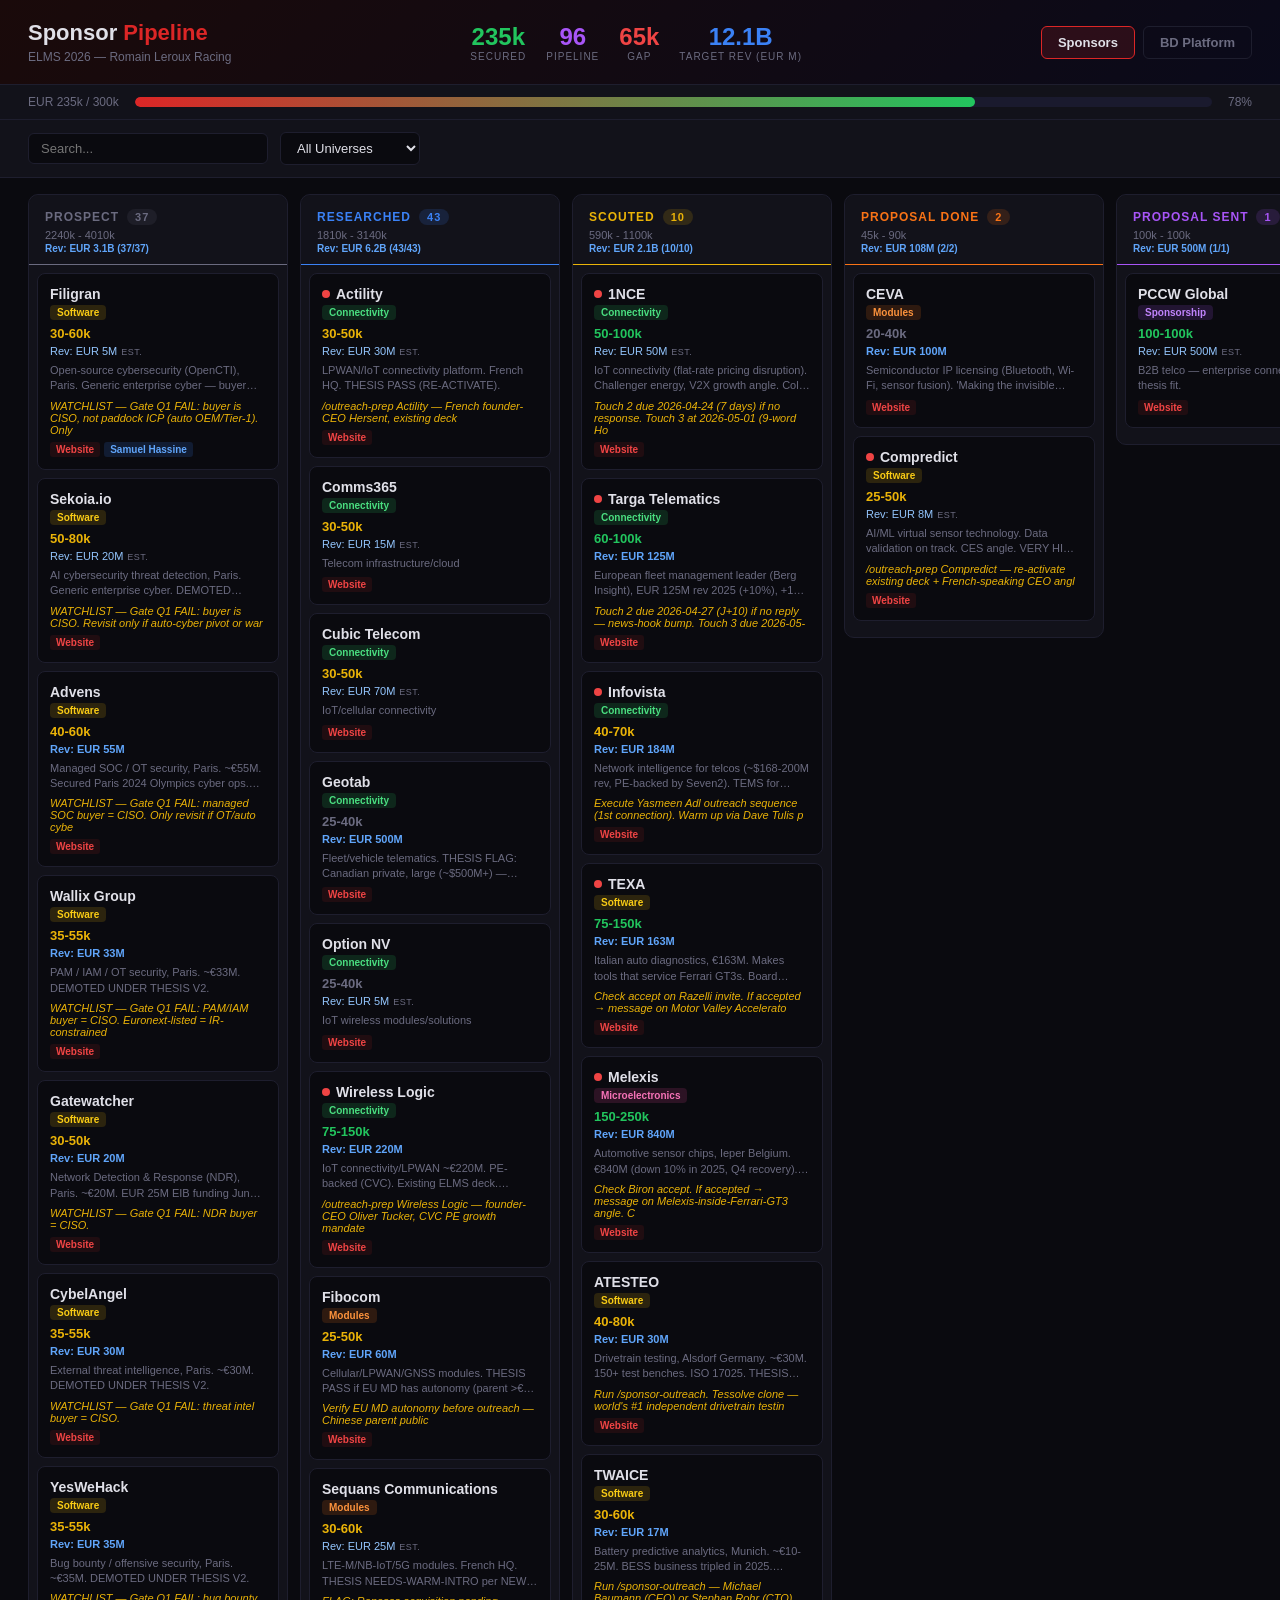
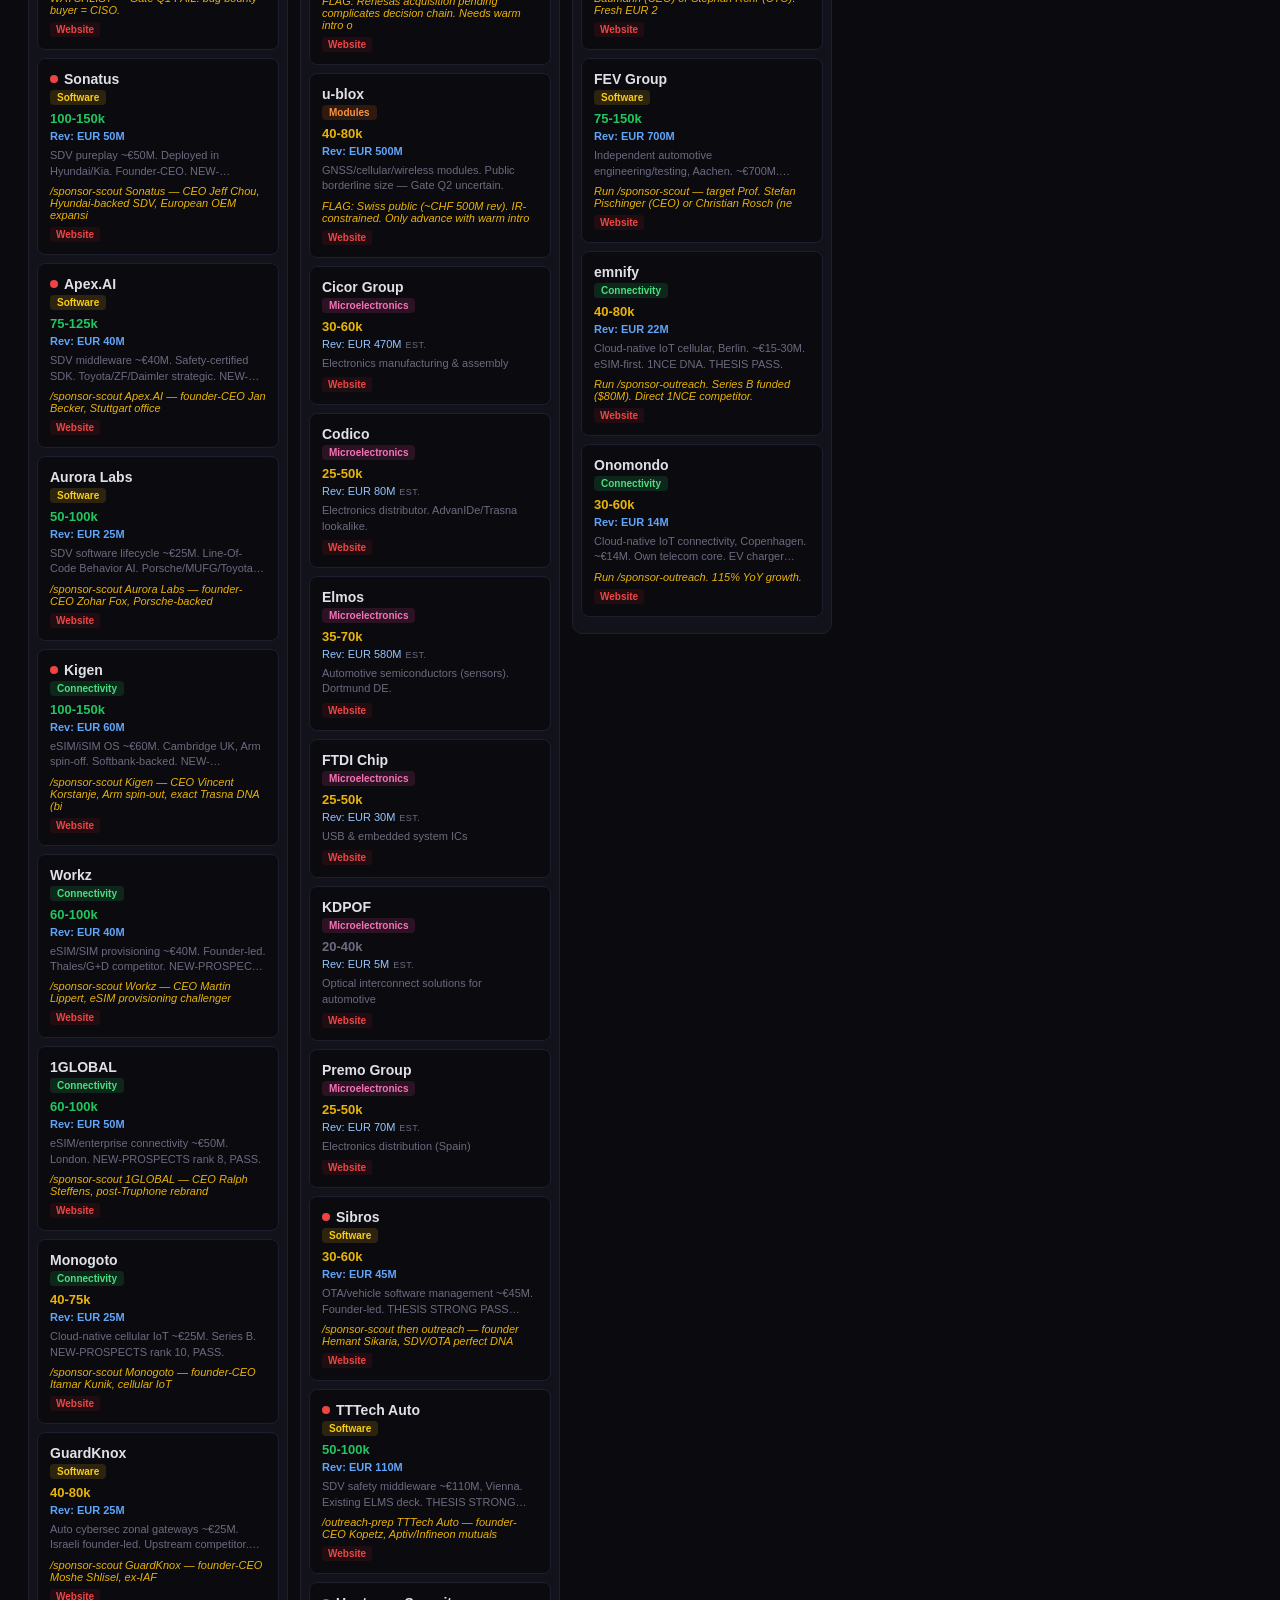
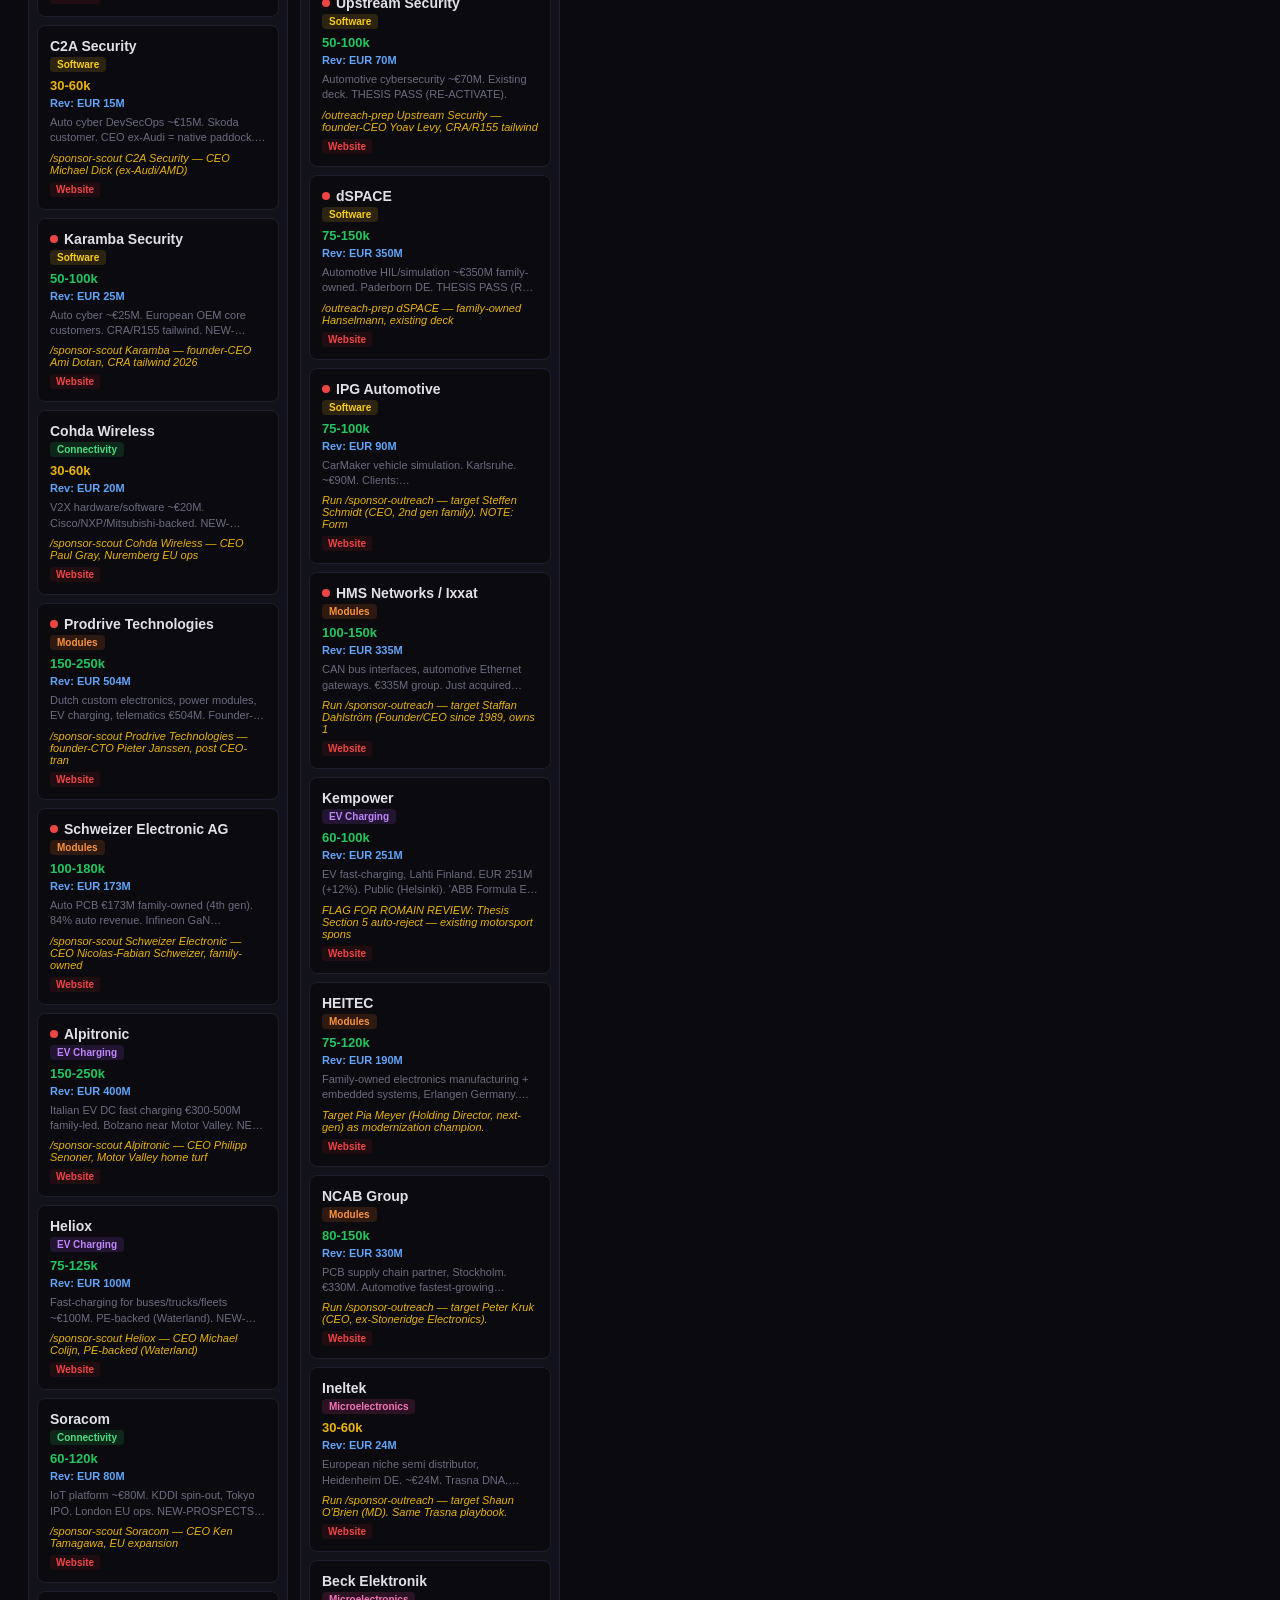
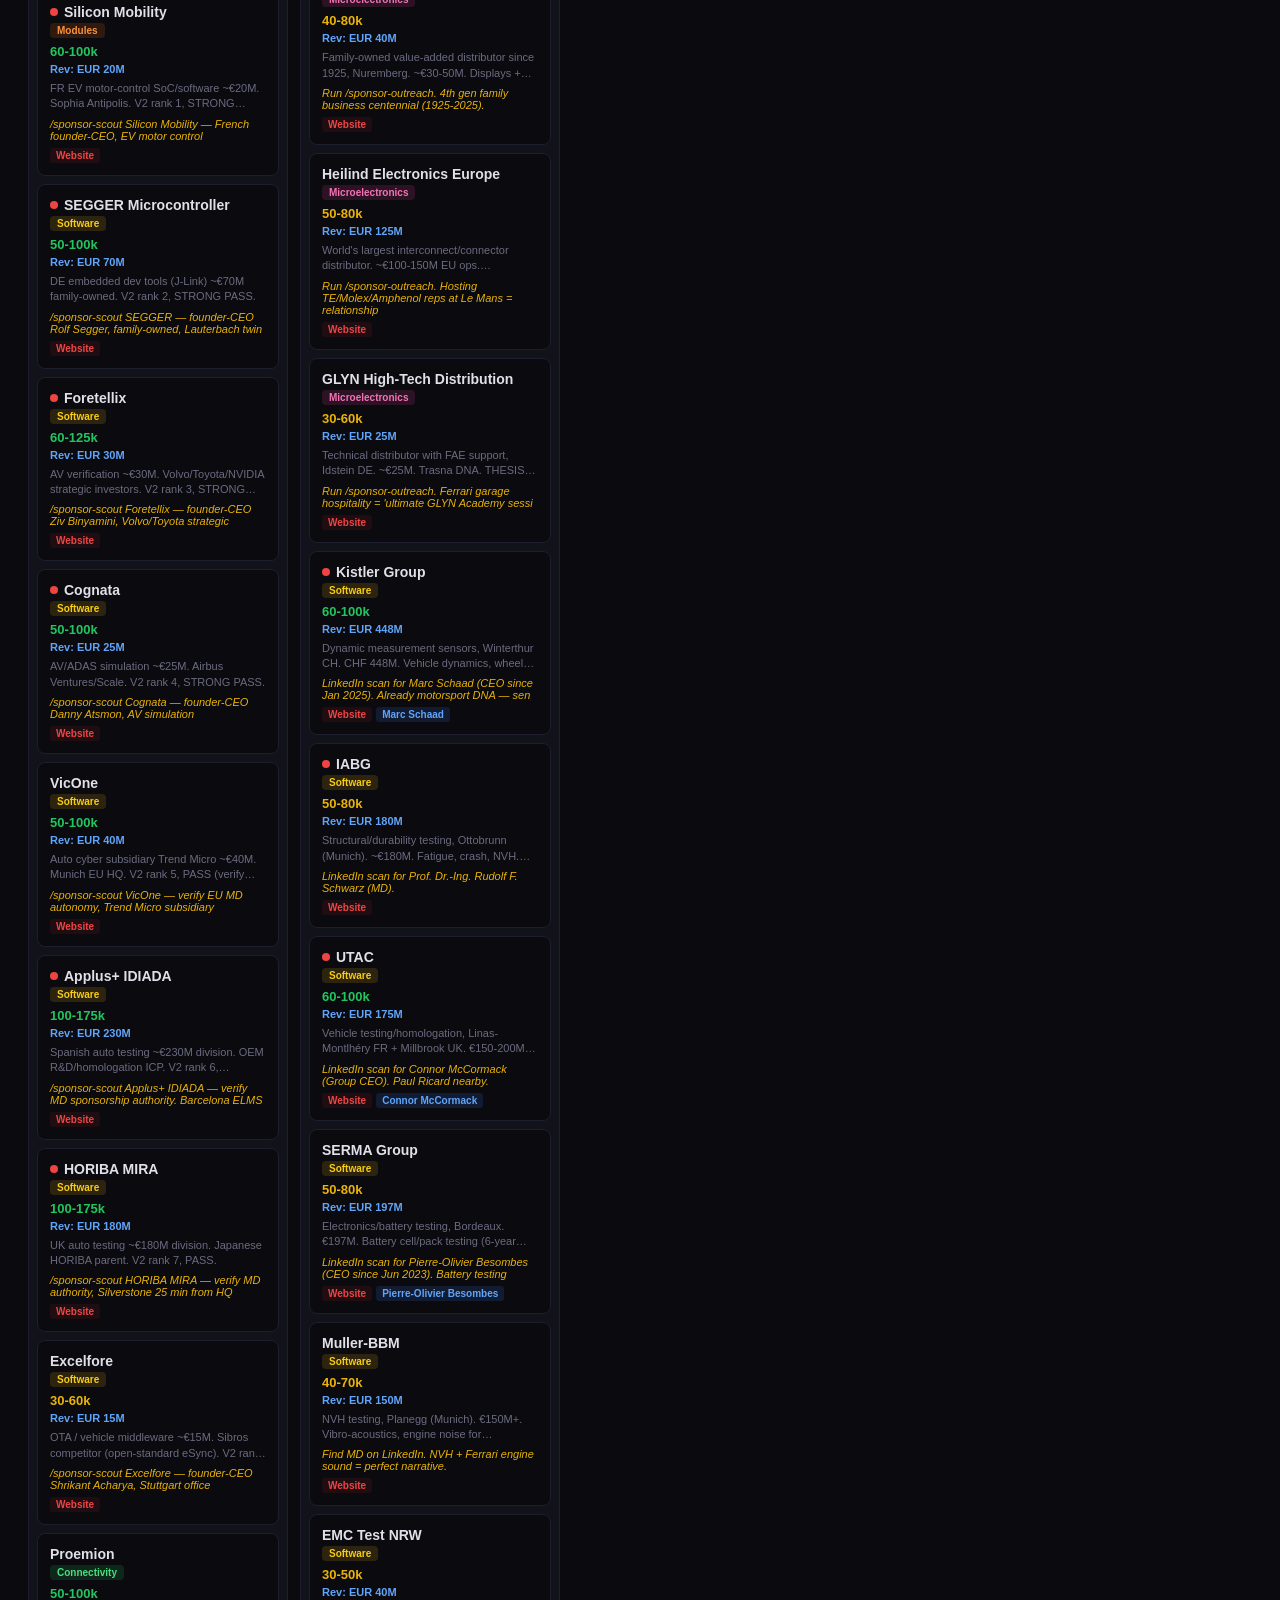
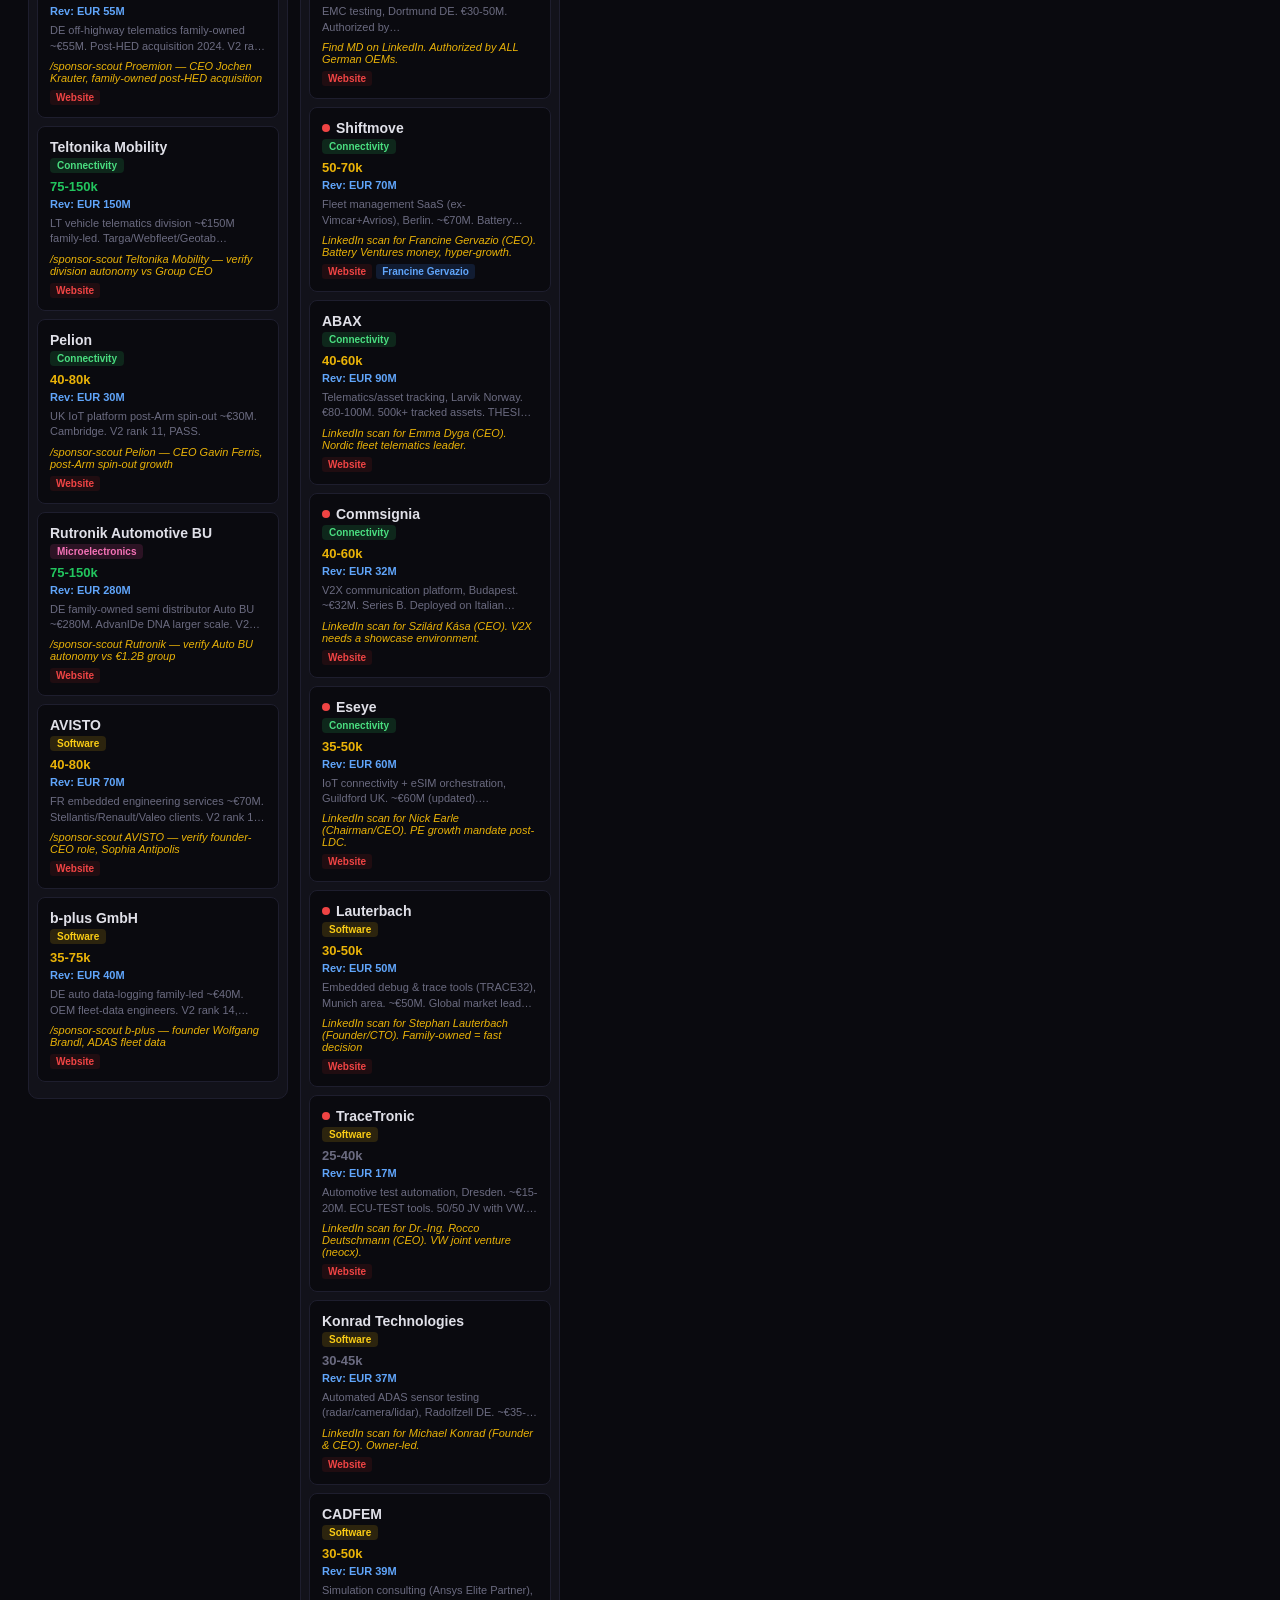
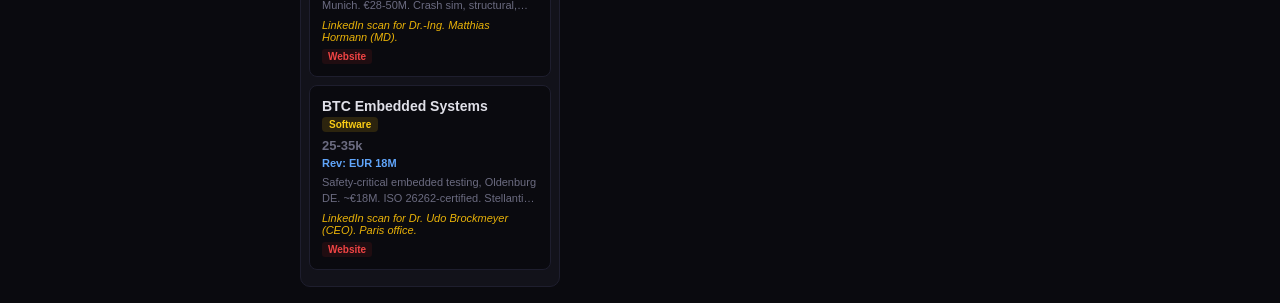
<file: index.html>
<!DOCTYPE html>
<html lang="en">
<head>
<meta charset="UTF-8">
<meta name="viewport" content="width=device-width, initial-scale=1.0">
<title>ELMS 2026 — Sponsor Pipeline</title>
<style>
:root{--bg:#0a0a0f;--card:#12121a;--border:#1e1e2e;--text:#e0e0e8;--dim:#6b6b80;--accent:#dc2626;--accent2:#ef4444;--green:#22c55e;--yellow:#eab308;--blue:#3b82f6;--purple:#a855f7;--orange:#f97316;--pink:#ec4899}
*{margin:0;padding:0;box-sizing:border-box}
body{font-family:'Inter',-apple-system,sans-serif;background:var(--bg);color:var(--text);overflow-x:auto}

.header{background:linear-gradient(135deg,#1a0a0a,#0a0a1a);border-bottom:1px solid var(--border);padding:20px 28px;display:flex;align-items:center;justify-content:space-between;flex-wrap:wrap;gap:16px}
.header h1{font-size:22px;font-weight:700}.header h1 span{color:var(--accent)}
.header-sub{color:var(--dim);font-size:12px;margin-top:4px}
.header-stats{display:flex;gap:20px;flex-wrap:wrap}
.stat{text-align:center}.stat-num{font-size:24px;font-weight:800}.stat-label{font-size:10px;color:var(--dim);text-transform:uppercase;letter-spacing:1px}
.stat-num.red{color:var(--accent2)}.stat-num.green{color:var(--green)}.stat-num.purple{color:var(--purple)}.stat-num.blue{color:var(--blue)}
.nav{display:flex;gap:8px}
.nav a{padding:8px 16px;border-radius:6px;border:1px solid var(--border);color:var(--dim);font-size:13px;font-weight:600;text-decoration:none}
.nav a.active{background:rgba(220,38,38,.15);border-color:var(--accent);color:var(--text)}

.goal-bar-wrap{padding:10px 28px;background:var(--card);border-bottom:1px solid var(--border);display:flex;align-items:center;gap:16px}
.goal-label{font-size:12px;color:var(--dim);white-space:nowrap}
.goal-bar{flex:1;height:10px;background:#1a1a2e;border-radius:5px;overflow:hidden}
.goal-fill{height:100%;border-radius:5px;background:linear-gradient(90deg,var(--accent),var(--green));transition:width .6s}

.controls{padding:12px 28px;display:flex;gap:12px;flex-wrap:wrap;align-items:center;border-bottom:1px solid var(--border);background:var(--card)}
.controls input,.controls select{background:var(--bg);color:var(--text);border:1px solid var(--border);padding:7px 12px;border-radius:6px;font-size:13px;outline:none}
.controls input:focus,.controls select:focus{border-color:var(--accent)}
.controls input{width:240px}

.board{display:flex;gap:12px;padding:16px 28px;overflow-x:auto;align-items:flex-start}
.column{min-width:260px;max-width:300px;flex:1;background:var(--card);border:1px solid var(--border);border-radius:10px;display:flex;flex-direction:column}
.column-header{padding:14px 16px 10px;border-bottom:1px solid var(--border);position:sticky;top:0;z-index:2;background:var(--card);border-radius:10px 10px 0 0}
.column-title{font-size:12px;text-transform:uppercase;letter-spacing:1px;font-weight:700;display:flex;align-items:center;gap:8px}
.column-count{font-size:11px;padding:2px 8px;border-radius:10px;font-weight:700}
.column-value{font-size:11px;color:var(--dim);margin-top:4px}
.column-body{padding:8px;flex:1;min-height:80px}
.column-body.drag-over{background:rgba(220,38,38,.06);border-radius:0 0 10px 10px}

.card{background:var(--bg);border:1px solid var(--border);border-radius:8px;padding:12px;margin-bottom:8px;cursor:grab;transition:transform .15s,box-shadow .15s,border-color .15s}
.card:hover{border-color:rgba(220,38,38,.4)}
.card.dragging{opacity:.4;transform:scale(.97)}
.card-name{font-weight:600;font-size:14px;display:flex;align-items:center;gap:6px}
.card-value{font-size:13px;font-weight:700;margin-top:6px}
.card-value.big{color:var(--green)}.card-value.medium{color:var(--yellow)}.card-value.small{color:var(--dim)}
.card-rev{font-size:11px;color:#60a5fa;margin-top:4px;font-weight:600}
.card-rev.est{color:#93c5fd;font-weight:500}
.card-rev .est-tag{font-size:9px;color:var(--dim);font-weight:400;margin-left:4px;text-transform:uppercase;letter-spacing:.5px}
.card-rev.na{color:var(--dim);font-weight:400;font-style:italic}
.column-rev{font-size:10px;color:#60a5fa;margin-top:2px;font-weight:600}
.card-notes{font-size:11px;color:var(--dim);margin-top:6px;line-height:1.4;display:-webkit-box;-webkit-line-clamp:2;-webkit-box-orient:vertical;overflow:hidden}
.card-next{font-size:11px;color:var(--yellow);margin-top:6px;font-style:italic}
.card-links{display:flex;gap:4px;margin-top:6px;flex-wrap:wrap}
.card-link{display:inline-block;font-size:10px;padding:2px 6px;border-radius:3px;background:rgba(220,38,38,.1);color:var(--accent2);text-decoration:none;font-weight:600}
.card-link:hover{background:rgba(220,38,38,.25)}
.card-link.li{background:rgba(59,130,246,.15);color:#60a5fa}
.card-link.li:hover{background:rgba(59,130,246,.3)}
.priority-dot{display:inline-block;width:8px;height:8px;border-radius:50%;background:var(--accent2)}

.tag{display:inline-block;padding:2px 7px;border-radius:4px;font-size:10px;font-weight:600;white-space:nowrap}
.tag-connectivity{background:rgba(34,197,94,.15);color:#4ade80}
.tag-modules{background:rgba(249,115,22,.15);color:#fb923c}
.tag-microelectronics{background:rgba(236,72,153,.15);color:#f472b6}
.tag-software{background:rgba(234,179,8,.15);color:#facc15}
.tag-brand{background:rgba(220,38,38,.15);color:#f87171}
.tag-sponsorship{background:rgba(168,85,247,.15);color:#c084fc}

.col-closed-won .column-header{border-bottom-color:var(--green)}.col-closed-won .column-title{color:var(--green)}.col-closed-won .column-count{background:rgba(34,197,94,.15);color:var(--green)}
.col-proposal-sent .column-header{border-bottom-color:var(--purple)}.col-proposal-sent .column-title{color:var(--purple)}.col-proposal-sent .column-count{background:rgba(168,85,247,.15);color:var(--purple)}
.col-proposal-done .column-header{border-bottom-color:var(--orange)}.col-proposal-done .column-title{color:var(--orange)}.col-proposal-done .column-count{background:rgba(249,115,22,.15);color:var(--orange)}
.col-scouted .column-header{border-bottom-color:var(--yellow)}.col-scouted .column-title{color:var(--yellow)}.col-scouted .column-count{background:rgba(234,179,8,.15);color:var(--yellow)}
.col-researched .column-header{border-bottom-color:var(--blue)}.col-researched .column-title{color:var(--blue)}.col-researched .column-count{background:rgba(59,130,246,.15);color:var(--blue)}
.col-prospect .column-header{border-bottom-color:var(--dim)}.col-prospect .column-title{color:var(--dim)}.col-prospect .column-count{background:rgba(100,100,120,.15);color:var(--dim)}

.overlay{position:fixed;inset:0;background:rgba(0,0,0,.5);z-index:900;opacity:0;pointer-events:none;transition:opacity .25s}
.overlay.open{opacity:1;pointer-events:auto}
.edit-panel{position:fixed;top:0;right:-480px;width:460px;height:100vh;background:var(--card);border-left:1px solid var(--border);z-index:901;transition:right .3s ease;overflow-y:auto;display:flex;flex-direction:column}
.edit-panel.open{right:0}
.edit-header{padding:20px 24px 16px;border-bottom:1px solid var(--border);display:flex;align-items:center;justify-content:space-between}
.edit-header h2{font-size:18px;font-weight:700}
.edit-close{background:none;border:none;color:var(--dim);font-size:24px;cursor:pointer;padding:4px 8px}
.edit-close:hover{color:var(--text)}
.edit-body{padding:20px 24px;flex:1}
.field{margin-bottom:16px}
.field label{display:block;font-size:11px;text-transform:uppercase;letter-spacing:.8px;color:var(--dim);margin-bottom:6px;font-weight:600}
.field input,.field select,.field textarea{width:100%;background:var(--bg);color:var(--text);border:1px solid var(--border);border-radius:6px;padding:9px 12px;font-size:13px;font-family:inherit;outline:none}
.field input:focus,.field select:focus,.field textarea:focus{border-color:var(--accent)}
.field textarea{resize:vertical;min-height:70px}
.field-row{display:flex;gap:12px}.field-row .field{flex:1}
.edit-footer{padding:16px 24px;border-top:1px solid var(--border);display:flex;gap:10px;justify-content:flex-end}
.btn{background:var(--accent);color:white;border:none;padding:8px 16px;border-radius:6px;cursor:pointer;font-size:13px;font-weight:600}
.btn:hover{background:var(--accent2)}
.btn-save{background:var(--green);color:#000;font-weight:700}.btn-save:hover{background:#16a34a}
</style>
</head>
<body>
<div class="header">
  <div>
    <h1>Sponsor <span>Pipeline</span></h1>
    <div class="header-sub">ELMS 2026 — Romain Leroux Racing</div>
  </div>
  <div class="header-stats">
    <div class="stat"><div class="stat-num green" id="s-won">0</div><div class="stat-label">Secured</div></div>
    <div class="stat"><div class="stat-num purple" id="s-pipe">0</div><div class="stat-label">Pipeline</div></div>
    <div class="stat"><div class="stat-num red" id="s-gap">140k</div><div class="stat-label">Gap</div></div>
    <div class="stat"><div class="stat-num blue" id="s-rev">0</div><div class="stat-label">Target Rev (EUR M)</div></div>
  </div>
  <div class="nav">
    <a href="index.html" class="active">Sponsors</a>
    <a href="bd.html">BD Platform</a>
  </div>
</div>
<div class="goal-bar-wrap">
  <span class="goal-label" id="goal-text">EUR 160k / 300k</span>
  <div class="goal-bar"><div class="goal-fill" id="goal-fill" style="width:53%"></div></div>
  <span class="goal-label" id="goal-pct">53%</span>
</div>
<div class="controls">
  <input type="text" id="search" placeholder="Search..." oninput="render()">
  <select id="f-universe" onchange="render()"><option value="">All Universes</option></select>
</div>

<div class="board" id="board"></div>

<div class="overlay" id="overlay" onclick="closePanel()"></div>
<div class="edit-panel" id="edit-panel">
  <div class="edit-header"><h2 id="ep-title">Edit</h2><button class="edit-close" onclick="closePanel()">x</button></div>
  <div class="edit-body" id="ep-body"></div>
  <div class="edit-footer"><button class="btn" style="background:#dc2626;margin-right:auto" onclick="deleteCard()">Delete</button><button class="btn" onclick="closePanel()">Cancel</button><button class="btn btn-save" onclick="saveCard()">Save</button></div>
</div>

<script src="sp-data.js"></script>
<script>
const LS='elms-sp-v2';
let data=JSON.parse(localStorage.getItem(LS))||SPONSOR_DATA;
// Migrate: hydrate revenueM / revenueEstimate from sp-data.js when local cache is stale
(function(){
  const srcMap={};
  SPONSOR_DATA.companies.forEach(c=>{srcMap[c.id]=c});
  let touched=false;
  data.companies.forEach(c=>{
    const src=srcMap[c.id];if(!src)return;
    if(!('revenueM' in c)){c.revenueM=src.revenueM!==undefined?src.revenueM:null;touched=true}
    if(!('revenueEstimate' in c) && src.revenueEstimate){c.revenueEstimate=true;touched=true}
    // If local has null revenue but sp-data now has a value (estimate), adopt it
    if(c.revenueM==null && src.revenueM!=null){c.revenueM=src.revenueM;if(src.revenueEstimate)c.revenueEstimate=true;touched=true}
  });
  if(touched){localStorage.setItem(LS,JSON.stringify(data))}
})();
const COLS=[
  {id:'prospect',label:'Prospect'},
  {id:'researched',label:'Researched'},
  {id:'scouted',label:'Scouted'},
  {id:'proposal-done',label:'Proposal Done'},
  {id:'proposal-sent',label:'Proposal Sent'},
  {id:'closed-won',label:'Closed Won'}
];
let editId=null;

function save(){data.lastModified=new Date().toISOString();localStorage.setItem(LS,JSON.stringify(data))}

function universeTag(u){
  const m={'Connectivity':'tag-connectivity','Modules':'tag-modules','Microelectronics':'tag-microelectronics','Software':'tag-software','Brand Ambassador':'tag-brand','Sponsorship':'tag-sponsorship'};
  return '<span class="tag '+(m[u]||'tag-sponsorship')+'">'+u+'</span>';
}
function valClass(v){return v>=100000?'big':v>=50000?'medium':'small'}

function init(){
  const us=[...new Set(data.companies.map(c=>c.universe))].sort();
  document.getElementById('f-universe').innerHTML='<option value="">All Universes</option>'+us.map(u=>'<option>'+u+'</option>').join('');
  render();
}

function getFiltered(){
  let list=[...data.companies];
  const q=document.getElementById('search').value.toLowerCase();
  if(q) list=list.filter(c=>(c.name||'').toLowerCase().includes(q)||(c.notes||'').toLowerCase().includes(q));
  const u=document.getElementById('f-universe').value;
  if(u) list=list.filter(c=>c.universe===u);
  return list;
}

function fmtRev(m){return m==null?'&mdash;':(m>=1000?(m/1000).toFixed(1)+'B':m+'M')}

function render(){
  const list=getFiltered();
  const won=data.companies.filter(c=>c.status==='closed-won');
  const secured=won.reduce((a,c)=>a+(c.valueLow||0),0);
  document.getElementById('s-won').textContent=Math.round(secured/1000)+'k';
  document.getElementById('s-pipe').textContent=data.companies.length;
  const gap=Math.max(0,300000-secured);
  document.getElementById('s-gap').textContent=Math.round(gap/1000)+'k';
  const pct=Math.round(secured/300000*100);
  document.getElementById('goal-fill').style.width=pct+'%';
  document.getElementById('goal-pct').textContent=pct+'%';
  document.getElementById('goal-text').textContent='EUR '+Math.round(secured/1000)+'k / 300k';

  // Total revenue of all companies currently targeted (everything NOT closed-won)
  const targets=data.companies.filter(c=>c.status!=='closed-won');
  const totalRev=targets.reduce((a,c)=>a+(c.revenueM||0),0);
  const knownRev=targets.filter(c=>c.revenueM!=null).length;
  document.getElementById('s-rev').textContent=fmtRev(totalRev);
  document.getElementById('s-rev').title=knownRev+' of '+targets.length+' targets have disclosed revenue';

  const board=document.getElementById('board');
  board.innerHTML=COLS.map(col=>{
    const cards=list.filter(c=>c.status===col.id);
    const lo=cards.reduce((a,c)=>a+(c.valueLow||0),0);
    const hi=cards.reduce((a,c)=>a+(c.valueHigh||0),0);
    const colRev=cards.reduce((a,c)=>a+(c.revenueM||0),0);
    const colRevKnown=cards.filter(c=>c.revenueM!=null).length;
    return '<div class="column col-'+col.id+'" data-status="'+col.id+'"><div class="column-header"><div class="column-title">'+col.label+' <span class="column-count">'+cards.length+'</span></div><div class="column-value">'+Math.round(lo/1000)+'k - '+Math.round(hi/1000)+'k</div>'+(colRev>0?'<div class="column-rev">Rev: EUR '+fmtRev(colRev)+' ('+colRevKnown+'/'+cards.length+')</div>':'')+'</div><div class="column-body" ondragover="dragOver(event)" ondrop="drop(event,\''+col.id+'\')">'+cards.map(c=>'<div class="card" draggable="true" ondragstart="dragStart(event,\''+c.id+'\')" onclick="openPanel(\''+c.id+'\')"><div class="card-name">'+(c.highPriority?'<span class="priority-dot"></span>':'')+c.name+'</div><div class="card-universe">'+universeTag(c.universe)+'</div><div class="card-value '+valClass(c.valueHigh)+'">'+(c.valueLow/1000)+'-'+(c.valueHigh/1000)+'k</div><div class="card-rev'+(c.revenueM==null?' na':(c.revenueEstimate?' est':''))+'">Rev: '+(c.revenueM==null?'not disclosed':'EUR '+fmtRev(c.revenueM))+(c.revenueEstimate?'<span class="est-tag">est.</span>':'')+'</div><div class="card-notes">'+(c.notes||'').substring(0,100)+'</div>'+(c.nextAction?'<div class="card-next">'+c.nextAction.substring(0,80)+'</div>':'')+'<div class="card-links">'+(c.website?'<a class="card-link" href="'+c.website+'" target="_blank" onclick="event.stopPropagation()">Website</a>':'')+(c.linkedinUrl?'<a class="card-link li" href="'+c.linkedinUrl+'" target="_blank" onclick="event.stopPropagation()">'+c.linkedinName+'</a>':'')+'</div></div>').join('')+'</div></div>';
  }).join('');
}

let dragId=null;
function dragStart(e,id){dragId=id;e.target.classList.add('dragging');e.dataTransfer.effectAllowed='move'}
function dragOver(e){e.preventDefault();e.currentTarget.classList.add('drag-over')}
function drop(e,status){
  e.preventDefault();e.currentTarget.classList.remove('drag-over');
  if(!dragId)return;
  const c=data.companies.find(x=>x.id===dragId);
  if(c){c.status=status;save();render()}
  dragId=null;
}
document.addEventListener('dragend',()=>{document.querySelectorAll('.drag-over').forEach(el=>el.classList.remove('drag-over'));document.querySelectorAll('.dragging').forEach(el=>el.classList.remove('dragging'))});

function openPanel(id){
  editId=id;
  const c=data.companies.find(x=>x.id===id);if(!c)return;
  document.getElementById('ep-title').textContent=c.name;
  document.getElementById('ep-body').innerHTML=`
    <div class="field"><label>Status</label><select id="ed-status">${COLS.map(col=>'<option value="'+col.id+'"'+(c.status===col.id?' selected':'')+'>'+col.label+'</option>').join('')}</select></div>
    <div class="field"><label>Universe</label><input id="ed-universe" value="${c.universe||''}"></div>
    ${c.website?'<div class="field"><label>Website</label><a href="'+c.website+'" target="_blank" style="color:var(--accent);font-size:13px">'+c.website+'</a></div>':''}
    <div class="field-row"><div class="field"><label>Value Low</label><input id="ed-lo" type="number" value="${c.valueLow||0}"></div><div class="field"><label>Value High</label><input id="ed-hi" type="number" value="${c.valueHigh||0}"></div><div class="field"><label>Revenue (EUR M)</label><input id="ed-rev" type="number" placeholder="not disclosed" value="${c.revenueM==null?'':c.revenueM}"><label style="display:flex;align-items:center;gap:6px;margin-top:6px;font-size:11px;color:var(--dim);text-transform:none;letter-spacing:0"><input id="ed-rev-est" type="checkbox" style="width:auto" ${c.revenueEstimate?'checked':''}>estimate</label></div></div>
    <div class="field"><label>Next Action</label><textarea id="ed-next">${c.nextAction||''}</textarea></div>
    <div class="field"><label>Notes</label><textarea id="ed-notes" style="min-height:100px">${c.notes||''}</textarea></div>
  `;
  document.getElementById('overlay').classList.add('open');
  document.getElementById('edit-panel').classList.add('open');
}
function closePanel(){document.getElementById('overlay').classList.remove('open');document.getElementById('edit-panel').classList.remove('open');editId=null}
function deleteCard(){if(!editId)return;if(!confirm('Delete this company from the pipeline?'))return;data.companies=data.companies.filter(c=>c.id!==editId);save();render();closePanel()}
function saveCard(){
  const c=data.companies.find(x=>x.id===editId);if(!c)return;
  c.status=document.getElementById('ed-status').value;
  c.universe=document.getElementById('ed-universe').value;
  c.valueLow=parseInt(document.getElementById('ed-lo').value)||0;
  c.valueHigh=parseInt(document.getElementById('ed-hi').value)||0;
  const revRaw=document.getElementById('ed-rev').value.trim();
  c.revenueM=revRaw===''?null:(parseFloat(revRaw)||null);
  c.revenueEstimate=c.revenueM!=null && document.getElementById('ed-rev-est').checked;
  c.nextAction=document.getElementById('ed-next').value;
  c.notes=document.getElementById('ed-notes').value;
  save();render();closePanel();
}
document.addEventListener('keydown',e=>{if(e.key==='Escape')closePanel()});
init();
</script>
</body>
</html>
</file>
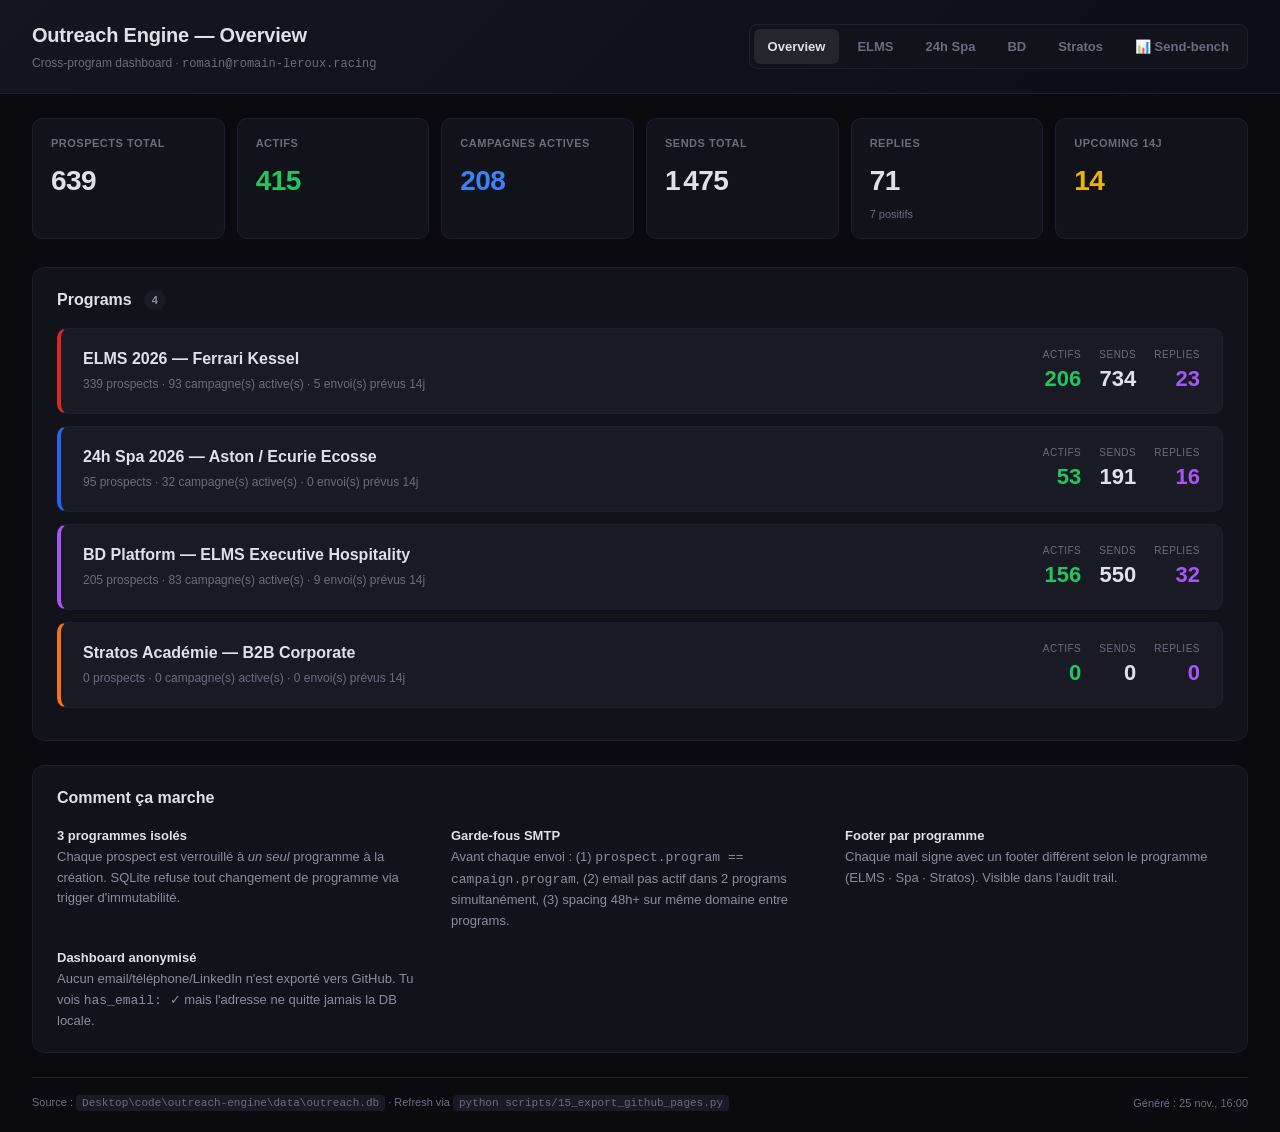
<file: outreach/index.html>
<!DOCTYPE html>
<html lang="fr">
<head>
<meta charset="UTF-8">
<meta name="viewport" content="width=device-width, initial-scale=1.0">
<title>Outreach Engine — Overview</title>
<link rel="stylesheet" href="_shared.css">
</head>
<body>

<div class="header">
  <div>
    <h1><span class="accent-multi">Outreach Engine</span> — Overview</h1>
    <div class="header-sub">Cross-program dashboard · <code>romain@romain-leroux.racing</code></div>
  </div>
  <div class="nav">
    <a class="active overview" href="index.html">Overview</a>
    <a href="elms.html">ELMS</a>
    <a href="spa.html">24h Spa</a>
    <a href="bd.html">BD</a>
    <a href="stratos.html">Stratos</a>
    <a href="send-bench.html">📊 Send-bench</a>
  </div>
</div>

<div class="container">

  <div id="totals" class="kpis"></div>

  <section class="block">
    <h2>Programs <span class="count" id="program-count">—</span></h2>
    <div id="programs"></div>
  </section>

  <section class="block">
    <h2>Comment ça marche</h2>
    <div style="display:grid;grid-template-columns:repeat(auto-fit,minmax(280px,1fr));gap:16px;font-size:13px;line-height:1.6;color:var(--muted)">
      <div>
        <strong style="color:var(--text)">3 programmes isolés</strong><br>
        Chaque prospect est verrouillé à <em>un seul</em> programme à la création. SQLite refuse tout changement de programme via trigger d'immutabilité.
      </div>
      <div>
        <strong style="color:var(--text)">Garde-fous SMTP</strong><br>
        Avant chaque envoi : (1) <code>prospect.program == campaign.program</code>, (2) email pas actif dans 2 programs simultanément, (3) spacing 48h+ sur même domaine entre programs.
      </div>
      <div>
        <strong style="color:var(--text)">Footer par programme</strong><br>
        Chaque mail signe avec un footer différent selon le programme (ELMS · Spa · Stratos). Visible dans l'audit trail.
      </div>
      <div>
        <strong style="color:var(--text)">Dashboard anonymisé</strong><br>
        Aucun email/téléphone/LinkedIn n'est exporté vers GitHub. Tu vois <code>has_email: ✓</code> mais l'adresse ne quitte jamais la DB locale.
      </div>
    </div>
  </section>

  <footer class="meta">
    <span>Source : <code>Desktop\code\outreach-engine\data\outreach.db</code> · Refresh via <code>python scripts/15_export_github_pages.py</code></span>
    <span id="generated">…</span>
  </footer>

</div>

<script src="_shared.js"></script>
<script src="../bd-data.js"></script>
<script>
(async () => {
  const d = await loadJSON('data/overview.json');
  document.getElementById('generated').textContent = 'Généré : ' + fmtDateTime(d.generated_at);

  // BD now comes live from the engine (overview.json includes BD_ELMS_HOSPITALITY).
  // The old static bd-data.js injection was removed to avoid double-counting.

  const t = d.totals;
  document.getElementById('totals').innerHTML = `
    <div class="kpi"><div class="kpi-label">Prospects total</div><div class="kpi-value">${fmtNum(t.prospects_total)}</div></div>
    <div class="kpi green"><div class="kpi-label">Actifs</div><div class="kpi-value">${fmtNum(t.prospects_active)}</div></div>
    <div class="kpi blue"><div class="kpi-label">Campagnes actives</div><div class="kpi-value">${fmtNum(t.campaigns_active)}</div></div>
    <div class="kpi"><div class="kpi-label">Sends total</div><div class="kpi-value">${fmtNum(t.sends_total)}</div></div>
    <div class="kpi"><div class="kpi-label">Replies</div><div class="kpi-value">${fmtNum(t.replies_total)}</div><div class="kpi-sub">${t.replies_positive} positifs</div></div>
    <div class="kpi yellow"><div class="kpi-label">Upcoming 14j</div><div class="kpi-value">${fmtNum(t.upcoming_14d)}</div></div>
  `;

  document.getElementById('program-count').textContent = d.programs.length;
  const programLink = {
    'ELMS_SPONSORS': 'elms.html',
    'SPA_24H': 'spa.html',
    'STRATOS_B2B': 'stratos.html',
    'BD_ELMS_HOSPITALITY': 'bd.html',
  };
  const programClass = {
    'ELMS_SPONSORS': 'elms',
    'SPA_24H': 'spa',
    'STRATOS_B2B': 'stratos',
    'BD_ELMS_HOSPITALITY': 'bd',
  };
  const html = d.programs.map(p => {
    const k = p.kpis;
    const cls = programClass[p.program] || '';
    return `
      <a href="${programLink[p.program]}" style="display:block;text-decoration:none;color:inherit;margin-bottom:12px">
        <div style="background:var(--bg3);border:1px solid var(--line);border-radius:10px;padding:18px 22px;border-left:4px solid var(--${cls});transition:all 0.15s">
          <div style="display:flex;justify-content:space-between;align-items:start;gap:16px;flex-wrap:wrap">
            <div>
              <div style="font-size:16px;font-weight:700;margin-bottom:4px">${p.label}</div>
              <div style="color:var(--dim);font-size:12px">
                ${k.prospects_total} prospects · ${k.campaigns_active} campagne(s) active(s) · ${k.upcoming_14d} envoi(s) prévus 14j
              </div>
            </div>
            <div style="display:flex;gap:18px">
              <div style="text-align:right">
                <div style="color:var(--dim);font-size:10px;text-transform:uppercase;letter-spacing:0.5px">Actifs</div>
                <div style="font-size:22px;font-weight:800;color:var(--green)">${k.prospects_active}</div>
              </div>
              <div style="text-align:right">
                <div style="color:var(--dim);font-size:10px;text-transform:uppercase;letter-spacing:0.5px">Sends</div>
                <div style="font-size:22px;font-weight:800">${k.sends_total}</div>
              </div>
              <div style="text-align:right">
                <div style="color:var(--dim);font-size:10px;text-transform:uppercase;letter-spacing:0.5px">Replies</div>
                <div style="font-size:22px;font-weight:800;color:var(--purple)">${k.replies_total}</div>
              </div>
            </div>
          </div>
        </div>
      </a>
    `;
  }).join('');
  document.getElementById('programs').innerHTML = html;
})().catch(err => {
  document.body.insertAdjacentHTML('beforeend',
    `<div class="container"><div class="empty"><div class="big">⚠</div>Erreur de chargement : ${err.message}</div></div>`);
});
</script>

</body>
</html>
</file>
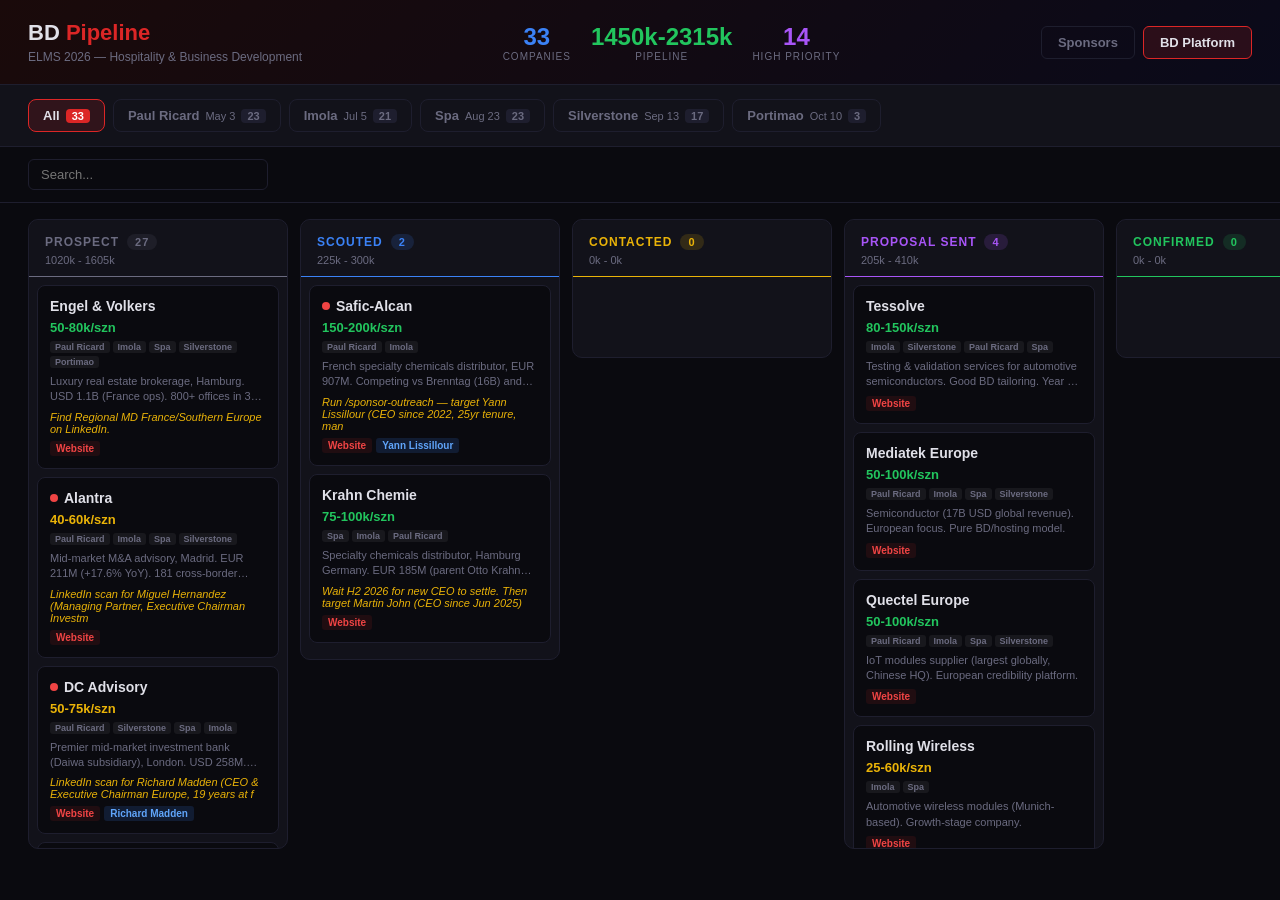
<file: bd.html>
<!DOCTYPE html>
<html lang="en">
<head>
<meta charset="UTF-8">
<meta name="viewport" content="width=device-width, initial-scale=1.0">
<title>ELMS 2026 — BD Pipeline</title>
<style>
:root{--bg:#0a0a0f;--card:#12121a;--border:#1e1e2e;--text:#e0e0e8;--dim:#6b6b80;--accent:#dc2626;--accent2:#ef4444;--green:#22c55e;--yellow:#eab308;--blue:#3b82f6;--purple:#a855f7;--orange:#f97316;--pink:#ec4899}
*{margin:0;padding:0;box-sizing:border-box}
body{font-family:'Inter',-apple-system,sans-serif;background:var(--bg);color:var(--text);overflow-x:auto}

.header{background:linear-gradient(135deg,#1a0a0a,#0a0a1a);border-bottom:1px solid var(--border);padding:20px 28px;display:flex;align-items:center;justify-content:space-between;flex-wrap:wrap;gap:16px}
.header h1{font-size:22px;font-weight:700}.header h1 span{color:var(--accent)}
.header-sub{color:var(--dim);font-size:12px;margin-top:4px}
.header-stats{display:flex;gap:20px;flex-wrap:wrap}
.stat{text-align:center}.stat-num{font-size:24px;font-weight:800}.stat-label{font-size:10px;color:var(--dim);text-transform:uppercase;letter-spacing:1px}
.stat-num.green{color:var(--green)}.stat-num.blue{color:var(--blue)}.stat-num.yellow{color:var(--yellow)}.stat-num.purple{color:var(--purple)}
.nav{display:flex;gap:8px}
.nav a{padding:8px 16px;border-radius:6px;border:1px solid var(--border);color:var(--dim);font-size:13px;font-weight:600;text-decoration:none}
.nav a.active{background:rgba(220,38,38,.15);border-color:var(--accent);color:var(--text)}

.event-bar{padding:14px 28px;display:flex;gap:8px;flex-wrap:wrap;border-bottom:1px solid var(--border);background:var(--card)}
.ev-btn{padding:8px 14px;border-radius:8px;border:1px solid var(--border);background:transparent;color:var(--dim);cursor:pointer;font-size:13px;font-weight:600;transition:.2s;display:flex;align-items:center;gap:6px}
.ev-btn:hover{border-color:var(--accent);color:var(--text)}
.ev-btn.active{background:rgba(220,38,38,.15);border-color:var(--accent);color:var(--text)}
.ev-btn .cnt{background:var(--border);padding:1px 6px;border-radius:4px;font-size:11px}
.ev-btn.active .cnt{background:var(--accent);color:white}
.ev-date{font-size:11px;color:var(--dim);font-weight:400}

.controls{padding:12px 28px;display:flex;gap:12px;flex-wrap:wrap;align-items:center;border-bottom:1px solid var(--border)}
.controls input{background:var(--bg);color:var(--text);border:1px solid var(--border);padding:7px 12px;border-radius:6px;font-size:13px;outline:none;width:240px}
.controls input:focus{border-color:var(--accent)}

.board{display:flex;gap:12px;padding:16px 28px;overflow-x:auto;min-height:calc(100vh - 260px);align-items:flex-start}
.column{min-width:260px;max-width:300px;flex:1;background:var(--card);border:1px solid var(--border);border-radius:10px;display:flex;flex-direction:column;max-height:calc(100vh - 270px)}
.column-header{padding:14px 16px 10px;border-bottom:1px solid var(--border);position:sticky;top:0;z-index:2;background:var(--card);border-radius:10px 10px 0 0}
.column-title{font-size:12px;text-transform:uppercase;letter-spacing:1px;font-weight:700;display:flex;align-items:center;gap:8px}
.column-count{font-size:11px;padding:2px 8px;border-radius:10px;font-weight:700}
.column-value{font-size:11px;color:var(--dim);margin-top:4px}
.column-body{padding:8px;overflow-y:auto;flex:1;min-height:80px}
.column-body.drag-over{background:rgba(220,38,38,.06);border-radius:0 0 10px 10px}

.card{background:var(--bg);border:1px solid var(--border);border-radius:8px;padding:12px;margin-bottom:8px;cursor:grab;transition:transform .15s,box-shadow .15s,border-color .15s}
.card:hover{border-color:rgba(220,38,38,.4)}
.card.dragging{opacity:.4;transform:scale(.97)}
.card-name{font-weight:600;font-size:14px;display:flex;align-items:center;gap:6px}
.card-value{font-size:13px;font-weight:700;margin-top:6px}
.card-value.big{color:var(--green)}.card-value.medium{color:var(--yellow)}.card-value.small{color:var(--dim)}
.card-notes{font-size:11px;color:var(--dim);margin-top:6px;line-height:1.4;display:-webkit-box;-webkit-line-clamp:2;-webkit-box-orient:vertical;overflow:hidden}
.card-next{font-size:11px;color:var(--yellow);margin-top:6px;font-style:italic}
.card-links{display:flex;gap:4px;margin-top:6px;flex-wrap:wrap}
.card-link{display:inline-block;font-size:10px;padding:2px 6px;border-radius:3px;background:rgba(220,38,38,.1);color:var(--accent2);text-decoration:none;font-weight:600}
.card-link:hover{background:rgba(220,38,38,.25)}
.card-link.li{background:rgba(59,130,246,.15);color:#60a5fa}
.card-link.li:hover{background:rgba(59,130,246,.3)}
.card-events{display:flex;gap:3px;flex-wrap:wrap;margin-top:6px}
.ev-tag{display:inline-block;padding:1px 5px;border-radius:3px;font-size:9px;font-weight:600;background:rgba(255,255,255,.06);color:var(--dim)}
.ev-tag.hl{background:rgba(220,38,38,.15);color:var(--accent2)}
.priority-dot{display:inline-block;width:8px;height:8px;border-radius:50%;background:var(--accent2)}

.col-prospect .column-header{border-bottom-color:var(--dim)}.col-prospect .column-title{color:var(--dim)}.col-prospect .column-count{background:rgba(100,100,120,.15);color:var(--dim)}
.col-scouted .column-header{border-bottom-color:var(--blue)}.col-scouted .column-title{color:var(--blue)}.col-scouted .column-count{background:rgba(59,130,246,.15);color:var(--blue)}
.col-contacted .column-header{border-bottom-color:var(--yellow)}.col-contacted .column-title{color:var(--yellow)}.col-contacted .column-count{background:rgba(234,179,8,.15);color:var(--yellow)}
.col-proposal-sent .column-header{border-bottom-color:var(--purple)}.col-proposal-sent .column-title{color:var(--purple)}.col-proposal-sent .column-count{background:rgba(168,85,247,.15);color:var(--purple)}
.col-confirmed .column-header{border-bottom-color:var(--green)}.col-confirmed .column-title{color:var(--green)}.col-confirmed .column-count{background:rgba(34,197,94,.15);color:var(--green)}

.overlay{position:fixed;inset:0;background:rgba(0,0,0,.5);z-index:900;opacity:0;pointer-events:none;transition:opacity .25s}
.overlay.open{opacity:1;pointer-events:auto}
.edit-panel{position:fixed;top:0;right:-480px;width:460px;height:100vh;background:var(--card);border-left:1px solid var(--border);z-index:901;transition:right .3s ease;overflow-y:auto;display:flex;flex-direction:column}
.edit-panel.open{right:0}
.edit-header{padding:20px 24px 16px;border-bottom:1px solid var(--border);display:flex;align-items:center;justify-content:space-between}
.edit-header h2{font-size:18px;font-weight:700}
.edit-close{background:none;border:none;color:var(--dim);font-size:24px;cursor:pointer;padding:4px 8px}
.edit-close:hover{color:var(--text)}
.edit-body{padding:20px 24px;flex:1}
.field{margin-bottom:16px}
.field label{display:block;font-size:11px;text-transform:uppercase;letter-spacing:.8px;color:var(--dim);margin-bottom:6px;font-weight:600}
.field input,.field select,.field textarea{width:100%;background:var(--bg);color:var(--text);border:1px solid var(--border);border-radius:6px;padding:9px 12px;font-size:13px;font-family:inherit;outline:none}
.field input:focus,.field select:focus,.field textarea:focus{border-color:var(--accent)}
.field textarea{resize:vertical;min-height:70px}
.field-row{display:flex;gap:12px}.field-row .field{flex:1}
.edit-footer{padding:16px 24px;border-top:1px solid var(--border);display:flex;gap:10px;justify-content:flex-end}
.btn{background:var(--accent);color:white;border:none;padding:8px 16px;border-radius:6px;cursor:pointer;font-size:13px;font-weight:600}
.btn:hover{background:var(--accent2)}
.btn-save{background:var(--green);color:#000;font-weight:700}.btn-save:hover{background:#16a34a}
</style>
</head>
<body>
<div class="header">
  <div>
    <h1>BD <span>Pipeline</span></h1>
    <div class="header-sub">ELMS 2026 — Hospitality & Business Development</div>
  </div>
  <div class="header-stats">
    <div class="stat"><div class="stat-num blue" id="s-total">0</div><div class="stat-label">Companies</div></div>
    <div class="stat"><div class="stat-num green" id="s-value">0</div><div class="stat-label">Pipeline</div></div>
    <div class="stat"><div class="stat-num purple" id="s-hp">0</div><div class="stat-label">High Priority</div></div>
  </div>
  <div class="nav">
    <a href="index.html">Sponsors</a>
    <a href="bd.html" class="active">BD Platform</a>
  </div>
</div>
<div class="event-bar">
  <button class="ev-btn active" data-ev="all" onclick="filterEv('all')">All <span class="cnt" id="cnt-all">0</span></button>
  <button class="ev-btn" data-ev="paul-ricard" onclick="filterEv('paul-ricard')">Paul Ricard <span class="ev-date">May 3</span> <span class="cnt" id="cnt-paul-ricard">0</span></button>
  <button class="ev-btn" data-ev="imola" onclick="filterEv('imola')">Imola <span class="ev-date">Jul 5</span> <span class="cnt" id="cnt-imola">0</span></button>
  <button class="ev-btn" data-ev="spa" onclick="filterEv('spa')">Spa <span class="ev-date">Aug 23</span> <span class="cnt" id="cnt-spa">0</span></button>
  <button class="ev-btn" data-ev="silverstone" onclick="filterEv('silverstone')">Silverstone <span class="ev-date">Sep 13</span> <span class="cnt" id="cnt-silverstone">0</span></button>
  <button class="ev-btn" data-ev="portimao" onclick="filterEv('portimao')">Portimao <span class="ev-date">Oct 10</span> <span class="cnt" id="cnt-portimao">0</span></button>
</div>
<div class="controls">
  <input type="text" id="search" placeholder="Search..." oninput="render()">
</div>

<div class="board" id="board"></div>

<div class="overlay" id="overlay" onclick="closePanel()"></div>
<div class="edit-panel" id="edit-panel">
  <div class="edit-header"><h2 id="ep-title">Edit</h2><button class="edit-close" onclick="closePanel()">x</button></div>
  <div class="edit-body" id="ep-body"></div>
  <div class="edit-footer"><button class="btn" style="background:#dc2626;margin-right:auto" onclick="deleteCard()">Delete</button><button class="btn" onclick="closePanel()">Cancel</button><button class="btn btn-save" onclick="saveCard()">Save</button></div>
</div>

<script src="bd-data.js"></script>
<script>
const LS='elms-bd-v2';
let data=JSON.parse(localStorage.getItem(LS))||BD_DATA;
let curEv='all',editId=null;
const COLS=[
  {id:'prospect',label:'Prospect'},
  {id:'scouted',label:'Scouted'},
  {id:'contacted',label:'Contacted'},
  {id:'proposal-sent',label:'Proposal Sent'},
  {id:'confirmed',label:'Confirmed'}
];
const EV_NAMES={'paul-ricard':'Paul Ricard','imola':'Imola','spa':'Spa','silverstone':'Silverstone','portimao':'Portimao'};

function save(){data.lastModified=new Date().toISOString();localStorage.setItem(LS,JSON.stringify(data))}
function valClass(v){return v>=80000?'big':v>=40000?'medium':'small'}

function updateStats(){
  const c=data.companies;
  document.getElementById('s-total').textContent=c.length;
  document.getElementById('s-hp').textContent=c.filter(x=>x.highPriority).length;
  const lo=c.reduce((a,x)=>a+(x.valueLow||0),0);
  const hi=c.reduce((a,x)=>a+(x.valueHigh||0),0);
  document.getElementById('s-value').textContent=Math.round(lo/1000)+'k-'+Math.round(hi/1000)+'k';
  document.getElementById('cnt-all').textContent=c.length;
  ['paul-ricard','imola','spa','silverstone','portimao'].forEach(ev=>{
    document.getElementById('cnt-'+ev).textContent=c.filter(x=>x.events&&x.events.includes(ev)).length;
  });
}

function filterEv(ev){
  curEv=ev;
  document.querySelectorAll('.ev-btn').forEach(b=>b.classList.toggle('active',b.dataset.ev===ev));
  render();
}

function getFiltered(){
  let list=[...data.companies];
  if(curEv!=='all') list=list.filter(c=>c.events&&c.events.includes(curEv));
  const q=document.getElementById('search').value.toLowerCase();
  if(q) list=list.filter(c=>(c.name||'').toLowerCase().includes(q)||(c.notes||'').toLowerCase().includes(q));
  return list;
}

function evTags(events){
  if(!events||!events.length)return'';
  return '<div class="card-events">'+events.map(ev=>'<span class="ev-tag'+(curEv===ev?' hl':'')+'">'+(EV_NAMES[ev]||ev)+'</span>').join('')+'</div>';
}

function render(){
  updateStats();
  const list=getFiltered();
  const board=document.getElementById('board');
  board.innerHTML=COLS.map(col=>{
    const cards=list.filter(c=>c.status===col.id);
    const lo=cards.reduce((a,c)=>a+(c.valueLow||0),0);
    const hi=cards.reduce((a,c)=>a+(c.valueHigh||0),0);
    const vt=col.id;
    return '<div class="column col-'+col.id+'" data-status="'+col.id+'"><div class="column-header"><div class="column-title">'+col.label+' <span class="column-count">'+cards.length+'</span></div><div class="column-value">'+Math.round(lo/1000)+'k - '+Math.round(hi/1000)+'k</div></div><div class="column-body" ondragover="dragOver(event)" ondrop="drop(event,\''+col.id+'\')">'+cards.map(c=>{
      const typ=(c.valueType==='event')?'/ev':'/szn';
      return '<div class="card" draggable="true" ondragstart="dragStart(event,\''+c.id+'\')" onclick="openPanel(\''+c.id+'\')"><div class="card-name">'+(c.highPriority?'<span class="priority-dot"></span>':'')+c.name+'</div><div class="card-value '+valClass(c.valueHigh)+'">'+(c.valueLow/1000)+'-'+(c.valueHigh/1000)+'k'+typ+'</div>'+evTags(c.events)+'<div class="card-notes">'+(c.notes||'').substring(0,100)+'</div>'+(c.nextAction?'<div class="card-next">'+c.nextAction.substring(0,80)+'</div>':'')+'<div class="card-links">'+(c.website?'<a class="card-link" href="'+c.website+'" target="_blank" onclick="event.stopPropagation()">Website</a>':'')+(c.linkedinUrl?'<a class="card-link li" href="'+c.linkedinUrl+'" target="_blank" onclick="event.stopPropagation()">'+c.linkedinName+'</a>':'')+'</div></div>';
    }).join('')+'</div></div>';
  }).join('');
}

let dragId=null;
function dragStart(e,id){dragId=id;e.target.classList.add('dragging');e.dataTransfer.effectAllowed='move'}
function dragOver(e){e.preventDefault();e.currentTarget.classList.add('drag-over')}
function drop(e,status){
  e.preventDefault();e.currentTarget.classList.remove('drag-over');
  if(!dragId)return;
  const c=data.companies.find(x=>x.id===dragId);
  if(c){c.status=status;save();render()}
  dragId=null;
}
document.addEventListener('dragend',()=>{document.querySelectorAll('.drag-over,.dragging').forEach(el=>el.classList.remove('drag-over','dragging'))});

function openPanel(id){
  editId=id;
  const c=data.companies.find(x=>x.id===id);if(!c)return;
  document.getElementById('ep-title').textContent=c.name;
  document.getElementById('ep-body').innerHTML=`
    <div class="field"><label>Status</label><select id="ed-status">${COLS.map(col=>'<option value="'+col.id+'"'+(c.status===col.id?' selected':'')+'>'+col.label+'</option>').join('')}</select></div>
    ${c.website?'<div class="field"><label>Website</label><a href="'+c.website+'" target="_blank" style="color:var(--accent);font-size:13px">'+c.website+'</a></div>':''}
    <div class="field-row"><div class="field"><label>Value Low</label><input id="ed-lo" type="number" value="${c.valueLow||0}"></div><div class="field"><label>Value High</label><input id="ed-hi" type="number" value="${c.valueHigh||0}"></div></div>
    <div class="field"><label>Key Contact</label><input id="ed-contact" value="${(c.keyContact||'').replace(/"/g,'&quot;')}"></div>
    <div class="field"><label>Next Action</label><textarea id="ed-next">${c.nextAction||''}</textarea></div>
    <div class="field"><label>Notes</label><textarea id="ed-notes" style="min-height:100px">${c.notes||''}</textarea></div>
    ${c.whyTheyFit?'<div class="field"><label>Why They Fit</label><div style="font-size:13px;line-height:1.5;color:var(--text)">'+c.whyTheyFit+'</div></div>':''}
    ${c.pitchAngle?'<div class="field"><label>Pitch Angle</label><div style="font-size:13px;font-style:italic;color:var(--accent2)">"'+c.pitchAngle+'"</div></div>':''}
  `;
  document.getElementById('overlay').classList.add('open');
  document.getElementById('edit-panel').classList.add('open');
}
function closePanel(){document.getElementById('overlay').classList.remove('open');document.getElementById('edit-panel').classList.remove('open');editId=null}
function deleteCard(){if(!editId)return;if(!confirm('Delete this company from the pipeline?'))return;data.companies=data.companies.filter(c=>c.id!==editId);save();updateStats();render();closePanel()}
function saveCard(){
  const c=data.companies.find(x=>x.id===editId);if(!c)return;
  c.status=document.getElementById('ed-status').value;
  c.valueLow=parseInt(document.getElementById('ed-lo').value)||0;
  c.valueHigh=parseInt(document.getElementById('ed-hi').value)||0;
  c.keyContact=document.getElementById('ed-contact').value;
  c.nextAction=document.getElementById('ed-next').value;
  c.notes=document.getElementById('ed-notes').value;
  save();render();closePanel();
}
document.addEventListener('keydown',e=>{if(e.key==='Escape')closePanel()});
render();
</script>
</body>
</html>
</file>
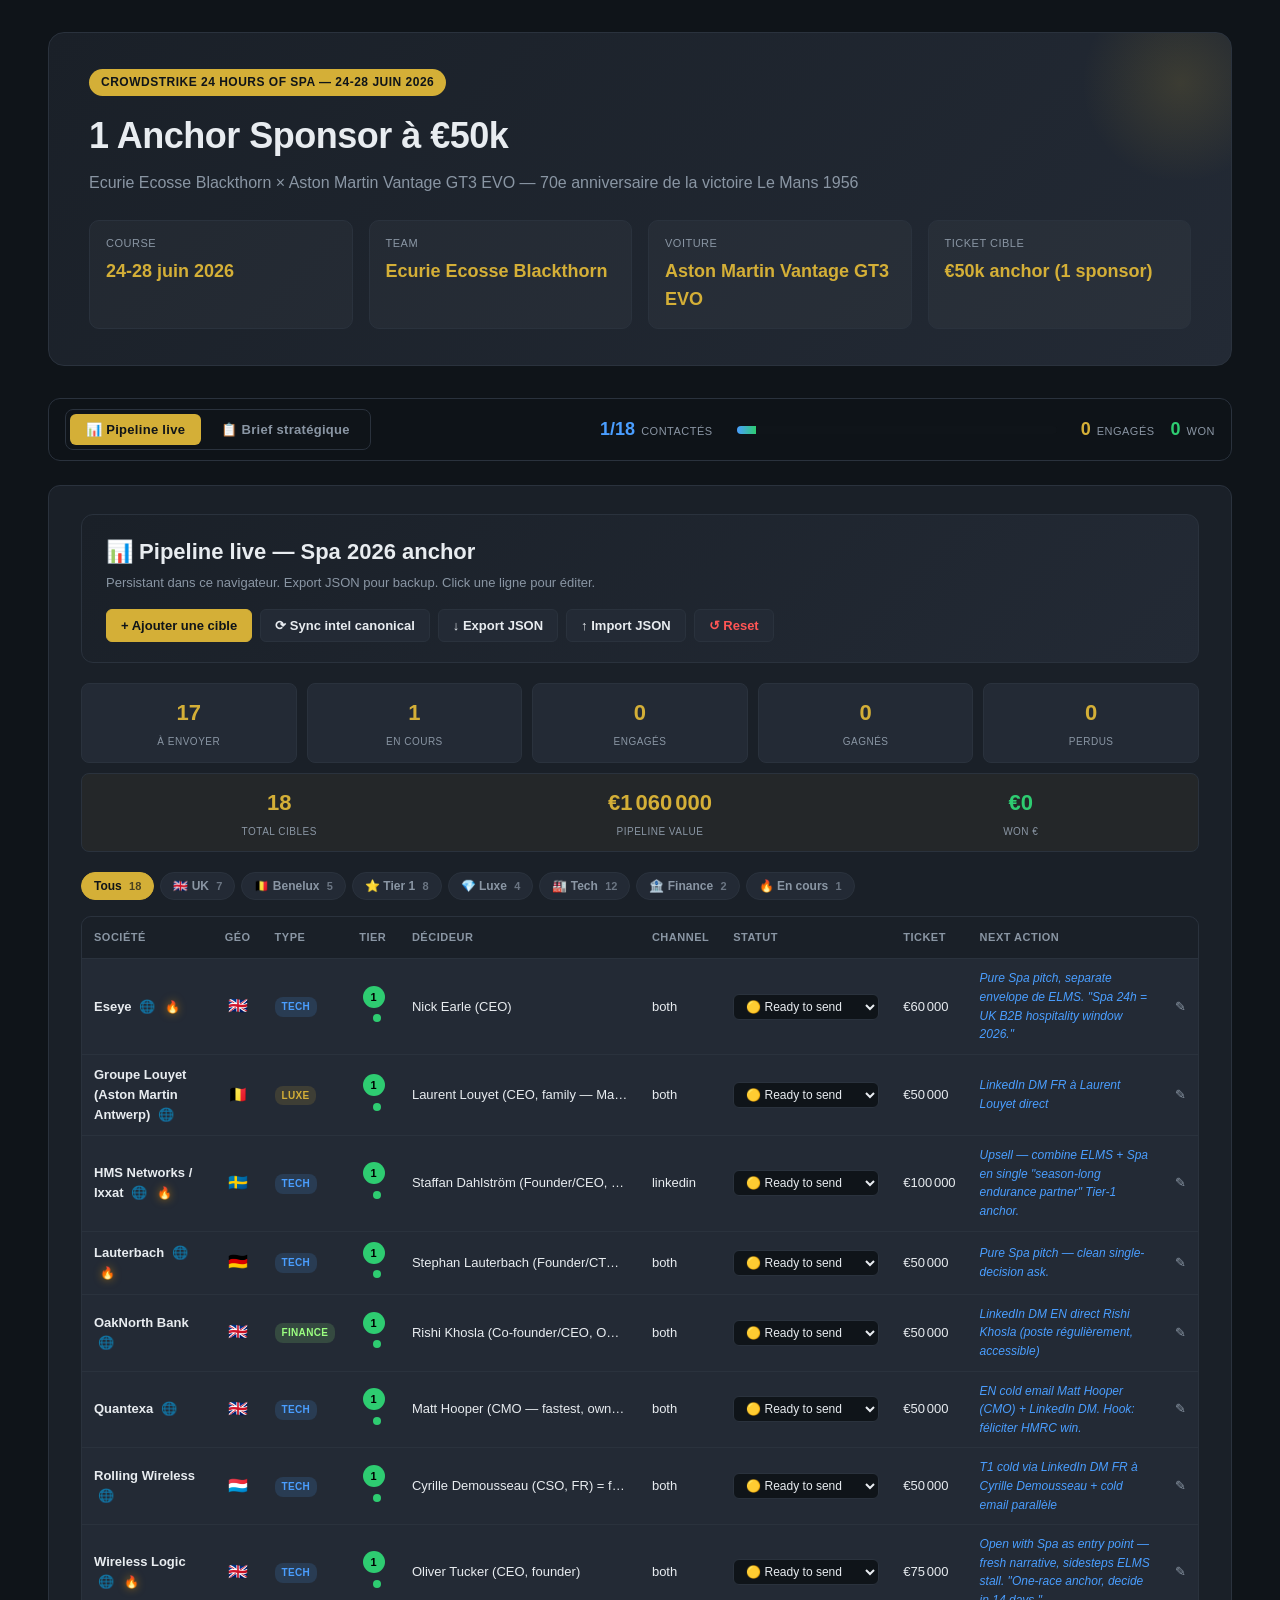
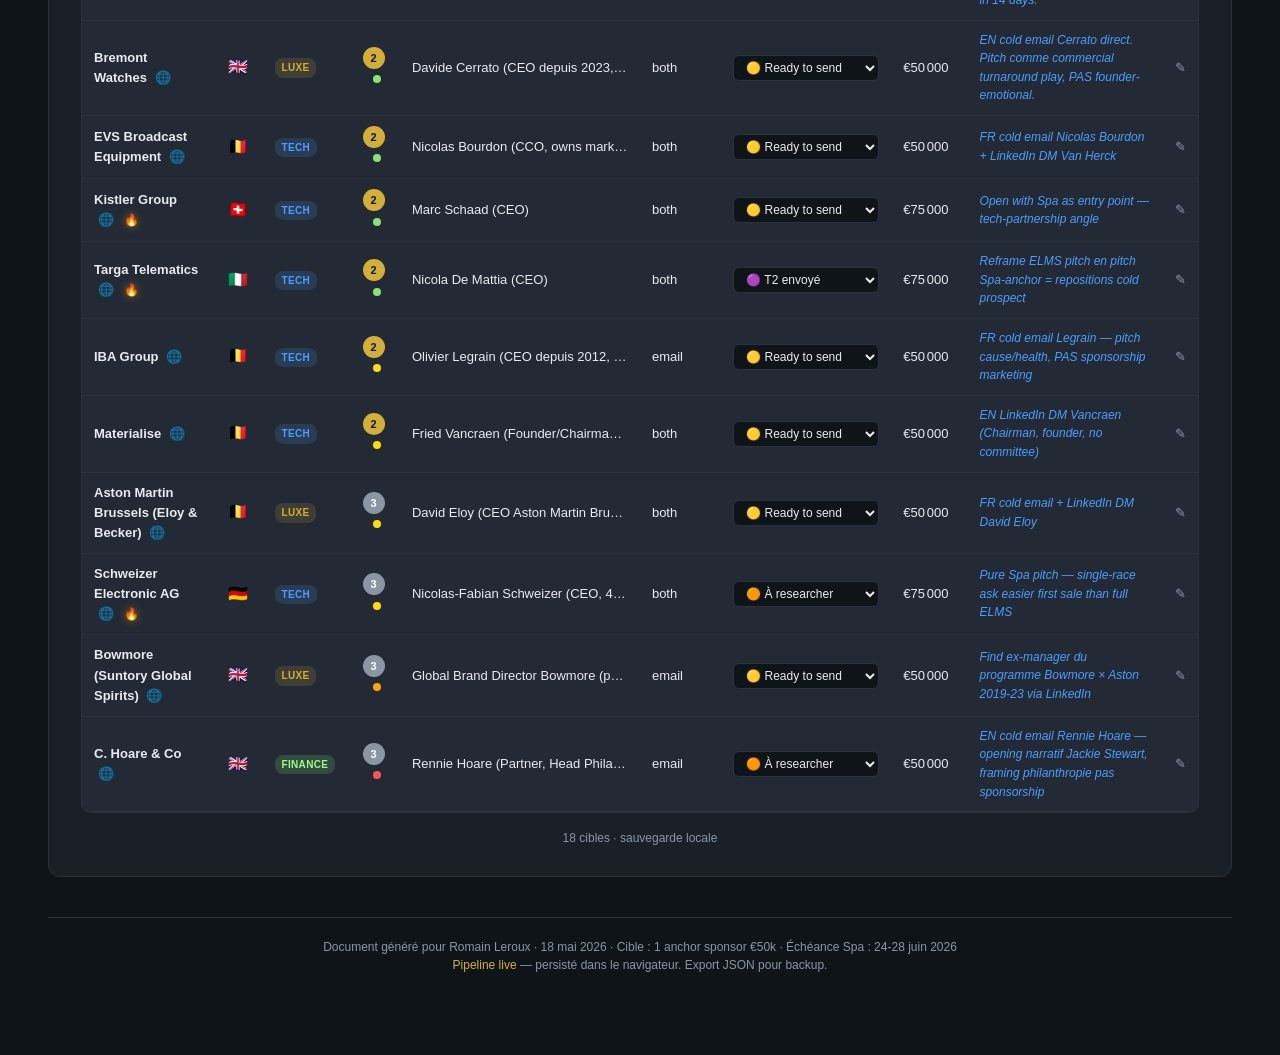
<file: spa.html>
<!DOCTYPE html>
<html lang="fr">
<head>
<meta charset="UTF-8">
<title>24h Spa 2026 — Sponsor Outreach Brief</title>
<style>
  :root {
    --bg: #0f1419;
    --panel: #1a2028;
    --panel-2: #232a35;
    --border: #2a323d;
    --text: #e8ecf0;
    --muted: #8a96a4;
    --accent: #d4af37;
    --accent-2: #4a9eff;
    --uk: #c8102e;
    --benelux: #ffcc00;
    --green: #2ecc71;
    --red: #ff5555;
  }
  * { box-sizing: border-box; margin: 0; padding: 0; }
  body {
    font-family: -apple-system, BlinkMacSystemFont, 'Segoe UI', sans-serif;
    background: var(--bg);
    color: var(--text);
    line-height: 1.55;
    padding: 32px 48px 80px;
    max-width: 1400px;
    margin: 0 auto;
  }
  header.hero {
    background: linear-gradient(135deg, #1a2028 0%, #232a35 100%);
    border: 1px solid var(--border);
    border-radius: 16px;
    padding: 36px 40px;
    margin-bottom: 32px;
    position: relative;
    overflow: hidden;
  }
  header.hero::after {
    content: '';
    position: absolute;
    top: -50px;
    right: -50px;
    width: 200px;
    height: 200px;
    background: radial-gradient(circle, rgba(212,175,55,0.15) 0%, transparent 70%);
    border-radius: 50%;
  }
  .race-tag {
    display: inline-block;
    background: var(--accent);
    color: #0f1419;
    padding: 4px 12px;
    border-radius: 20px;
    font-weight: 700;
    font-size: 12px;
    letter-spacing: 0.5px;
    margin-bottom: 12px;
  }
  h1 {
    font-size: 36px;
    font-weight: 800;
    margin-bottom: 8px;
    letter-spacing: -0.5px;
  }
  .subtitle {
    color: var(--muted);
    font-size: 16px;
    margin-bottom: 24px;
  }
  .key-facts {
    display: grid;
    grid-template-columns: repeat(4, 1fr);
    gap: 16px;
    margin-top: 24px;
  }
  .fact {
    background: rgba(255,255,255,0.03);
    border: 1px solid var(--border);
    border-radius: 10px;
    padding: 14px 16px;
  }
  .fact-label {
    color: var(--muted);
    font-size: 11px;
    text-transform: uppercase;
    letter-spacing: 0.5px;
    margin-bottom: 6px;
  }
  .fact-value {
    font-size: 18px;
    font-weight: 700;
    color: var(--accent);
  }
  h2 {
    font-size: 24px;
    font-weight: 700;
    margin: 40px 0 16px;
    padding-bottom: 8px;
    border-bottom: 2px solid var(--border);
  }
  h2 .num {
    color: var(--accent);
    margin-right: 8px;
  }
  h3 {
    font-size: 18px;
    font-weight: 600;
    margin: 24px 0 12px;
    color: var(--accent-2);
  }
  section {
    background: var(--panel);
    border: 1px solid var(--border);
    border-radius: 12px;
    padding: 28px 32px;
    margin-bottom: 24px;
  }
  .narrative {
    background: rgba(212,175,55,0.05);
    border-left: 3px solid var(--accent);
    padding: 16px 20px;
    margin: 16px 0;
    font-style: italic;
    color: #d8dde3;
    border-radius: 4px;
  }
  .matrix {
    display: grid;
    grid-template-columns: 200px 1fr 1fr;
    gap: 1px;
    background: var(--border);
    border-radius: 10px;
    overflow: hidden;
    margin-top: 20px;
  }
  .matrix > div {
    background: var(--panel-2);
    padding: 16px 18px;
  }
  .matrix-header {
    background: var(--panel) !important;
    font-weight: 700;
    text-transform: uppercase;
    font-size: 12px;
    letter-spacing: 0.5px;
    color: var(--muted);
  }
  .matrix-axis {
    font-weight: 700;
    background: var(--panel) !important;
  }
  .uk-cell { border-top: 2px solid var(--uk); }
  .be-cell { border-top: 2px solid var(--benelux); }
  .matrix ol {
    list-style: none;
    padding: 0;
  }
  .matrix li {
    padding: 4px 0;
    font-size: 14px;
  }
  .matrix li strong {
    color: var(--text);
  }
  .targets-grid {
    display: grid;
    grid-template-columns: repeat(2, 1fr);
    gap: 16px;
    margin-top: 20px;
  }
  .target-card {
    background: var(--panel-2);
    border: 1px solid var(--border);
    border-radius: 10px;
    padding: 20px 22px;
    position: relative;
  }
  .target-card.uk { border-left: 4px solid var(--uk); }
  .target-card.benelux { border-left: 4px solid var(--benelux); }
  .target-card .tier {
    position: absolute;
    top: 16px;
    right: 16px;
    background: var(--bg);
    border: 1px solid var(--border);
    padding: 3px 10px;
    border-radius: 12px;
    font-size: 11px;
    font-weight: 700;
    color: var(--muted);
  }
  .target-card .tier.t1 { color: var(--green); border-color: var(--green); }
  .target-card .tier.t2 { color: var(--accent); border-color: var(--accent); }
  .target-card .tier.t3 { color: var(--muted); }
  .target-card h4 {
    font-size: 17px;
    font-weight: 700;
    margin-bottom: 4px;
    padding-right: 60px;
  }
  .target-card .meta {
    color: var(--muted);
    font-size: 12px;
    margin-bottom: 14px;
    text-transform: uppercase;
    letter-spacing: 0.4px;
  }
  .target-row {
    display: flex;
    gap: 8px;
    font-size: 13px;
    margin-bottom: 8px;
    align-items: flex-start;
  }
  .target-row .label {
    color: var(--muted);
    min-width: 90px;
    font-weight: 600;
    font-size: 11px;
    text-transform: uppercase;
    letter-spacing: 0.3px;
    padding-top: 2px;
  }
  .target-row .val {
    flex: 1;
    color: var(--text);
  }
  table.approach {
    width: 100%;
    border-collapse: collapse;
    margin-top: 16px;
    font-size: 14px;
  }
  table.approach th, table.approach td {
    padding: 12px 14px;
    text-align: left;
    border-bottom: 1px solid var(--border);
    vertical-align: top;
  }
  table.approach th {
    background: var(--panel-2);
    color: var(--muted);
    font-weight: 700;
    font-size: 12px;
    text-transform: uppercase;
    letter-spacing: 0.5px;
  }
  table.approach td:first-child {
    font-weight: 600;
    color: var(--muted);
    width: 25%;
  }
  table.approach td.uk-col { color: #ffd6db; }
  table.approach td.be-col { color: #fff7d6; }
  .template-block {
    background: var(--panel-2);
    border: 1px solid var(--border);
    border-radius: 8px;
    padding: 18px 20px;
    margin: 12px 0;
    font-family: 'SF Mono', Menlo, Consolas, monospace;
    font-size: 13px;
    line-height: 1.7;
    white-space: pre-wrap;
  }
  .template-block .placeholder {
    background: rgba(212,175,55,0.2);
    color: var(--accent);
    padding: 1px 6px;
    border-radius: 3px;
  }
  .template-block .subject {
    color: var(--accent-2);
    font-weight: 700;
    margin-bottom: 10px;
    display: block;
  }
  .timeline {
    display: grid;
    grid-template-columns: repeat(4, 1fr);
    gap: 12px;
    margin-top: 20px;
  }
  .timeline-step {
    background: var(--panel-2);
    border: 1px solid var(--border);
    border-radius: 10px;
    padding: 16px 18px;
    position: relative;
  }
  .timeline-step .week {
    color: var(--accent);
    font-weight: 700;
    font-size: 12px;
    text-transform: uppercase;
    letter-spacing: 0.5px;
    margin-bottom: 6px;
  }
  .timeline-step h4 {
    font-size: 14px;
    margin-bottom: 8px;
  }
  .timeline-step ul {
    padding-left: 18px;
    font-size: 13px;
    color: #c8ced6;
  }
  .timeline-step ul li { margin-bottom: 4px; }
  .checklist {
    list-style: none;
    padding: 0;
  }
  .checklist li {
    padding: 10px 14px;
    background: var(--panel-2);
    border: 1px solid var(--border);
    border-radius: 8px;
    margin-bottom: 8px;
    font-size: 14px;
    display: flex;
    align-items: flex-start;
    gap: 12px;
  }
  .checklist li::before {
    content: '☐';
    color: var(--accent);
    font-size: 18px;
    line-height: 1;
  }
  .pill {
    display: inline-block;
    padding: 2px 8px;
    border-radius: 10px;
    font-size: 10px;
    font-weight: 700;
    text-transform: uppercase;
    letter-spacing: 0.3px;
  }
  .pill.uk { background: var(--uk); color: white; }
  .pill.benelux { background: var(--benelux); color: #1a1a1a; }
  .pill.luxe { background: rgba(212,175,55,0.2); color: var(--accent); border: 1px solid var(--accent); }
  .pill.tech { background: rgba(74,158,255,0.2); color: var(--accent-2); border: 1px solid var(--accent-2); }
  .footer-note {
    text-align: center;
    color: var(--muted);
    font-size: 12px;
    margin-top: 40px;
    padding-top: 20px;
    border-top: 1px solid var(--border);
  }

  /* App nav (tabs) — sticky */
  .app-nav {
    position: sticky;
    top: 0;
    z-index: 100;
    background: rgba(15, 20, 25, 0.95);
    backdrop-filter: blur(10px);
    -webkit-backdrop-filter: blur(10px);
    border: 1px solid var(--border);
    border-radius: 12px;
    padding: 10px 16px;
    margin-bottom: 24px;
    display: flex;
    align-items: center;
    gap: 16px;
    flex-wrap: wrap;
  }
  .app-nav-tabs {
    display: flex;
    gap: 4px;
    background: var(--bg);
    padding: 4px;
    border-radius: 8px;
    border: 1px solid var(--border);
  }
  .app-nav-tab {
    background: none;
    border: none;
    color: var(--muted);
    padding: 8px 16px;
    border-radius: 6px;
    font-size: 13px;
    font-weight: 700;
    cursor: pointer;
    font-family: inherit;
    transition: all 0.2s;
    letter-spacing: 0.3px;
  }
  .app-nav-tab:hover { color: var(--text); }
  .app-nav-tab.active {
    background: var(--accent);
    color: #0f1419;
  }
  .app-nav-tab .tab-count {
    background: rgba(0,0,0,0.2);
    padding: 1px 8px;
    border-radius: 10px;
    margin-left: 6px;
    font-size: 11px;
  }
  .app-nav-mini {
    display: flex;
    gap: 16px;
    flex: 1;
    justify-content: flex-end;
    align-items: center;
    flex-wrap: wrap;
  }
  .mini-stat { display: flex; align-items: baseline; gap: 6px; }
  .mini-stat-num { font-weight: 800; font-size: 18px; color: var(--accent); }
  .mini-stat-num.green { color: var(--green); }
  .mini-stat-num.blue { color: var(--accent-2); }
  .mini-stat-num.red { color: var(--red); }
  .mini-stat-label {
    color: var(--muted);
    font-size: 11px;
    text-transform: uppercase;
    letter-spacing: 0.5px;
  }
  .mini-progress {
    flex: 1;
    min-width: 200px;
    max-width: 320px;
    height: 8px;
    background: var(--bg);
    border-radius: 4px;
    overflow: hidden;
    margin: 0 8px;
  }
  .mini-progress-fill {
    height: 100%;
    background: linear-gradient(90deg, var(--accent-2), var(--green));
    transition: width 0.4s;
  }

  /* View switching */
  .view { display: none; }
  .view.active { display: block; }

  /* Pipeline view header */
  .pipeline-hero {
    background: linear-gradient(135deg, #1a2028 0%, #232a35 100%);
    border: 1px solid var(--border);
    border-radius: 12px;
    padding: 20px 24px;
    margin-bottom: 20px;
    display: flex;
    align-items: center;
    justify-content: space-between;
    flex-wrap: wrap;
    gap: 16px;
  }
  .pipeline-hero h2 { margin: 0; border: none; padding: 0; font-size: 22px; }
  .pipeline-hero p { color: var(--muted); font-size: 13px; margin: 4px 0 0; }
  .pipeline-filters {
    display: flex;
    gap: 6px;
    flex-wrap: wrap;
    margin-bottom: 16px;
  }
  .filter-btn {
    background: var(--panel-2);
    color: var(--muted);
    border: 1px solid var(--border);
    padding: 6px 12px;
    border-radius: 14px;
    font-size: 12px;
    font-weight: 600;
    cursor: pointer;
    font-family: inherit;
  }
  .filter-btn:hover { color: var(--text); border-color: var(--accent); }
  .filter-btn.active { background: var(--accent); color: #0f1419; border-color: var(--accent); }
  .filter-btn .count { opacity: 0.7; margin-left: 4px; font-size: 11px; }

  @media (max-width: 900px) {
    .app-nav { padding: 8px 10px; gap: 8px; }
    .app-nav-mini { width: 100%; justify-content: space-between; }
    .mini-progress { display: none; }
  }
</style>
</head>
<body>

<header class="hero">
  <span class="race-tag">CROWDSTRIKE 24 HOURS OF SPA — 24-28 JUIN 2026</span>
  <h1>1 Anchor Sponsor à €50k</h1>
  <p class="subtitle">Ecurie Ecosse Blackthorn × Aston Martin Vantage GT3 EVO — 70e anniversaire de la victoire Le Mans 1956</p>

  <div class="key-facts">
    <div class="fact">
      <div class="fact-label">Course</div>
      <div class="fact-value">24-28 juin 2026</div>
    </div>
    <div class="fact">
      <div class="fact-label">Team</div>
      <div class="fact-value">Ecurie Ecosse Blackthorn</div>
    </div>
    <div class="fact">
      <div class="fact-label">Voiture</div>
      <div class="fact-value">Aston Martin Vantage GT3 EVO</div>
    </div>
    <div class="fact">
      <div class="fact-label">Ticket cible</div>
      <div class="fact-value">€50k anchor (1 sponsor)</div>
    </div>
  </div>
</header>

<nav class="app-nav" id="appNav">
  <div class="app-nav-tabs">
    <button class="app-nav-tab" data-view="pipeline" onclick="switchView('pipeline')">📊 Pipeline live</button>
    <button class="app-nav-tab" data-view="brief" onclick="switchView('brief')">📋 Brief stratégique</button>
  </div>
  <div class="app-nav-mini" id="appNavMini"></div>
</nav>

<div id="view-brief" class="view">

<section>
  <h2><span class="num">1.</span>Contexte stratégique</h2>

  <h3>Le team</h3>
  <ul style="padding-left: 20px; color: #c8ced6;">
    <li><strong>Blackthorn Racing</strong> — Aston Martin AMR Partner Team, basé Cotswolds (Oxfordshire), owner Claude Bovet</li>
    <li><strong>Ecurie Ecosse</strong> — team écossais légendaire fondé Édimbourg 1951, vainqueur 24h Le Mans 1956 + 1-2 en 1957 avec Jaguar D-Type</li>
    <li><strong>Sponsors actuels :</strong> Lionscrest Advisors + Universa Investments (Nassim Taleb tail-hedge) + Race for Dementia (charity Sir Jackie Stewart)</li>
    <li><strong>Drivers 2026 :</strong> Jonny Adam (AMR works), Giacomo Petrobelli, Tom Wood, Kobe Pauwels, potentiellement Dario Franchitti (Indy 500 winner écossais)</li>
    <li><strong>Programme 2026 :</strong> Asian Le Mans Series + GT World Challenge Europe (Paul Ricard, Monza, Spa 24h, Nürburgring, Barcelone) + reserve list 24h Le Mans</li>
  </ul>

  <h3>Pourquoi ce moment est unique</h3>
  <ul style="padding-left: 20px; color: #c8ced6;">
    <li><strong>70e anniversaire</strong> du double sacre Le Mans 1956-57 d'Ecurie Ecosse → fenêtre de storytelling exceptionnelle, irreprenable</li>
    <li><strong>Spa 24h = blue riband event</strong> du GT World Challenge Europe, retransmission internationale, 100k visiteurs</li>
    <li><strong>Anchor unique</strong> = pas de saturation visuelle ni de compétition pour l'attention du sponsor</li>
    <li><strong>Hospitality privée Aston Martin</strong> = expérience VIP irreprenable pour les clients du sponsor</li>
  </ul>

  <h3>Profil de l'anchor idéal</h3>
  <p style="color: #c8ced6;">Une marque ou entreprise qui valorise (1) accès Aston Martin, (2) hospitality client UHNW/C-suite à Spa pendant 4 jours, (3) co-branding exclusif sur une seule activation premium. Pas de chasseur de visibilité de masse — chasseur d'expérience et d'histoire.</p>
</section>

<section>
  <h2><span class="num">2.</span>Matrix des 12 cibles — 2 géos × 2 catégories</h2>

  <div class="matrix">
    <div class="matrix-header"></div>
    <div class="matrix-header uk-cell">🇬🇧 UK / Écosse — Heritage narrative</div>
    <div class="matrix-header be-cell">🇧🇪 Benelux — Home race + geo</div>

    <div class="matrix-axis">💎 Luxe / Brand</div>
    <div class="uk-cell">
      <ol>
        <li><strong>1.</strong> The Macallan / Edrington (Édimbourg)</li>
        <li><strong>2.</strong> Bowmore / Beam Suntory</li>
        <li><strong>3.</strong> Bremont Watches (UK)</li>
        <li><strong>4.</strong> C. Hoare & Co (UK's oldest private bank)</li>
      </ol>
    </div>
    <div class="be-cell">
      <ol>
        <li><strong>7.</strong> D'Ieteren Group (importateur Aston BE)</li>
        <li><strong>8.</strong> Banque de Luxembourg</li>
        <li><strong>9.</strong> Quintet Private Bank (Lux)</li>
      </ol>
    </div>

    <div class="matrix-axis">🏭 B2B Tech</div>
    <div class="uk-cell">
      <ol>
        <li><strong>5.</strong> Quantexa (UK AI/FS, pre-IPO)</li>
        <li><strong>6.</strong> OakNorth Bank (UK SME fintech)</li>
      </ol>
    </div>
    <div class="be-cell">
      <ol>
        <li><strong>10.</strong> EVS Broadcast (Liège, 30 min Spa)</li>
        <li><strong>11.</strong> Materialise (Leuven, 3D printing)</li>
        <li><strong>12.</strong> IBA Group (Louvain-la-Neuve, MedTech)</li>
      </ol>
    </div>
  </div>
</section>

<section>
  <h2><span class="num">3.</span>Les 12 cibles — détail</h2>

  <h3 style="color: var(--uk);">🇬🇧 UK / Écosse — 6 cibles</h3>
  <div class="targets-grid">

    <div class="target-card uk">
      <span class="tier t1">TIER 1</span>
      <h4>1. The Macallan</h4>
      <div class="meta"><span class="pill uk">UK</span> <span class="pill luxe">Luxe</span> · Edrington Group · Édimbourg</div>
      <div class="target-row"><span class="label">Décideur</span><span class="val">Director of Brand Partnerships + Global Brand Director Macallan</span></div>
      <div class="target-row"><span class="label">Hook</span><span class="val">Édimbourg HQ = Ecurie Ecosse origin city. 70e LM win narrative parfait. Single cask "70th Spa" limited edition activable</span></div>
      <div class="target-row"><span class="label">Capacité</span><span class="val">Edrington sponsors RC44 sailing, golf majors, BAFTA. 50k = ticket d'entrée</span></div>
      <div class="target-row"><span class="label">Channel</span><span class="val">Cold email Director Brand Partnerships + LinkedIn DM en parallèle</span></div>
      <div class="target-row"><span class="label">Timing</span><span class="val">3-4 sem decision (comité brand)</span></div>
    </div>

    <div class="target-card uk">
      <span class="tier t1">TIER 1</span>
      <h4>2. Bowmore</h4>
      <div class="meta"><span class="pill uk">UK</span> <span class="pill luxe">Luxe</span> · Beam Suntory · Islay</div>
      <div class="target-row"><span class="label">Décideur</span><span class="val">Global Brand Director Bowmore (Beam Suntory EMEA)</span></div>
      <div class="target-row"><span class="label">Hook</span><span class="val">Partenariat Bowmore × Aston Martin 2020-22 historique. 70e anniversaire = pretexte parfait de réactivation marketing</span></div>
      <div class="target-row"><span class="label">Capacité</span><span class="val">Budget Aston-related déjà alloué historiquement. Ticket micro pour groupe Beam Suntory</span></div>
      <div class="target-row"><span class="label">Channel</span><span class="val">Cold LinkedIn DM Brand Director + email partnerships@bowmore.com</span></div>
      <div class="target-row"><span class="label">Timing</span><span class="val">2-3 sem si interest (réactivation = décision rapide)</span></div>
    </div>

    <div class="target-card uk">
      <span class="tier t2">TIER 2</span>
      <h4>3. Bremont Watches</h4>
      <div class="meta"><span class="pill uk">UK</span> <span class="pill luxe">Luxe</span> · Henley-on-Thames</div>
      <div class="target-row"><span class="label">Décideur</span><span class="val">Co-founder Nick English (ou Giles English) directement</span></div>
      <div class="target-row"><span class="label">Hook</span><span class="val">British luxury watches déjà motorsport-active (Jaguar Heritage, Goodwood). Limited co-brand series "Ecurie Ecosse 70th" jouable</span></div>
      <div class="target-row"><span class="label">Capacité</span><span class="val">Vend montres 4-15k£. 10 montres limited edition = 50k anchor financé</span></div>
      <div class="target-row"><span class="label">Channel</span><span class="val">LinkedIn DM Nick English (founder direct) + cold email partnerships</span></div>
      <div class="target-row"><span class="label">Timing</span><span class="val">2-3 sem (founder decision, structure agile)</span></div>
    </div>

    <div class="target-card uk">
      <span class="tier t2">TIER 2</span>
      <h4>4. C. Hoare & Co</h4>
      <div class="meta"><span class="pill uk">UK</span> <span class="pill luxe">Luxe</span> · UK's oldest private bank · London · 1672</div>
      <div class="target-row"><span class="label">Décideur</span><span class="val">Senior Partner Alexander Hoare ou Henry Hoare (family-owned)</span></div>
      <div class="target-row"><span class="label">Hook</span><span class="val">Heritage 1672 match heritage 1951 Ecurie Ecosse. Hospitality UHNW client discreet</span></div>
      <div class="target-row"><span class="label">Capacité</span><span class="val">Family-owned = décision en 2 semaines possible. Pas de comité corporate</span></div>
      <div class="target-row"><span class="label">Channel</span><span class="val">Cold email senior partner + LinkedIn DM</span></div>
      <div class="target-row"><span class="label">Timing</span><span class="val">2-3 sem si family interest</span></div>
    </div>

    <div class="target-card uk">
      <span class="tier t1">TIER 1</span>
      <h4>5. Quantexa</h4>
      <div class="meta"><span class="pill uk">UK</span> <span class="pill tech">Tech</span> · AI/FS · London · £126M rev</div>
      <div class="target-row"><span class="label">Décideur</span><span class="val">CEO Vishal Marria (founder) + CMO Dan Higgins</span></div>
      <div class="target-row"><span class="label">Hook</span><span class="val">Pre-IPO 2026 = brand build CRITICAL. UK FS AI, clients = banks UHNW = paddock-ICP parfait. Universa déjà sponsor signale fit</span></div>
      <div class="target-row"><span class="label">Capacité</span><span class="val">$546M raised, 49% YoY growth. Marketing budget en phase d'expansion</span></div>
      <div class="target-row"><span class="label">Channel</span><span class="val">LinkedIn DM CMO + cold email partnerships ou direct CEO</span></div>
      <div class="target-row"><span class="label">Timing</span><span class="val">3-4 sem (decision marketing + CFO sign-off)</span></div>
    </div>

    <div class="target-card uk">
      <span class="tier t2">TIER 2</span>
      <h4>6. OakNorth Bank</h4>
      <div class="meta"><span class="pill uk">UK</span> <span class="pill tech">Tech</span> · SME fintech · London</div>
      <div class="target-row"><span class="label">Décideur</span><span class="val">CEO Rishi Khosla (co-founder) + Head of Brand</span></div>
      <div class="target-row"><span class="label">Hook</span><span class="val">UK SME bank profitable, expansion US active = brand investment phase. Premium event hospitality dans leur playbook</span></div>
      <div class="target-row"><span class="label">Capacité</span><span class="val">Profitable depuis 2018, valuation $2.8B. Founder decision direct possible</span></div>
      <div class="target-row"><span class="label">Channel</span><span class="val">LinkedIn DM Rishi Khosla direct + cold email CMO</span></div>
      <div class="target-row"><span class="label">Timing</span><span class="val">3-4 sem</span></div>
    </div>

  </div>

  <h3 style="color: var(--benelux); margin-top: 36px;">🇧🇪 Benelux — 6 cibles</h3>
  <div class="targets-grid">

    <div class="target-card benelux">
      <span class="tier t1">TIER 1</span>
      <h4>7. D'Ieteren Group</h4>
      <div class="meta"><span class="pill benelux">Benelux</span> <span class="pill luxe">Luxe</span> · Bruxelles · €5B+ rev · Listed family</div>
      <div class="target-row"><span class="label">Décideur</span><span class="val">CEO Francis Deprez + Head of Brand Communications + D'Ieteren Auto Aston Martin Brand Manager</span></div>
      <div class="target-row"><span class="label">Hook</span><span class="val"><strong>IMPORTATEUR OFFICIEL ASTON MARTIN BELGIQUE.</strong> Course = vitrine commerciale Belgique pour leur dealer network. 0 risque cap-table, 100% alignement brand</span></div>
      <div class="target-row"><span class="label">Capacité</span><span class="val">Listed €5B revenue, famille Van der Mersch / D'Ieteren contrôle. 50k = trivial</span></div>
      <div class="target-row"><span class="label">Channel</span><span class="val">Cold email D'Ieteren Auto Brand Manager Aston Martin + LinkedIn parallèle</span></div>
      <div class="target-row"><span class="label">Timing</span><span class="val">2-3 sem si direct Aston brand manager (pas de comité corporate)</span></div>
    </div>

    <div class="target-card benelux">
      <span class="tier t1">TIER 1</span>
      <h4>8. Banque de Luxembourg</h4>
      <div class="meta"><span class="pill benelux">Benelux</span> <span class="pill luxe">Luxe</span> · Luxembourg · Crédit Mutuel CM-CIC</div>
      <div class="target-row"><span class="label">Décideur</span><span class="val">Head of Marketing & Communications + Head of UHNW Client Relations</span></div>
      <div class="target-row"><span class="label">Hook</span><span class="val">UHNW family wealth, client hospitality use case classique. Luxembourg = 200km Spa = local. Aston Martin clientèle parfaitement alignée</span></div>
      <div class="target-row"><span class="label">Capacité</span><span class="val">Crédit Mutuel parent group. Budgets hospitality client UHNW = naturel</span></div>
      <div class="target-row"><span class="label">Channel</span><span class="val">Cold email Marketing Head + LinkedIn DM client relations</span></div>
      <div class="target-row"><span class="label">Timing</span><span class="val">4-6 sem (decision marketing + risk + UHNW client team)</span></div>
    </div>

    <div class="target-card benelux">
      <span class="tier t2">TIER 2</span>
      <h4>9. Quintet Private Bank</h4>
      <div class="meta"><span class="pill benelux">Benelux</span> <span class="pill luxe">Luxe</span> · Luxembourg · ex-KBL</div>
      <div class="target-row"><span class="label">Décideur</span><span class="val">CMO + Head of Client Experience + Group Head of Brand</span></div>
      <div class="target-row"><span class="label">Hook</span><span class="val">Rebranding phase agressive depuis 2020 (KBL → Quintet). Marketing budget en croissance, cherche events distinctifs pour rebuild positioning UHNW</span></div>
      <div class="target-row"><span class="label">Capacité</span><span class="val">~€100B AUM. Owned by Precision Capital (Al-Thani family Qatar). Budget marketing solide</span></div>
      <div class="target-row"><span class="label">Channel</span><span class="val">LinkedIn CMO + cold email partnerships@quintet.com</span></div>
      <div class="target-row"><span class="label">Timing</span><span class="val">4-5 sem</span></div>
    </div>

    <div class="target-card benelux">
      <span class="tier t1">TIER 1</span>
      <h4>10. EVS Broadcast Equipment</h4>
      <div class="meta"><span class="pill benelux">Benelux</span> <span class="pill tech">Tech</span> · Liège · €150M+ · Listed</div>
      <div class="target-row"><span class="label">Décideur</span><span class="val">CEO Serge Van Herck + CMO + Head of Sponsorship/Events</span></div>
      <div class="target-row"><span class="label">Hook</span><span class="val"><strong>HQ Liège = 30 minutes de Spa.</strong> Tech broadcast présente dans toutes les diffusions GT racing — cohérence narrative parfaite. Course locale = home pride. Sponsoring déjà tradition motorsport-tech</span></div>
      <div class="target-row"><span class="label">Capacité</span><span class="val">Listed Bruxelles, profitable, croissance tournée vers sports premium</span></div>
      <div class="target-row"><span class="label">Channel</span><span class="val">Cold LinkedIn DM CEO Serge Van Herck direct + email events</span></div>
      <div class="target-row"><span class="label">Timing</span><span class="val">3-4 sem</span></div>
    </div>

    <div class="target-card benelux">
      <span class="tier t2">TIER 2</span>
      <h4>11. Materialise</h4>
      <div class="meta"><span class="pill benelux">Benelux</span> <span class="pill tech">Tech</span> · Leuven · €270M · 3D printing</div>
      <div class="target-row"><span class="label">Décideur</span><span class="val">Founder/CEO Fried Vancraen + CMO + VP Automotive</span></div>
      <div class="target-row"><span class="label">Hook</span><span class="val">Belgian tech mid-market. Auto manufacturing applications (Aston Martin = potential customer for 3D printed parts). Leuven = 130km Spa</span></div>
      <div class="target-row"><span class="label">Capacité</span><span class="val">€270M revenue, profitable. Founder-led = décision fluide</span></div>
      <div class="target-row"><span class="label">Channel</span><span class="val">LinkedIn DM founder Fried Vancraen + cold email Auto VP</span></div>
      <div class="target-row"><span class="label">Timing</span><span class="val">3-5 sem</span></div>
    </div>

    <div class="target-card benelux">
      <span class="tier t2">TIER 2</span>
      <h4>12. IBA Group</h4>
      <div class="meta"><span class="pill benelux">Benelux</span> <span class="pill tech">Tech</span> · Louvain-la-Neuve · €330M · MedTech</div>
      <div class="target-row"><span class="label">Décideur</span><span class="val">CEO Olivier Legrain + Head of Brand + Head of Investor Relations</span></div>
      <div class="target-row"><span class="label">Hook</span><span class="val">Belgian proton therapy €330M. Premium MedTech, clients hospitals + UHNW philanthropes. Geo Belgique + brand prestige requis</span></div>
      <div class="target-row"><span class="label">Capacité</span><span class="val">Listed Bruxelles. Use case = client hospitality oncology centers + investor relations</span></div>
      <div class="target-row"><span class="label">Channel</span><span class="val">Cold email investor relations / brand + LinkedIn DM CEO</span></div>
      <div class="target-row"><span class="label">Timing</span><span class="val">4-6 sem</span></div>
    </div>

  </div>
</section>

<section>
  <h2><span class="num">4.</span>Les 2 approches — UK vs Benelux</h2>

  <table class="approach">
    <thead>
      <tr>
        <th></th>
        <th>🇬🇧 UK / Écosse approach</th>
        <th>🇧🇪 Benelux approach</th>
      </tr>
    </thead>
    <tbody>
      <tr>
        <td>Hook ouverture</td>
        <td class="uk-col">"70th anniversary of Ecurie Ecosse's Le Mans 1956 Scottish win"</td>
        <td class="be-col">"Your home race. Your VIPs. Your activation."</td>
      </tr>
      <tr>
        <td>Tonalité</td>
        <td class="uk-col">Storytelling-driven, émotionnel, patriotisme britannique, prestige</td>
        <td class="be-col">Utilitaire, ROI-driven, business hospitality, géo-logique</td>
      </tr>
      <tr>
        <td>Langue</td>
        <td class="uk-col">EN, premium UK register</td>
        <td class="be-col">FR (BE/Lux), NL (Flandres), EN fallback. Subject line en langue locale</td>
      </tr>
      <tr>
        <td>Channel principal</td>
        <td class="uk-col">LinkedIn DM founder/director + cold email parallèle</td>
        <td class="be-col">LinkedIn DM CMO/Brand + cold email avec géo-signal fort dans subject</td>
      </tr>
      <tr>
        <td>Asset à pousser</td>
        <td class="uk-col">Heritage Deck (5 slides : Le Mans 1956-57 history + 2026 narrative + Aston Vantage + activation + price)</td>
        <td class="be-col">Business Deck (logistics Spa + footfall + client hospitality ROI + Aston access + price)</td>
      </tr>
      <tr>
        <td>Call-to-action</td>
        <td class="uk-col">"15 min call to walk you through the heritage story"</td>
        <td class="be-col">"30 min call to walk you through the activation logistics"</td>
      </tr>
      <tr>
        <td>Closing time estimé</td>
        <td class="uk-col">3-4 semaines (decision émotionnelle)</td>
        <td class="be-col">4-6 semaines (decision rationnelle, comité)</td>
      </tr>
    </tbody>
  </table>
</section>

<section>
  <h2><span class="num">5.</span>Cold templates — drafts à raffiner</h2>

  <h3>🇬🇧 UK Heritage template — Cold email Tier 1</h3>
  <div class="template-block">
<span class="subject">Subject: 70 years after Le Mans '56 — one anchor seat at Spa for [BRAND]</span>
[First name],

In June 1956, Ecurie Ecosse — a small Scottish team from Edinburgh — won the 24 Hours of Le Mans against the world's biggest factories. They did it again in 1957.

This year marks the 70th anniversary. The team returns to the Spa 24 Hours, June 24-28, with an Aston Martin Vantage GT3 EVO. Drivers include Jonny Adam (Aston Martin works) and Dario Franchitti.

I'm racing with them at Spa. We have one anchor sponsor seat available — not a busy livery, not a billboard. One brand on the car. Private hospitality. Garage access for 15-20 of your guests across 4 days.

<span class="placeholder">[BRAND-SPECIFIC LINE: Edinburgh heritage / Scottish DNA / British prestige / motorsport history]</span>

€50k. A story you'll tell for 18 months. One race that connects [BRAND] to one of the great heritage moments in motorsport.

15 minutes to walk you through it?

Romain Leroux
ELMS 2026 race driver
[phone]
  </div>

  <h3>🇧🇪 Benelux Business template — Cold email Tier 1</h3>
  <div class="template-block">
<span class="subject">Subject: Spa 24h — votre activation client à 30 min de [BRAND HQ]</span>
[Prénom],

Du 24 au 28 juin, les 24 Heures de Spa accueillent 100 000 visiteurs à <span class="placeholder">[XX km de votre siège]</span>.

Je cours cette année avec Ecurie Ecosse Blackthorn — Aston Martin Vantage GT3 EVO, team britannique légendaire (vainqueur Le Mans 1956). Nous avons une seule place anchor sponsor disponible.

L'offre concrète :
• Box Aston Martin dédiée 4 jours (24-28 juin)
• Hospitality privée pour 15-20 clients VIP de [BRAND]
• Accès paddock, garage, briefings drivers
• <span class="placeholder">[BRAND-SPECIFIC : showroom Aston Martin / clients UHNW Benelux / activation Liège-Bruxelles]</span>
• Co-branding discret sur véhicule + comm digitale

€50k. Course unique, ROI calculable client par client.

30 min call cette semaine pour vous présenter la logistique complète ?

Romain Leroux
Pilote ELMS 2026
[téléphone]
  </div>

  <h3>Variants LinkedIn DM (200-250 chars)</h3>
  <div class="template-block">
<span class="subject">UK Heritage DM:</span>
[First name] — racing at Spa 24h with Ecurie Ecosse Blackthorn (70th anniversary of their Le Mans '56 win, Aston Vantage GT3). 1 anchor sponsor seat open. €50k. Worth a 15-min call to walk you through the heritage angle?

<span class="subject">Benelux Business DM:</span>
[Prénom] — je cours Spa 24h en juin avec Ecurie Ecosse Blackthorn (Aston Vantage GT3). 1 place anchor sponsor dispo, hospitality privée 4 jours. À [XX km] de chez vous. 30 min cette semaine pour parler activation ?
  </div>
</section>

<section>
  <h2><span class="num">6.</span>Plan de bataille — 4 semaines</h2>

  <div class="timeline">
    <div class="timeline-step">
      <div class="week">SEMAINE 1 (J+1 → J+7)</div>
      <h4>Préparation</h4>
      <ul>
        <li>/sponsor-scout 4 Tier-1 (Macallan, D'Ieteren, Quantexa, Bowmore)</li>
        <li>/sponsor-scout 4 Tier-2 (Bremont, Hoare, Quintet, EVS)</li>
        <li>Draft Heritage Deck (5 slides)</li>
        <li>Draft Business Deck (5 slides)</li>
        <li>Finaliser cold templates × 2 variantes</li>
      </ul>
    </div>
    <div class="timeline-step">
      <div class="week">SEMAINE 2 (J+8 → J+14)</div>
      <h4>Wave 1 envoi</h4>
      <ul>
        <li>Envoi Tier-1 cold : 8 emails + 8 LinkedIn DM (16 shots)</li>
        <li>4 cibles UK avec template Heritage</li>
        <li>4 cibles Benelux avec template Business</li>
        <li>Daily monitor réponses</li>
      </ul>
    </div>
    <div class="timeline-step">
      <div class="week">SEMAINE 3 (J+15 → J+21)</div>
      <h4>Wave 2 + Follow-up</h4>
      <ul>
        <li>D+7 follow-up auto Tier-1</li>
        <li>Envoi Tier-2 (8 shots supplémentaires)</li>
        <li>Calls + qualif sur Tier-1 respondents</li>
        <li>Total shots cumulés : 24</li>
      </ul>
    </div>
    <div class="timeline-step">
      <div class="week">SEMAINE 4 (J+22 → J+28)</div>
      <h4>Closing</h4>
      <ul>
        <li>D+14 breakup messages sur silents</li>
        <li>Negotiation/proposal stage warmest leads</li>
        <li>Tier-3 wildcards si pipeline maigre</li>
        <li><strong>Cible : 1 close avant fin S4</strong></li>
      </ul>
    </div>
  </div>
</section>

<section>
  <h2><span class="num">7.</span>Launch checklist</h2>
  <ul class="checklist">
    <li>Valider la liste 12 cibles (ou ajouter/retirer)</li>
    <li>Décider : 1 deck commun adaptable OU 2 decks distincts (Heritage UK + Business Benelux) — reco : 2 distincts</li>
    <li>Préparer les assets visuels Spa (photo Aston Vantage GT3 EVO Blackthorn, photo Jaguar D-Type 1956, photo Spa-Francorchamps)</li>
    <li>/sponsor-scout sur les 4 Tier-1 prioritaires (Macallan + D'Ieteren + Quantexa + Bowmore)</li>
    <li>/sponsor-scout sur les 4 Tier-2 (Bremont + Hoare + Quintet + EVS)</li>
    <li>Lookup LinkedIn pour identifier les décideurs exacts (Brand Director, CMO, Founder) — 12 profils ciblés</li>
    <li>Finaliser cold templates × 2 versions × 2 channels = 4 messages</li>
    <li>Aligner ce que tu peux vraiment offrir niveau livery + hospitality (vérifier avec Blackthorn / Ecurie Ecosse côté team)</li>
    <li>Confirmer auprès du team que la "anchor sponsor" position est réellement disponible (pas déjà promise)</li>
    <li>Setup tracking pipeline dans sp-data.js ou fichier dédié Spa-2026</li>
    <li>Lancer Wave 1 lundi semaine prochaine — 16 shots</li>
  </ul>
</section>

</div> <!-- /view-brief -->

<div id="view-pipeline" class="view">

<section id="pipeline">
  <div class="pipeline-hero">
    <div>
      <h2>📊 Pipeline live — Spa 2026 anchor</h2>
      <p>Persistant dans ce navigateur. Export JSON pour backup. Click une ligne pour éditer.</p>
    </div>
    <div class="pipe-controls" style="margin-bottom: 0;">
      <button class="pipe-btn pipe-btn-primary" onclick="openAddModal()">+ Ajouter une cible</button>
      <button class="pipe-btn" onclick="syncIntel()" title="Met à jour l'intel (LinkedIn/email/hook) depuis canonical sans toucher tes statuts/notes">⟳ Sync intel canonical</button>
      <button class="pipe-btn" onclick="exportPipeline()">↓ Export JSON</button>
      <button class="pipe-btn" onclick="document.getElementById('importFile').click()">↑ Import JSON</button>
      <button class="pipe-btn pipe-btn-danger" onclick="resetPipeline()">↺ Reset</button>
      <input type="file" id="importFile" accept=".json" style="display:none" onchange="importPipeline(event)">
    </div>
  </div>

  <div class="pipe-stats" id="pipeStats"></div>

  <div class="pipeline-filters" id="pipelineFilters">
    <button class="filter-btn active" data-filter="all" onclick="setFilter('all')">Tous <span class="count" id="fc-all"></span></button>
    <button class="filter-btn" data-filter="geo:UK" onclick="setFilter('geo:UK')">🇬🇧 UK <span class="count" id="fc-uk"></span></button>
    <button class="filter-btn" data-filter="geo:BE" onclick="setFilter('geo:BE')">🇧🇪 Benelux <span class="count" id="fc-be"></span></button>
    <button class="filter-btn" data-filter="tier:1" onclick="setFilter('tier:1')">⭐ Tier 1 <span class="count" id="fc-t1"></span></button>
    <button class="filter-btn" data-filter="cat:luxe" onclick="setFilter('cat:luxe')">💎 Luxe <span class="count" id="fc-luxe"></span></button>
    <button class="filter-btn" data-filter="cat:tech" onclick="setFilter('cat:tech')">🏭 Tech <span class="count" id="fc-tech"></span></button>
    <button class="filter-btn" data-filter="cat:finance" onclick="setFilter('cat:finance')">🏦 Finance <span class="count" id="fc-fin"></span></button>
    <button class="filter-btn" data-filter="active" onclick="setFilter('active')">🔥 En cours <span class="count" id="fc-active"></span></button>
  </div>

  <div class="pipe-table-wrap">
    <table class="pipe-table" id="pipeTable">
      <thead>
        <tr>
          <th>Société</th>
          <th>Géo</th>
          <th>Type</th>
          <th>Tier</th>
          <th>Décideur</th>
          <th>Channel</th>
          <th>Statut</th>
          <th>Ticket</th>
          <th>Next action</th>
          <th></th>
        </tr>
      </thead>
      <tbody id="pipeBody"></tbody>
    </table>
  </div>

  <p style="color: var(--muted); font-size: 12px; margin-top: 16px; text-align: center;">
    <span id="pipeInfo"></span>
  </p>
</section>

</div> <!-- /view-pipeline -->

<div class="modal-overlay" id="modalOverlay" onclick="closeModal(event)">
  <div class="modal" onclick="event.stopPropagation()">
    <div class="modal-header">
      <h3 id="modalTitle">Ajouter une cible</h3>
      <button class="modal-close" onclick="closeModal()">&times;</button>
    </div>
    <div class="modal-body">
      <input type="hidden" id="t-id">

      <div class="modal-section">📊 Tracking</div>
      <div class="modal-row">
        <div class="modal-field"><label>Statut *</label>
          <select id="t-status">
            <option value="to_scout">🟠 À researcher</option>
            <option value="ready">🟡 Intel done, ready to send</option>
            <option value="t1_sent">🔵 T1 envoyé (cold)</option>
            <option value="t2_sent">🟣 T2 envoyé (follow-up)</option>
            <option value="t3_sent">🟣 T3 envoyé (breakup)</option>
            <option value="replied">💗 A répondu</option>
            <option value="meeting">🔷 Meeting booked</option>
            <option value="proposal">🟢 Proposal envoyé</option>
            <option value="won">✅ Won — signé</option>
            <option value="lost">⚫ Lost / pass</option>
          </select>
        </div>
        <div class="modal-field"><label>Ticket cible (€)</label><input type="number" id="t-ticket" value="50000"></div>
      </div>
      <div class="modal-field"><label>Next action (quoi + quand)</label><input type="text" id="t-next" placeholder="Ex: Envoyer T1 lundi 26/05"></div>

      <div class="modal-section">🏢 Company</div>
      <div class="modal-row">
        <div class="modal-field"><label>Société *</label><input type="text" id="t-company"></div>
        <div class="modal-field"><label>Website</label><input type="url" id="t-website" placeholder="https://..."></div>
      </div>
      <div class="modal-field"><label>HQ / Taille</label><input type="text" id="t-hq" placeholder="Ex: London · £126M rev"></div>
      <div class="modal-row">
        <div class="modal-field"><label>Géo *</label>
          <select id="t-geo">
            <option value="UK">🇬🇧 UK / Écosse</option>
            <option value="BE">🇧🇪 Belgique</option>
            <option value="LU">🇱🇺 Luxembourg</option>
            <option value="NL">🇳🇱 Pays-Bas</option>
            <option value="DE">🇩🇪 Allemagne</option>
            <option value="FR">🇫🇷 France</option>
            <option value="CH">🇨🇭 Suisse</option>
            <option value="SE">🇸🇪 Suède</option>
            <option value="IT">🇮🇹 Italie</option>
            <option value="OTHER">🌍 Autre</option>
          </select>
        </div>
        <div class="modal-field"><label>Catégorie *</label>
          <select id="t-category">
            <option value="luxe">💎 Luxe / Brand</option>
            <option value="tech">🏭 B2B Tech</option>
            <option value="finance">🏦 Finance / Banking</option>
            <option value="auto">🚗 Auto / Tier-1</option>
            <option value="other">📦 Autre</option>
          </select>
        </div>
      </div>
      <div class="modal-row">
        <div class="modal-field"><label>Source</label>
          <select id="t-source">
            <option value="cold">🥶 Cold (no prior)</option>
            <option value="elms_warm">🔥 ELMS warm (existing pipeline)</option>
          </select>
        </div>
        <div class="modal-field"><label>Tier</label>
          <select id="t-tier">
            <option value="1">Tier 1 — Top priorité</option>
            <option value="2">Tier 2 — Solide</option>
            <option value="3">Tier 3 — Wildcard / special</option>
          </select>
        </div>
        <div class="modal-field"><label>Confiance</label>
          <select id="t-confidence">
            <option value="HIGH">🟢 HIGH</option>
            <option value="MED-HIGH">🟢 MED-HIGH</option>
            <option value="MED">🟡 MED</option>
            <option value="MED-LOW">🟠 MED-LOW</option>
            <option value="LOW">🔴 LOW</option>
          </select>
        </div>
      </div>

      <div class="modal-section">👤 Contacts</div>
      <div class="modal-field"><label>Décideur(s) — nom + rôle</label><textarea id="t-contact" rows="2" placeholder="Ex: Rishi Khosla (Co-founder/CEO) — décide direct"></textarea></div>
      <div class="modal-field"><label>LinkedIn URL(s) ou search queries</label><textarea id="t-linkedin" rows="2" placeholder="https://linkedin.com/in/... ou 'Search: ...'"></textarea></div>
      <div class="modal-field"><label>Email guess(es) + confiance</label><input type="text" id="t-email" placeholder="rishi.khosla@oaknorth.co.uk (MED-HIGH)"></div>
      <div class="modal-field"><label>Channel</label>
        <select id="t-channel">
          <option value="email">📧 Cold email</option>
          <option value="linkedin">💼 LinkedIn DM</option>
          <option value="both">📧+💼 Email + LinkedIn</option>
          <option value="phone">☎️ Phone</option>
          <option value="event">🎪 Event / IRL</option>
        </select>
      </div>

      <div class="modal-section">💬 Intel</div>
      <div class="modal-field"><label>Hook / pourquoi cette cible</label><textarea id="t-hook" rows="3"></textarea></div>
      <div class="modal-field"><label>Recent signal (90 derniers jours)</label><textarea id="t-signal" rows="2" placeholder="News, funding, leadership change..."></textarea></div>
      <div class="modal-field"><label>Speed assessment</label><input type="text" id="t-speed" placeholder="Ex: FAST — founder-led, no committee"></div>
      <div class="modal-field"><label>Notes</label><textarea id="t-notes" rows="3"></textarea></div>
    </div>
    <div class="modal-footer">
      <button class="pipe-btn pipe-btn-danger" id="deleteBtn" onclick="deleteTarget()" style="display:none">Supprimer</button>
      <div style="flex:1"></div>
      <button class="pipe-btn" onclick="closeModal()">Annuler</button>
      <button class="pipe-btn pipe-btn-primary" onclick="saveTarget()">Sauvegarder</button>
    </div>
  </div>
</div>

<style>
  .pipe-stats {
    display: grid;
    grid-template-columns: repeat(5, 1fr);
    gap: 10px;
    margin-bottom: 20px;
  }
  .pipe-stat {
    background: var(--panel-2);
    border: 1px solid var(--border);
    border-radius: 8px;
    padding: 12px 14px;
    text-align: center;
  }
  .pipe-stat-num {
    font-size: 22px;
    font-weight: 800;
    color: var(--accent);
  }
  .pipe-stat-label {
    font-size: 10px;
    color: var(--muted);
    text-transform: uppercase;
    letter-spacing: 0.5px;
    margin-top: 4px;
  }
  .pipe-stat-value {
    font-size: 12px;
    color: var(--accent-2);
    margin-top: 4px;
    font-weight: 600;
  }
  .pipe-controls {
    display: flex;
    gap: 8px;
    flex-wrap: wrap;
    align-items: center;
    margin-bottom: 16px;
  }
  .pipe-btn {
    background: var(--panel-2);
    color: var(--text);
    border: 1px solid var(--border);
    padding: 8px 14px;
    border-radius: 6px;
    font-size: 13px;
    font-weight: 600;
    cursor: pointer;
    font-family: inherit;
    transition: all 0.15s;
  }
  .pipe-btn:hover { border-color: var(--accent); color: var(--accent); }
  .pipe-btn-primary { background: var(--accent); color: #0f1419; border-color: var(--accent); }
  .pipe-btn-primary:hover { background: #e8c354; color: #0f1419; }
  .pipe-btn-danger { color: var(--red); }
  .pipe-btn-danger:hover { border-color: var(--red); }
  .pipe-info { color: var(--muted); font-size: 12px; margin-left: auto; }
  .pipe-table-wrap {
    overflow-x: auto;
    border: 1px solid var(--border);
    border-radius: 10px;
    background: var(--panel-2);
  }
  .pipe-table {
    width: 100%;
    border-collapse: collapse;
    font-size: 13px;
  }
  .pipe-table thead th {
    background: var(--panel);
    color: var(--muted);
    font-weight: 700;
    font-size: 11px;
    text-transform: uppercase;
    letter-spacing: 0.5px;
    padding: 12px 12px;
    text-align: left;
    border-bottom: 1px solid var(--border);
    position: sticky;
    top: 0;
  }
  .pipe-table tbody tr {
    border-bottom: 1px solid var(--border);
    cursor: pointer;
    transition: background 0.1s;
  }
  .pipe-table tbody tr:hover { background: rgba(212,175,55,0.05); }
  .pipe-table td { padding: 10px 12px; vertical-align: middle; }
  .pipe-table td.company { font-weight: 600; color: var(--text); }
  .pipe-table td.geo, .pipe-table td.tier-cell { text-align: center; }
  .pipe-status-select {
    background: var(--bg);
    color: var(--text);
    border: 1px solid var(--border);
    border-radius: 6px;
    padding: 4px 8px;
    font-size: 12px;
    cursor: pointer;
    font-family: inherit;
  }
  .pipe-status-select:focus { outline: none; border-color: var(--accent); }
  .status-pill {
    display: inline-block;
    padding: 3px 8px;
    border-radius: 10px;
    font-size: 10px;
    font-weight: 700;
    text-transform: uppercase;
    letter-spacing: 0.3px;
  }
  .status-to_scout { background: rgba(255,165,0,0.15); color: #ffa500; }
  .status-ready { background: rgba(255,221,0,0.15); color: #ffdd00; }
  .status-t1_sent { background: rgba(74,158,255,0.15); color: #4a9eff; }
  .status-t2_sent, .status-t3_sent { background: rgba(168,85,247,0.15); color: #c084fc; }
  .status-replied { background: rgba(236,72,153,0.2); color: #f472b6; }
  .status-meeting { background: rgba(64,200,255,0.2); color: #40c8ff; }
  .status-proposal { background: rgba(155,255,128,0.2); color: #9bff80; }
  .status-won { background: rgba(46,204,113,0.25); color: #2ecc71; font-weight: 800; }
  .status-lost { background: rgba(120,120,120,0.2); color: #888; }
  .tier-badge {
    display: inline-block;
    width: 22px;
    height: 22px;
    line-height: 22px;
    border-radius: 50%;
    text-align: center;
    font-weight: 800;
    font-size: 11px;
  }
  .tier-1 { background: var(--green); color: #000; }
  .tier-2 { background: var(--accent); color: #0f1419; }
  .tier-3 { background: var(--muted); color: #fff; }
  .geo-flag { font-size: 16px; }
  .cat-pill {
    display: inline-block;
    padding: 2px 7px;
    border-radius: 8px;
    font-size: 10px;
    font-weight: 700;
    text-transform: uppercase;
    letter-spacing: 0.3px;
  }
  .cat-luxe { background: rgba(212,175,55,0.15); color: var(--accent); }
  .cat-tech { background: rgba(74,158,255,0.15); color: var(--accent-2); }
  .cat-finance { background: rgba(155,255,128,0.15); color: #9bff80; }
  .cat-auto { background: rgba(255,100,100,0.15); color: #ff8888; }
  .cat-other { background: rgba(120,120,120,0.15); color: var(--muted); }
  .pipe-next-action { color: var(--accent-2); font-size: 12px; font-style: italic; }
  .pipe-empty {
    text-align: center;
    padding: 40px;
    color: var(--muted);
  }
  .modal-overlay {
    position: fixed; inset: 0;
    background: rgba(0,0,0,0.7);
    z-index: 999;
    display: none;
    align-items: center;
    justify-content: center;
    padding: 20px;
  }
  .modal-overlay.open { display: flex; }
  .modal {
    background: var(--panel);
    border: 1px solid var(--border);
    border-radius: 12px;
    max-width: 600px;
    width: 100%;
    max-height: 90vh;
    display: flex;
    flex-direction: column;
  }
  .modal-header {
    padding: 18px 22px;
    border-bottom: 1px solid var(--border);
    display: flex;
    justify-content: space-between;
    align-items: center;
  }
  .modal-header h3 { font-size: 18px; }
  .modal-close {
    background: none;
    border: none;
    color: var(--muted);
    font-size: 28px;
    cursor: pointer;
    line-height: 1;
  }
  .modal-close:hover { color: var(--text); }
  .modal-body {
    padding: 20px 22px;
    overflow-y: auto;
    flex: 1;
  }
  .modal-field {
    margin-bottom: 14px;
    flex: 1;
  }
  .modal-field label {
    display: block;
    color: var(--muted);
    font-size: 11px;
    text-transform: uppercase;
    letter-spacing: 0.5px;
    margin-bottom: 6px;
    font-weight: 600;
  }
  .modal-field input, .modal-field select, .modal-field textarea {
    width: 100%;
    background: var(--bg);
    color: var(--text);
    border: 1px solid var(--border);
    border-radius: 6px;
    padding: 9px 12px;
    font-size: 13px;
    font-family: inherit;
    outline: none;
  }
  .modal-field input:focus, .modal-field select:focus, .modal-field textarea:focus {
    border-color: var(--accent);
  }
  .modal-field textarea { resize: vertical; }
  .modal-row {
    display: flex;
    gap: 14px;
  }
  .modal-section {
    font-size: 12px;
    font-weight: 800;
    text-transform: uppercase;
    letter-spacing: 0.8px;
    color: var(--accent);
    margin: 18px 0 10px;
    padding-bottom: 4px;
    border-bottom: 1px solid var(--border);
  }
  .modal-section:first-of-type { margin-top: 0; }
  .source-pill {
    display: inline-block;
    margin-left: 6px;
    font-size: 12px;
  }
  .source-pill.warm { filter: drop-shadow(0 0 4px rgba(255,165,0,0.5)); }
  .web-link {
    display: inline-block;
    margin-left: 4px;
    text-decoration: none;
    font-size: 13px;
    opacity: 0.6;
    transition: opacity 0.15s;
  }
  .web-link:hover { opacity: 1; filter: drop-shadow(0 0 4px rgba(74,158,255,0.6)); }
  .conf-dot {
    display: inline-block;
    width: 8px;
    height: 8px;
    border-radius: 50%;
    margin-left: 6px;
    vertical-align: middle;
  }
  .modal-footer {
    padding: 14px 22px;
    border-top: 1px solid var(--border);
    display: flex;
    gap: 10px;
    align-items: center;
  }
</style>

<div class="footer-note">
  Document généré pour Romain Leroux · 18 mai 2026 · Cible : 1 anchor sponsor €50k · Échéance Spa : 24-28 juin 2026<br>
  <span style="color: var(--accent);">Pipeline live</span> — persisté dans le navigateur. Export JSON pour backup.
</div>

<script>
const STORAGE_KEY = 'spa-2026-pipeline';
const VERSION = '1.0';

const DEFAULT_TARGETS = [
  // ===== TIER 1 — HIGH confidence, fast-flex, anchor-capable =====
  { id:'tgt-rwl', company:'Rolling Wireless', geo:'LU', category:'tech', tier:1, source:'cold', confidence:'HIGH', status:'ready', ticket:50000, channel:'both', website:'https://www.rollingwireless.com',
    hq:'Luxembourg City — 15 rue Edward Steichen',
    contact:'Cyrille Demousseau (CSO, FR) = fastest path · Dan Schieler (CEO) = ultimate signer · Andreas Kohn (COO)',
    linkedin:'Search LinkedIn: "Cyrille Demousseau Rolling Wireless" / "Dan Schieler Rolling Wireless"',
    email:'cyrille.demousseau@rollingwireless.com · dan.schieler@rollingwireless.com (MED — verify via Hunter.io)',
    hook:'Luxembourg HQ 1h45 de Spa. Post-Fibocom European pivot oct 2024 ($150M EUROPASOLAR). 60M modules vendus aux OEMs (VW/BMW/Mercedes Tier-1s) = ICP paddock parfait. 5G Rel-16 first-to-market.',
    signal:'EUROPASOLAR $150M acquisition oct 2024. First 5G Rel-16 automotive module GCF-approved 2026. Member 5GAA.',
    speed:'FAST — small leadership, post-Fibocom European pivot, CEO+CSO can sign €50k directly.',
    next:'T1 cold via LinkedIn DM FR à Cyrille Demousseau + cold email parallèle',
    notes:'Vérifier EUROPASOLAR investor list pour OEM conflicts avant send. Complémentaire au cluster IoT existant (Trasna/AdvanIDe/1NCE) = pas de conflit cap-table.' },

  { id:'tgt-loy', company:'Groupe Louyet (Aston Martin Antwerp)', geo:'BE', category:'luxe', tier:1, source:'cold', confidence:'HIGH', status:'ready', ticket:50000, channel:'both', website:'https://www.louyet.com',
    hq:'Charleroi region · €800M rev · 13 marques luxe · 1400 employés',
    contact:'Laurent Louyet (CEO, family — Manager of the Year 2024) · Charles-Henry Vermeulen (group-level)',
    linkedin:'https://be.linkedin.com/in/laurent-louyet-7720535a · https://www.linkedin.com/in/charles-henry-vermeulen-a5848327/',
    email:'laurent.louyet@louyet.com OU l.louyet@louyet.be (MED)',
    hook:'A repris le dealership Aston Martin Antwerp en 2026 — besoin urgent activation. Spa = home race à 1h30 du showroom. Activation hospitalité clients HNW Aston + co-branding éditorial = lancement Aston Antwerp authentique, pas une pub.',
    signal:'Acquisition Aston Martin Antwerp 2026 (fresh). Forbes Belgium feature stratégie luxe.',
    speed:'TRULY FAST — family CEO, 0 layers, Hormozi-textbook timing avec activation à 0€ planifiée.',
    next:'LinkedIn DM FR à Laurent Louyet direct',
    notes:'Approche FR (Charleroi/Bruxelles). Secondary path: David Eloy (Aston Martin Brussels, voir entrée séparée).' },

  { id:'tgt-qtx', company:'Quantexa', geo:'UK', category:'tech', tier:1, source:'cold', confidence:'HIGH', status:'ready', ticket:50000, channel:'both', website:'https://www.quantexa.com',
    hq:'London — 4th Floor, Holden House, 57 Rathbone Place W1T 1JU · ~$130M ARR · valuation $2.6B',
    contact:'Matt Hooper (CMO — fastest, owns budget) · Vishal Marria (Founder/CEO — ultimate)',
    linkedin:'Search: "Matt Hooper Quantexa CMO" + "Vishal Marria Quantexa CEO"',
    email:'matt.hooper@quantexa.com · vishal.marria@quantexa.com (MED-HIGH)',
    hook:'Pre-IPO 2026 = brand-credibility-buying mode. ICP = CROs/CDOs banques globales = exactement ton audience paddock Spa. Asset pour IPO roadshow deck. £50k = ligne marketing high-leverage, pas sponsorship.',
    signal:'14 mai 2026: GAGNÉ contrat HMRC £175m sur 10 ans (AI tax-fraud detection) — flagship UK gov reference. London Tech Week 2026 speaker.',
    speed:'FAST — founder-led, pre-IPO urgency, CMO budget authority mid-six-figures sans comité.',
    next:'EN cold email Matt Hooper (CMO) + LinkedIn DM. Hook: féliciter HMRC win.',
    notes:'Meilleur ICP fit du lot. Activation: car decal + hospitality 6-10 prospect CROs Tier-1 banks EU.' },

  { id:'tgt-okn', company:'OakNorth Bank', geo:'UK', category:'finance', tier:1, source:'cold', confidence:'HIGH', status:'ready', ticket:50000, channel:'both', website:'https://www.oaknorth.com',
    hq:'London — 57 Broadwick Street W1F 9QS (Soho) · £223M pre-tax profit FY25 · 600+ employés',
    contact:'Rishi Khosla (Co-founder/CEO, OBE — décide direct) · Joel Perlman (Co-founder/SMD)',
    linkedin:'https://uk.linkedin.com/in/rishikhosla1 · https://uk.linkedin.com/in/joel-perlman-765b9688',
    email:'rishi.khosla@oaknorth.co.uk · joel.perlman@oaknorth.co.uk (MED-HIGH)',
    hook:'ICP = UK lower-mid-market entrepreneurs (£1-100M turnover) = audience Spa hospitality. Khosla Anglophile, entrepreneur-glorifying narrative = Ecurie Ecosse 70th match parfait. Pre-IPO + US push = brand investment phase.',
    signal:'Avril 2026: US lending overtake UK projeté 12 mois. Acquisition Community Unity Bank (Michigan). OpenAI partnership.',
    speed:'FAST — founder-led, profitable, CEO décide en 1 call, média-active.',
    next:'LinkedIn DM EN direct Rishi Khosla (poste régulièrement, accessible)',
    notes:'EVITER topic Affinity Partners (Kushner) — politically sensitive. Hospitality 10-15 top UK borrower-entrepreneurs.' },

  { id:'tgt-wlg', company:'Wireless Logic', geo:'UK', category:'tech', tier:1, source:'elms_warm', confidence:'HIGH', status:'ready', ticket:75000, channel:'both', website:'https://www.wirelesslogic.com',
    hq:'UK · ~€220M revenue · CVC PE-backed',
    contact:'Oliver Tucker (CEO, founder)',
    linkedin:'Search: "Oliver Tucker Wireless Logic CEO"',
    email:'oliver.tucker@wirelesslogic.com (MED — verify)',
    hook:'UK-HQ, founder-led, PE growth mandate, biggest pipeline band (€75-150k). Existing ELMS deck = warm. 24h endurance UK enterprise hospitality moment.',
    signal:'Existing intel in sp-data.js (researched status).',
    speed:'FAST-MED — PE growth mandate prioritizes brand investment.',
    next:'Open with Spa as entry point — fresh narrative, sidesteps ELMS stall. "One-race anchor, decide in 14 days."',
    notes:'ELMS WARM. Deck déjà existant. Voir sp-data.js pour intel complet.' },

  { id:'tgt-ese', company:'Eseye', geo:'UK', category:'tech', tier:1, source:'elms_warm', confidence:'HIGH', status:'ready', ticket:60000, channel:'both', website:'https://www.eseye.com',
    hq:'Guildford UK · ~€60M · LDC PE-backed',
    contact:'Nick Earle (CEO)',
    linkedin:'Search: "Nick Earle Eseye"',
    email:'nick.earle@eseye.com (MED)',
    hook:'UK founder-PE, clients Amazon/Shell/Bosch = paddock buyer DNA exact. Déjà tagged paul-ricard/silverstone — Spa slots naturally.',
    signal:'Existing intel in sp-data.js (researched).',
    speed:'FAST — UK PE, decisive structure.',
    next:'Pure Spa pitch, separate envelope de ELMS. "Spa 24h = UK B2B hospitality window 2026."',
    notes:'ELMS WARM. Pure-Spa angle marche mieux que upsell.' },

  { id:'tgt-hms', company:'HMS Networks / Ixxat', geo:'SE', category:'tech', tier:1, source:'elms_warm', confidence:'HIGH', status:'ready', ticket:100000, channel:'linkedin', website:'https://www.hms-networks.com',
    hq:'Sweden · €335M revenue',
    contact:'Staffan Dahlström (Founder/CEO, owns 12.17%)',
    linkedin:'Search: "Staffan Dahlström HMS Networks"',
    email:'staffan.dahlstrom@hms.se (MED)',
    hook:'Founder still owns + runs. CAN bus literally runs INSIDE Aston Vantage GT3 EVO — narrative bridge identique à Ferrari, juste swap car. €100-150k band justifié.',
    signal:'Existing intel sp-data.js (researched).',
    speed:'FAST — founder controls.',
    next:'Upsell — combine ELMS + Spa en single "season-long endurance partner" Tier-1 anchor.',
    notes:'ELMS WARM. Best HIGH-confidence upsell candidate.' },

  { id:'tgt-lau', company:'Lauterbach', geo:'DE', category:'tech', tier:1, source:'elms_warm', confidence:'HIGH', status:'ready', ticket:50000, channel:'both', website:'https://www.lauterbach.com',
    hq:'Munich area · ~€50M · family-owned',
    contact:'Stephan Lauterbach (Founder/CTO, family-owned)',
    linkedin:'Search: "Stephan Lauterbach"',
    email:'stephan.lauterbach@lauterbach.com (MED)',
    hook:'Family-owned = no committee. Already tagged Spa in pipeline. German enterprise R&D travels to Spa as tradition. TRACE32 inside Aston ECU narrative.',
    signal:'Existing intel sp-data.js (researched).',
    speed:'FAST — family-owned, founder can sign in a week.',
    next:'Pure Spa pitch — clean single-decision ask.',
    notes:'ELMS WARM. Already tagged Spa-friendly in pipeline.' },

  // ===== TIER 2 — MED to MED-HIGH, second wave =====
  { id:'tgt-evs', company:'EVS Broadcast Equipment', geo:'BE', category:'tech', tier:2, source:'cold', confidence:'MED-HIGH', status:'ready', ticket:50000, channel:'both', website:'https://evs.com',
    hq:'Seraing/Liège — 30 MIN DE SPA · €208M rev 2025 · listed Euronext Brussels',
    contact:'Nicolas Bourdon (CCO, owns marketing budget — fastest) · Serge Van Herck (CEO)',
    linkedin:'https://be.linkedin.com/in/sergev1 · Search: "Nicolas Bourdon EVS Broadcast"',
    email:'serge.vanherck@evs.com · nicolas.bourdon@evs.com (MED)',
    hook:'EVS produit la majorité broadcasts motorsport mondiaux. Spa = home race littérale. Aston GT3 Ecurie Ecosse aux 24h avec EVS visible = première fois marque côté piste, pas côté régie. Slow-mo/XtraMotion case study live.',
    signal:'T-Motion robotics launch NAB Las Vegas avril 2026. Q1 2026 order book €182M (+11.3%). Christophe Demelenne joint EVP Corp Operations.',
    speed:'MED — listed mais CCO peut signer mid-five-figures sans board.',
    next:'FR cold email Nicolas Bourdon + LinkedIn DM Van Herck',
    notes:'Liégeois = culturellement aligné. Speed dépend cycle budget marketing.' },

  { id:'tgt-bre', company:'Bremont Watches', geo:'UK', category:'luxe', tier:2, source:'cold', confidence:'MED-HIGH', status:'ready', ticket:50000, channel:'both', website:'https://www.bremont.com',
    hq:'"The Wing" — Henley-on-Thames, Oxfordshire · £21.9M FY · ~140 employés',
    contact:'Davide Cerrato (CEO depuis 2023, ex-Tudor/Panerai) — décide direct',
    linkedin:'https://uk.linkedin.com/in/davide-cerrato-a9b6a31',
    email:'davide.cerrato@bremont.com (MED)',
    hook:'⚠️ N\'EST PLUS founder-led: Bill Ackman owns 63% depuis avril 2024. Cerrato CEO sous pression turnaround. Slot motorsport OUVERT depuis fin partnership Williams F1 2023. Limited edition co-brandée Ecurie Ecosse 70th = template Jaguar E-Type qu\'ils savent exécuter.',
    signal:'Watches&Wonders 2026 avril: Supernova Chronograph. FY operating loss trimmed £14M→£9.8M. Ackman push retail US.',
    speed:'FAST — Ackman + 1 CEO, pas de comité brand traditionnel. Cerrato incentivized to ship visible wins.',
    next:'EN cold email Cerrato direct. Pitch comme commercial turnaround play, PAS founder-emotional.',
    notes:'CAUTION: loss-making + Ackman scrutinizes spend. Limited edition watch (300-500 pcs × £4k) finance le sponsorship.' },

  { id:'tgt-mat', company:'Materialise', geo:'BE', category:'tech', tier:2, source:'cold', confidence:'MED', status:'ready', ticket:50000, channel:'both', website:'https://www.materialise.com',
    hq:'Leuven — Technologielaan 15, 3001 · ~€266M rev 2025 · listed Nasdaq MTLS',
    contact:'Fried Vancraen (Founder/Chairman — emotional engagement) · Brigitte de Vet-Veithen (CEO depuis 2024)',
    linkedin:'https://www.linkedin.com/in/brigittedevet/ · Search: "Fried Vancraen Materialise"',
    email:'brigitte.devet@materialise.be · fried.vancraen@materialise.be (MED)',
    hook:'Belgian engineering pride. Aston Martin utilise déjà fabrication additive (parts moteur, prototypage). Co-développement parts imprimées sur la voiture = publicité technique authentique. Récit "Belgian additive powering British craft at home race".',
    signal:'Q1 2026 results 8 mai — profitability surge. CO-AM Pro Platform mid-June launch. HP partnership expanded. PEEK cranio-maxillofacial implants launched.',
    speed:'MED — listed mais Vancraen Chairman + CEO 2 ans = still operational not bureaucratic.',
    next:'EN LinkedIn DM Vancraen (Chairman, founder, no committee)',
    notes:'No visible motorsport sponsorship history = educational sell required.' },

  { id:'tgt-iba', company:'IBA Group', geo:'BE', category:'tech', tier:2, source:'cold', confidence:'MED', status:'ready', ticket:50000, channel:'email', website:'https://www.iba-worldwide.com',
    hq:'Louvain-la-Neuve — Chemin du Cyclotron 3 · €352M rev 2024 · listed IBAB.BR · B-Corp',
    contact:'Olivier Legrain (CEO depuis 2012, owner-operator mindset) · Henri de Romrée (Deputy CEO)',
    linkedin:'https://be.linkedin.com/in/olivier-legrain-065829144',
    email:'olivier.legrain@iba-group.com · henri.deromree@iba-group.com (MED)',
    hook:'B-Corp values brand + Race for Dementia déjà sponsor du team = bridge cause/santé naturel. Spa = home race belge. Activation cause-driven : VIP weekend pour clients hôpitaux/centres protonthérapie EU (KOLs IBA), récit santé/vitesse/Belgian engineering.',
    signal:'Mar 2026: Telix Pharmaceuticals contract (4 KIUBE cyclotrons US). Share buyback announcements avr/mai. Re-certified B Corp top 10% global.',
    speed:'MED — listed mais Legrain tenure 14 ans + valeurs = cause-aligned décision plus rapide qu\'une pure marketing.',
    next:'FR cold email Legrain — pitch cause/health, PAS sponsorship marketing',
    notes:'Race for Dementia parallel = unlock real. Aucun precedent motorsport = sell éducationnel.' },

  { id:'tgt-tga', company:'Targa Telematics', geo:'IT', category:'tech', tier:2, source:'elms_warm', confidence:'MED-HIGH', status:'t2_sent', ticket:75000, channel:'both', website:'https://www.targatelematics.com',
    hq:'Treviso, Italy · €125M · Investindustrial PE-backed',
    contact:'Nicola De Mattia (CEO)',
    linkedin:'Search: "Nicola De Mattia Targa Telematics"',
    email:'nicola.demattia@targatelematics.com (MED)',
    hook:'PE-backed = budget agility. Stellantis/VW Group clients = hospitality use case réel. Reframe stalled ELMS pitch as "Spa 24h anchor + ELMS exposure".',
    signal:'Existing intel sp-data.js. T3 sent date noted.',
    speed:'MED-HIGH — PE, CEO peut décider.',
    next:'Reframe ELMS pitch en pitch Spa-anchor = repositions cold prospect',
    notes:'ELMS WARM. Touch 3 déjà envoyé sur ELMS. Spa = perfect re-engagement hook.' },

  { id:'tgt-kis', company:'Kistler Group', geo:'CH', category:'tech', tier:2, source:'elms_warm', confidence:'MED-HIGH', status:'ready', ticket:75000, channel:'both', website:'https://www.kistler.com',
    hq:'Winterthur, Switzerland · CHF 448M · family-owned',
    contact:'Marc Schaad (CEO)',
    linkedin:'Search: "Marc Schaad Kistler"',
    email:'marc.schaad@kistler.com (MED)',
    hook:'Sensors sur les F1 cars = Spa 24h native territory. Tagged events: [paul-ricard, imola, spa] déjà dans pipeline. Family-owned. Tech-partnership angle (sensors sur Aston) rather than logo-only.',
    signal:'Existing intel sp-data.js (researched).',
    speed:'MED-HIGH — family-owned CH.',
    next:'Open with Spa as entry point — tech-partnership angle',
    notes:'ELMS WARM. Déjà tagged Spa.' },

  // ===== TIER 3 — LOW or special angle =====
  { id:'tgt-ame', company:'Aston Martin Brussels (Eloy & Becker)', geo:'BE', category:'luxe', tier:3, source:'cold', confidence:'MED', status:'ready', ticket:50000, channel:'both', website:'https://www.astonmartinbrussels.com',
    hq:'Zaventem · D&D Cars / Eloy & Becker',
    contact:'David Eloy (CEO Aston Martin Brussels)',
    linkedin:'https://be.linkedin.com/in/david-eloy-a8a46b6',
    email:'david.eloy@astonmartinbrussels.com (MED)',
    hook:'Importateur officiel Aston Martin Brussels (Zaventem). Course = vitrine commerciale Belgique pour clients HNW Aston Brussels. Complémentaire à Louyet (Antwerp).',
    signal:'Pas de news majeur récent — recherche limitée.',
    speed:'FAST — dealer indépendant, family.',
    next:'FR cold email + LinkedIn DM David Eloy',
    notes:'Second Aston path Benelux. Possibilité co-deal Louyet + Eloy si timing.' },

  { id:'tgt-bow', company:'Bowmore (Suntory Global Spirits)', geo:'UK', category:'luxe', tier:3, source:'cold', confidence:'MED-LOW', status:'ready', ticket:50000, channel:'email', website:'https://www.bowmore.com',
    hq:'Islay (distillerie) + Glasgow (UK ops) · Suntory Global Spirits parent',
    contact:'Global Brand Director Bowmore (poste ouvert / récemment pourvu) · David Wilson (MD Global Travel Retail)',
    linkedin:'Search: "Bowmore Global Brand Director" + "David Wilson Suntory Global Spirits"',
    email:'first.last@suntoryglobalspirits.com (54%) OU @beamsuntory.com (81% legacy) — verify Hunter.io',
    hook:'Partnership Aston × Bowmore 2019-23 ENDED en 2023 (Masters\' Selection 22YO = last). MAIS legal/brand-fit pathway déjà walked = unlock significatif. "Dormant Aston Martin relationship reactivation pour 70th anniversary Ecurie Ecosse" = pitch unique.',
    signal:'2024 mai: "immersive experience" continuation référencée. Suntory Global Spirits UK launched fév 2025 (Glasgow). Laphroaig × Willem Dafoe limited edition.',
    speed:'SLOW-MED — Japanese parent + global brand committee. MAIS precedent Aston Martin shorten timeline si tombé sur bon contact.',
    next:'Find ex-manager du programme Bowmore × Aston 2019-23 via LinkedIn',
    notes:'Reactivation angle = unique. Patience requise vs Tier 1.' },

  { id:'tgt-hoa', company:'C. Hoare & Co', geo:'UK', category:'finance', tier:3, source:'cold', confidence:'LOW', status:'to_scout', ticket:50000, channel:'email', website:'https://www.hoaresbank.co.uk',
    hq:'37 Fleet Street, London EC4P 4DQ (depuis 1690) · ~£135M rev · 440 employés',
    contact:'Rennie Hoare (Partner, Head Philanthropy — next-gen face) · Alexander Hoare (Partner, social impact)',
    linkedin:'Search: "Rennie Hoare C. Hoare" + "Alexander Hoare hoaresbank"',
    email:'rennie.hoare@hoaresbank.co.uk · alexander.hoare@hoaresbank.co.uk (MED)',
    hook:'⚠️ NOT sponsorship — pitch as PHILANTHROPY + UHNW hospitality. Sir Jackie Stewart Race for Dementia (déjà sponsor team, Stewart a couru pour Ecurie Ecosse) = bridge crucial. Frame: Spa weekend = Race for Dementia fundraising activation + 20 top family-office clients C. Hoare hospitality.',
    signal:'Golden Bottle Trust philanthropy program (£30M+ donné historique).',
    speed:'SLOW-FAST hybrid — partners ont authorité totale (no committee) mais culture délibérée. UN partner champion kills it en 1 sem, sinon dies.',
    next:'EN cold email Rennie Hoare — opening narratif Jackie Stewart, framing philanthropie pas sponsorship',
    notes:'Pitch comme sponsorship = instant no. Tax-deductible via Golden Bottle Trust si bien structuré.' },

  { id:'tgt-sch', company:'Schweizer Electronic AG', geo:'DE', category:'tech', tier:3, source:'elms_warm', confidence:'MED', status:'to_scout', ticket:75000, channel:'both', website:'https://www.schweizer.de',
    hq:'Germany · €173M rev · 4e génération famille',
    contact:'Nicolas-Fabian Schweizer (CEO, 4e gen famille)',
    linkedin:'Search: "Nicolas-Fabian Schweizer"',
    email:'nicolas.schweizer@schweizer.de (MED)',
    hook:'Family-owned German auto-PCB (84% auto revenue). €100-180k band = 50k anchor reachable. Spa = THE annual German enterprise endurance weekend.',
    signal:'Existing intel sp-data.js (prospect).',
    speed:'MED — family-owned décide.',
    next:'Pure Spa pitch — single-race ask easier first sale than full ELMS',
    notes:'ELMS WARM (prospect stage). Family business = first sale single-race smarter.' }
];

const STATUS_LABELS = {
  to_scout: '🟠 À researcher',
  ready: '🟡 Ready to send',
  t1_sent: '🔵 T1 envoyé',
  t2_sent: '🟣 T2 envoyé',
  t3_sent: '🟣 T3 envoyé',
  replied: '💗 A répondu',
  meeting: '🔷 Meeting booked',
  proposal: '🟢 Proposal envoyé',
  won: '✅ Won',
  lost: '⚫ Lost'
};

const STATUS_GROUPS = [
  { key: 'to_send', label: 'À envoyer', includes: ['to_scout','ready'] },
  { key: 'in_flight', label: 'En cours', includes: ['t1_sent','t2_sent','t3_sent'] },
  { key: 'engaged', label: 'Engagés', includes: ['replied','meeting','proposal'] },
  { key: 'won', label: 'Gagnés', includes: ['won'] },
  { key: 'lost', label: 'Perdus', includes: ['lost'] }
];

const GEO_FLAGS = { UK: '🇬🇧', BE: '🇧🇪', LU: '🇱🇺', NL: '🇳🇱', FR: '🇫🇷', DE: '🇩🇪', CH: '🇨🇭', SE: '🇸🇪', IT: '🇮🇹', OTHER: '🌍' };
const CAT_LABELS = { luxe: 'Luxe', tech: 'Tech', finance: 'Finance', auto: 'Auto', other: 'Autre' };
const SOURCE_LABELS = { cold: '🥶 Cold', elms_warm: '🔥 ELMS warm' };
const CONFIDENCE_COLORS = { 'HIGH': '#2ecc71', 'MED-HIGH': '#88e371', 'MED': '#ffdd00', 'MED-LOW': '#ffa500', 'LOW': '#ff5555' };

function loadPipeline() {
  try {
    const raw = localStorage.getItem(STORAGE_KEY);
    if (raw) {
      const parsed = JSON.parse(raw);
      return parsed.targets || [];
    }
  } catch (e) {}
  return JSON.parse(JSON.stringify(DEFAULT_TARGETS));
}

function savePipeline(targets) {
  localStorage.setItem(STORAGE_KEY, JSON.stringify({ version: VERSION, targets, updated: new Date().toISOString() }));
  renderPipeline();
}

function genId() {
  return 'tgt-' + Math.random().toString(36).slice(2, 9);
}

let currentFilter = 'all';

function renderPipeline() {
  const targets = loadPipeline();
  renderStats(targets);
  renderMiniStats(targets);
  renderFilterCounts(targets);
  renderTable(applyFilter(targets, currentFilter));
}

function applyFilter(targets, filter) {
  if (filter === 'all') return targets;
  if (filter === 'active') return targets.filter(t => ['t1_sent','t2_sent','t3_sent','replied','meeting','proposal'].includes(t.status));
  const [k, v] = filter.split(':');
  if (k === 'geo') return targets.filter(t => t.geo === v);
  if (k === 'tier') return targets.filter(t => String(t.tier) === v);
  if (k === 'cat') return targets.filter(t => t.category === v);
  return targets;
}

function setFilter(filter) {
  currentFilter = filter;
  document.querySelectorAll('.filter-btn').forEach(b => b.classList.toggle('active', b.dataset.filter === filter));
  renderTable(applyFilter(loadPipeline(), filter));
}

function renderFilterCounts(targets) {
  const setText = (id, n) => { const el = document.getElementById(id); if (el) el.textContent = n; };
  setText('fc-all', targets.length);
  setText('fc-uk', targets.filter(t => t.geo === 'UK').length);
  setText('fc-be', targets.filter(t => t.geo === 'BE').length);
  setText('fc-t1', targets.filter(t => t.tier === 1).length);
  setText('fc-luxe', targets.filter(t => t.category === 'luxe').length);
  setText('fc-tech', targets.filter(t => t.category === 'tech').length);
  setText('fc-fin', targets.filter(t => t.category === 'finance').length);
  setText('fc-active', targets.filter(t => ['t1_sent','t2_sent','t3_sent','replied','meeting','proposal'].includes(t.status)).length);
}

function renderMiniStats(targets) {
  const total = targets.length;
  const contacted = targets.filter(t => ['t1_sent','t2_sent','t3_sent','replied','meeting','proposal','won','lost'].includes(t.status)).length;
  const engaged = targets.filter(t => ['replied','meeting','proposal'].includes(t.status)).length;
  const won = targets.filter(t => t.status === 'won').length;
  const wonValue = targets.filter(t => t.status === 'won').reduce((s,t) => s + (t.ticket||0), 0);
  const pct = total ? Math.round((contacted / total) * 100) : 0;

  const mini = document.getElementById('appNavMini');
  if (!mini) return;
  mini.innerHTML = `
    <div class="mini-stat"><span class="mini-stat-num blue">${contacted}/${total}</span><span class="mini-stat-label">Contactés</span></div>
    <div class="mini-progress"><div class="mini-progress-fill" style="width: ${pct}%"></div></div>
    <div class="mini-stat"><span class="mini-stat-num">${engaged}</span><span class="mini-stat-label">Engagés</span></div>
    <div class="mini-stat"><span class="mini-stat-num green">${won}</span><span class="mini-stat-label">Won${wonValue ? ` (€${wonValue.toLocaleString('fr-FR')})` : ''}</span></div>
  `;
}

function switchView(view) {
  document.querySelectorAll('.view').forEach(el => el.classList.toggle('active', el.id === `view-${view}`));
  document.querySelectorAll('.app-nav-tab').forEach(el => el.classList.toggle('active', el.dataset.view === view));
  localStorage.setItem('spa-2026-view', view);
  if (history.replaceState) history.replaceState(null, '', '#' + view);
  window.scrollTo({ top: 0, behavior: 'instant' });
}

function initView() {
  let view = (location.hash || '').replace('#', '');
  if (!['brief','pipeline'].includes(view)) {
    view = localStorage.getItem('spa-2026-view') || 'pipeline';
  }
  switchView(view);
}

function renderStats(targets) {
  const stats = document.getElementById('pipeStats');
  const counts = {};
  let totalValue = 0;
  let wonValue = 0;
  STATUS_GROUPS.forEach(g => { counts[g.key] = 0; });
  targets.forEach(t => {
    STATUS_GROUPS.forEach(g => { if (g.includes.includes(t.status)) counts[g.key]++; });
    if (t.status !== 'lost') totalValue += (t.ticket || 0);
    if (t.status === 'won') wonValue += (t.ticket || 0);
  });
  stats.innerHTML = STATUS_GROUPS.map(g =>
    `<div class="pipe-stat"><div class="pipe-stat-num">${counts[g.key]}</div><div class="pipe-stat-label">${g.label}</div></div>`
  ).join('') +
  `<div class="pipe-stat" style="grid-column: span 5; background: rgba(212,175,55,0.05);"><div style="display:flex;justify-content:space-around;align-items:center;"><div><div class="pipe-stat-num">${targets.length}</div><div class="pipe-stat-label">Total cibles</div></div><div><div class="pipe-stat-num">€${totalValue.toLocaleString('fr-FR')}</div><div class="pipe-stat-label">Pipeline value</div></div><div><div class="pipe-stat-num" style="color: var(--green);">€${wonValue.toLocaleString('fr-FR')}</div><div class="pipe-stat-label">Won €</div></div></div></div>`;
  stats.style.gridTemplateColumns = 'repeat(5, 1fr)';
  document.getElementById('pipeInfo').textContent = `${targets.length} cibles · sauvegarde locale`;
}

function renderTable(targets) {
  const body = document.getElementById('pipeBody');
  if (targets.length === 0) {
    body.innerHTML = '<tr><td colspan="10" class="pipe-empty">Aucune cible. Clique "Ajouter une cible" ou "Reset" pour repartir des 12 cibles par défaut.</td></tr>';
    return;
  }
  const sortOrder = { 1: 0, 2: 1, 3: 2 };
  const confOrder = { 'HIGH': 0, 'MED-HIGH': 1, 'MED': 2, 'MED-LOW': 3, 'LOW': 4 };
  targets.sort((a, b) =>
    (sortOrder[a.tier] - sortOrder[b.tier]) ||
    ((confOrder[a.confidence||'MED'] ?? 2) - (confOrder[b.confidence||'MED'] ?? 2)) ||
    a.company.localeCompare(b.company)
  );
  body.innerHTML = targets.map(t => {
    const sourcePill = t.source === 'elms_warm'
      ? `<span class="source-pill warm" title="Warm via existing ELMS pipeline">🔥</span>`
      : '';
    const confDot = t.confidence
      ? `<span class="conf-dot" title="${t.confidence}" style="background:${CONFIDENCE_COLORS[t.confidence]||'#888'}"></span>`
      : '';
    const websiteLink = t.website
      ? `<a href="${escapeHtml(t.website)}" target="_blank" rel="noopener" class="web-link" onclick="event.stopPropagation()" title="${escapeHtml(t.website)}">🌐</a>`
      : '';
    return `
    <tr onclick="openEditModal('${t.id}')">
      <td class="company">${escapeHtml(t.company)} ${websiteLink} ${sourcePill}</td>
      <td class="geo"><span class="geo-flag">${GEO_FLAGS[t.geo] || '🌍'}</span></td>
      <td><span class="cat-pill cat-${t.category}">${CAT_LABELS[t.category] || t.category}</span></td>
      <td class="tier-cell"><span class="tier-badge tier-${t.tier}">${t.tier}</span>${confDot}</td>
      <td style="max-width: 240px; overflow: hidden; text-overflow: ellipsis; white-space: nowrap;">${escapeHtml(t.contact || '')}</td>
      <td>${t.channel || ''}</td>
      <td onclick="event.stopPropagation()">
        <select class="pipe-status-select" onchange="quickStatus('${t.id}', this.value)">
          ${Object.entries(STATUS_LABELS).map(([k, lab]) => `<option value="${k}" ${t.status === k ? 'selected' : ''}>${lab}</option>`).join('')}
        </select>
      </td>
      <td>€${(t.ticket || 0).toLocaleString('fr-FR')}</td>
      <td class="pipe-next-action">${escapeHtml(t.next || '')}</td>
      <td style="text-align:right;color:var(--muted);">✎</td>
    </tr>`;
  }).join('');
}

function escapeHtml(s) {
  if (!s) return '';
  return String(s).replace(/[&<>"']/g, c => ({ '&':'&amp;','<':'&lt;','>':'&gt;','"':'&quot;',"'":'&#39;' }[c]));
}

function quickStatus(id, status) {
  const targets = loadPipeline();
  const t = targets.find(x => x.id === id);
  if (t) { t.status = status; savePipeline(targets); }
}

let currentEditId = null;

function fillModal(t) {
  document.getElementById('t-id').value = t.id || '';
  document.getElementById('t-company').value = t.company || '';
  document.getElementById('t-website').value = t.website || '';
  document.getElementById('t-hq').value = t.hq || '';
  document.getElementById('t-geo').value = t.geo || 'UK';
  document.getElementById('t-category').value = t.category || 'tech';
  document.getElementById('t-source').value = t.source || 'cold';
  document.getElementById('t-tier').value = String(t.tier || 2);
  document.getElementById('t-confidence').value = t.confidence || 'MED';
  document.getElementById('t-contact').value = t.contact || '';
  document.getElementById('t-linkedin').value = t.linkedin || '';
  document.getElementById('t-email').value = t.email || '';
  document.getElementById('t-channel').value = t.channel || 'both';
  document.getElementById('t-ticket').value = t.ticket || 50000;
  document.getElementById('t-status').value = t.status || 'to_scout';
  document.getElementById('t-hook').value = t.hook || '';
  document.getElementById('t-signal').value = t.signal || '';
  document.getElementById('t-speed').value = t.speed || '';
  document.getElementById('t-next').value = t.next || '';
  document.getElementById('t-notes').value = t.notes || '';
}

function openAddModal() {
  currentEditId = null;
  document.getElementById('modalTitle').textContent = 'Ajouter une cible';
  fillModal({});
  document.getElementById('deleteBtn').style.display = 'none';
  document.getElementById('modalOverlay').classList.add('open');
}

function openEditModal(id) {
  const targets = loadPipeline();
  const t = targets.find(x => x.id === id);
  if (!t) return;
  currentEditId = id;
  document.getElementById('modalTitle').textContent = 'Éditer ' + t.company;
  fillModal(t);
  document.getElementById('deleteBtn').style.display = 'inline-block';
  document.getElementById('modalOverlay').classList.add('open');
}

function closeModal(e) {
  if (e && e.target.classList && !e.target.classList.contains('modal-overlay')) return;
  document.getElementById('modalOverlay').classList.remove('open');
}

function saveTarget() {
  const company = document.getElementById('t-company').value.trim();
  if (!company) { alert('Société requise'); return; }
  const targets = loadPipeline();
  const data = {
    id: currentEditId || genId(),
    company,
    website: document.getElementById('t-website').value.trim(),
    hq: document.getElementById('t-hq').value.trim(),
    geo: document.getElementById('t-geo').value,
    category: document.getElementById('t-category').value,
    source: document.getElementById('t-source').value,
    tier: parseInt(document.getElementById('t-tier').value),
    confidence: document.getElementById('t-confidence').value,
    contact: document.getElementById('t-contact').value.trim(),
    linkedin: document.getElementById('t-linkedin').value.trim(),
    email: document.getElementById('t-email').value.trim(),
    channel: document.getElementById('t-channel').value,
    ticket: parseInt(document.getElementById('t-ticket').value) || 0,
    status: document.getElementById('t-status').value,
    hook: document.getElementById('t-hook').value.trim(),
    signal: document.getElementById('t-signal').value.trim(),
    speed: document.getElementById('t-speed').value.trim(),
    next: document.getElementById('t-next').value.trim(),
    notes: document.getElementById('t-notes').value.trim(),
    updated: new Date().toISOString()
  };
  if (currentEditId) {
    const idx = targets.findIndex(x => x.id === currentEditId);
    if (idx >= 0) targets[idx] = { ...targets[idx], ...data };
  } else {
    data.created = new Date().toISOString();
    targets.push(data);
  }
  savePipeline(targets);
  closeModal();
}

function deleteTarget() {
  if (!currentEditId) return;
  if (!confirm('Supprimer cette cible ?')) return;
  const targets = loadPipeline().filter(t => t.id !== currentEditId);
  savePipeline(targets);
  closeModal();
}

function exportPipeline() {
  const data = { version: VERSION, exported: new Date().toISOString(), targets: loadPipeline() };
  const blob = new Blob([JSON.stringify(data, null, 2)], { type: 'application/json' });
  const url = URL.createObjectURL(blob);
  const a = document.createElement('a');
  a.href = url;
  a.download = `spa-2026-pipeline-${new Date().toISOString().slice(0,10)}.json`;
  a.click();
  URL.revokeObjectURL(url);
}

function importPipeline(event) {
  const file = event.target.files[0];
  if (!file) return;
  const reader = new FileReader();
  reader.onload = e => {
    try {
      const data = JSON.parse(e.target.result);
      if (!data.targets || !Array.isArray(data.targets)) throw new Error('Invalid');
      if (!confirm(`Importer ${data.targets.length} cibles ? Cela remplacera le pipeline actuel.`)) return;
      savePipeline(data.targets);
    } catch (e) {
      alert('Fichier JSON invalide');
    }
  };
  reader.readAsText(file);
  event.target.value = '';
}

function resetPipeline() {
  if (!confirm('Reset aux cibles canoniques ? Toutes tes modifications seront perdues.')) return;
  localStorage.removeItem(STORAGE_KEY);
  renderPipeline();
}

// Re-sync intel fields (linkedin/email/hook/signal/speed/confidence/hq/contact) from canonical
// WITHOUT touching the user's working state (status/next/notes/ticket).
function syncIntel() {
  const current = loadPipeline();
  const byId = {}; current.forEach(t => byId[t.id] = t);
  const byName = {}; current.forEach(t => byName[t.company.toLowerCase().trim()] = t);
  const intelFields = ['website','hq','contact','linkedin','email','hook','signal','speed','confidence','source','category','geo','tier'];
  const workingFields = ['status','next','notes','ticket','channel'];
  let updated = 0, added = 0;
  const merged = [...current];
  DEFAULT_TARGETS.forEach(canon => {
    const existing = byId[canon.id] || byName[canon.company.toLowerCase().trim()];
    if (existing) {
      intelFields.forEach(f => { if (canon[f] !== undefined) existing[f] = canon[f]; });
      updated++;
    } else {
      merged.push({ ...canon, created: new Date().toISOString() });
      added++;
    }
  });
  savePipeline(merged);
  alert(`Sync OK : ${updated} cibles mises à jour (intel), ${added} cibles ajoutées. Tes statuts/notes/next sont préservés.`);
}

initView();
renderPipeline();
window.addEventListener('hashchange', initView);
</script>

</body>
</html>
</file>
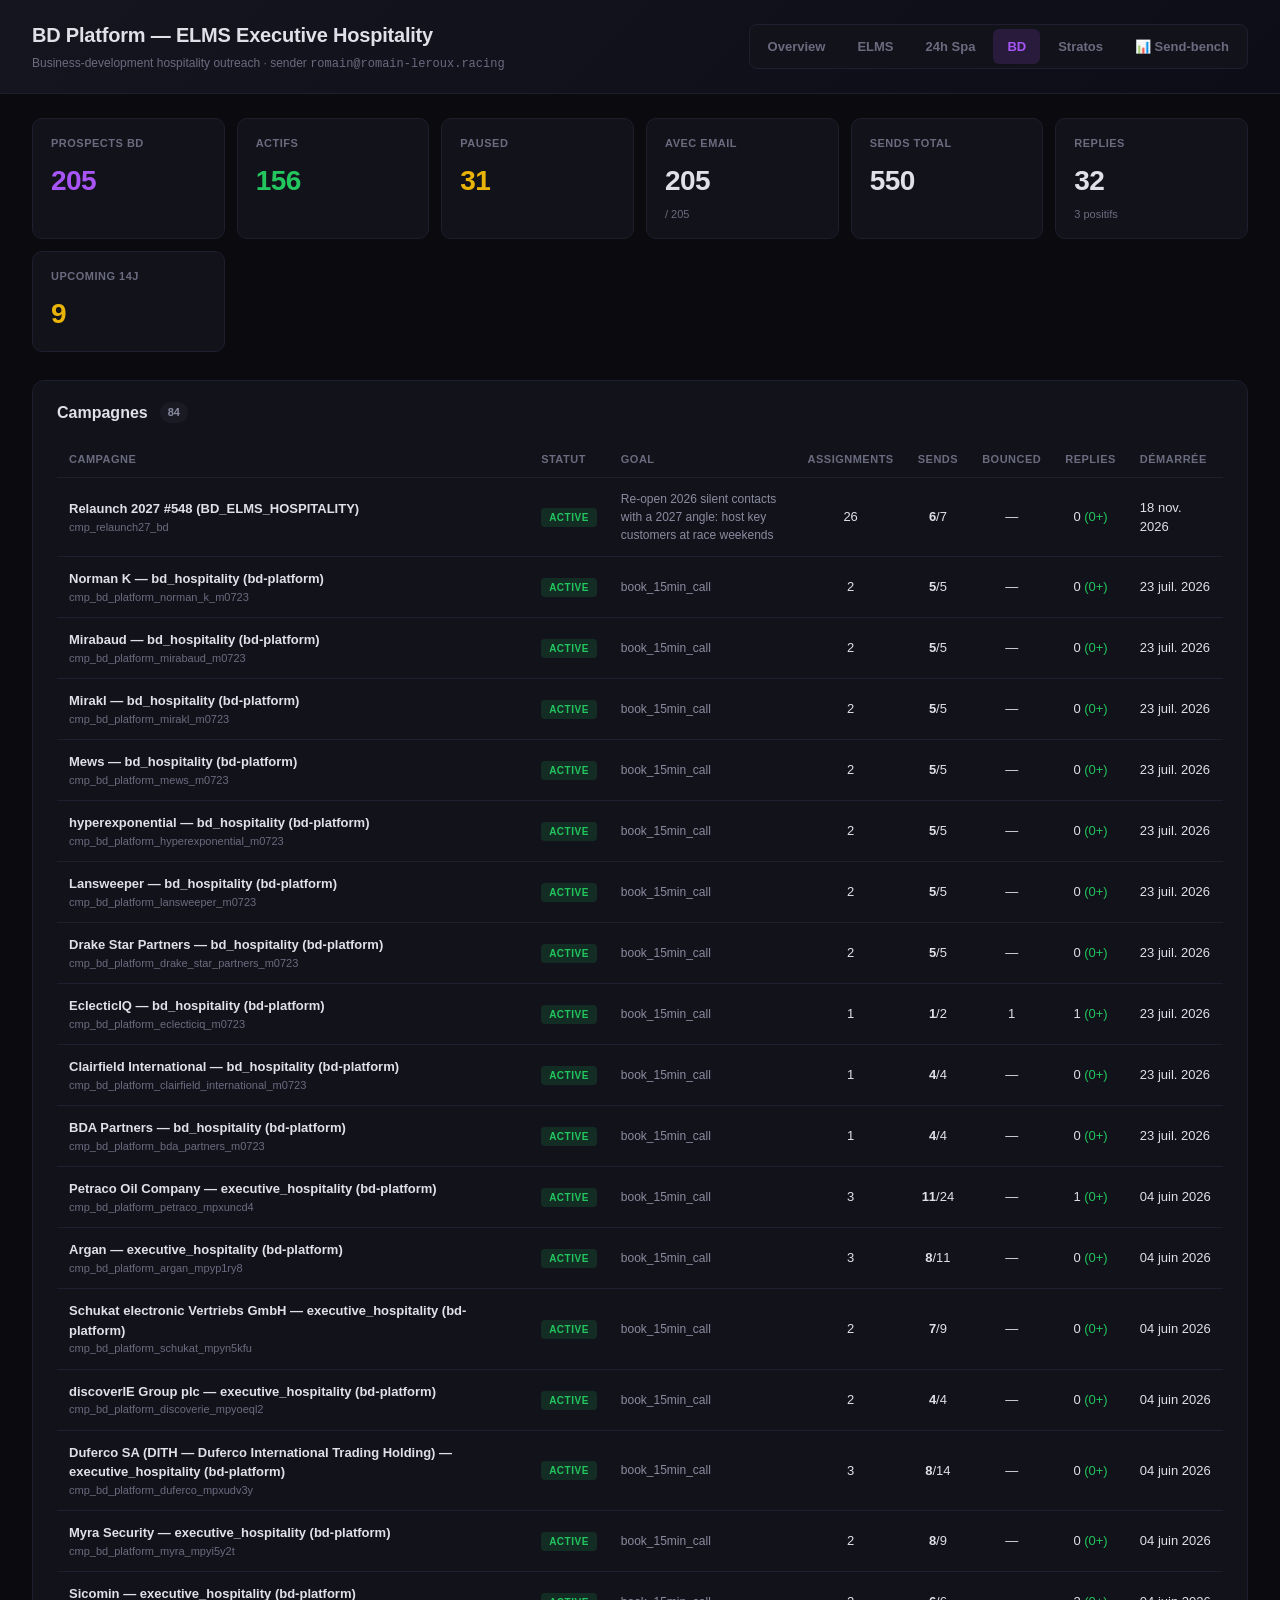
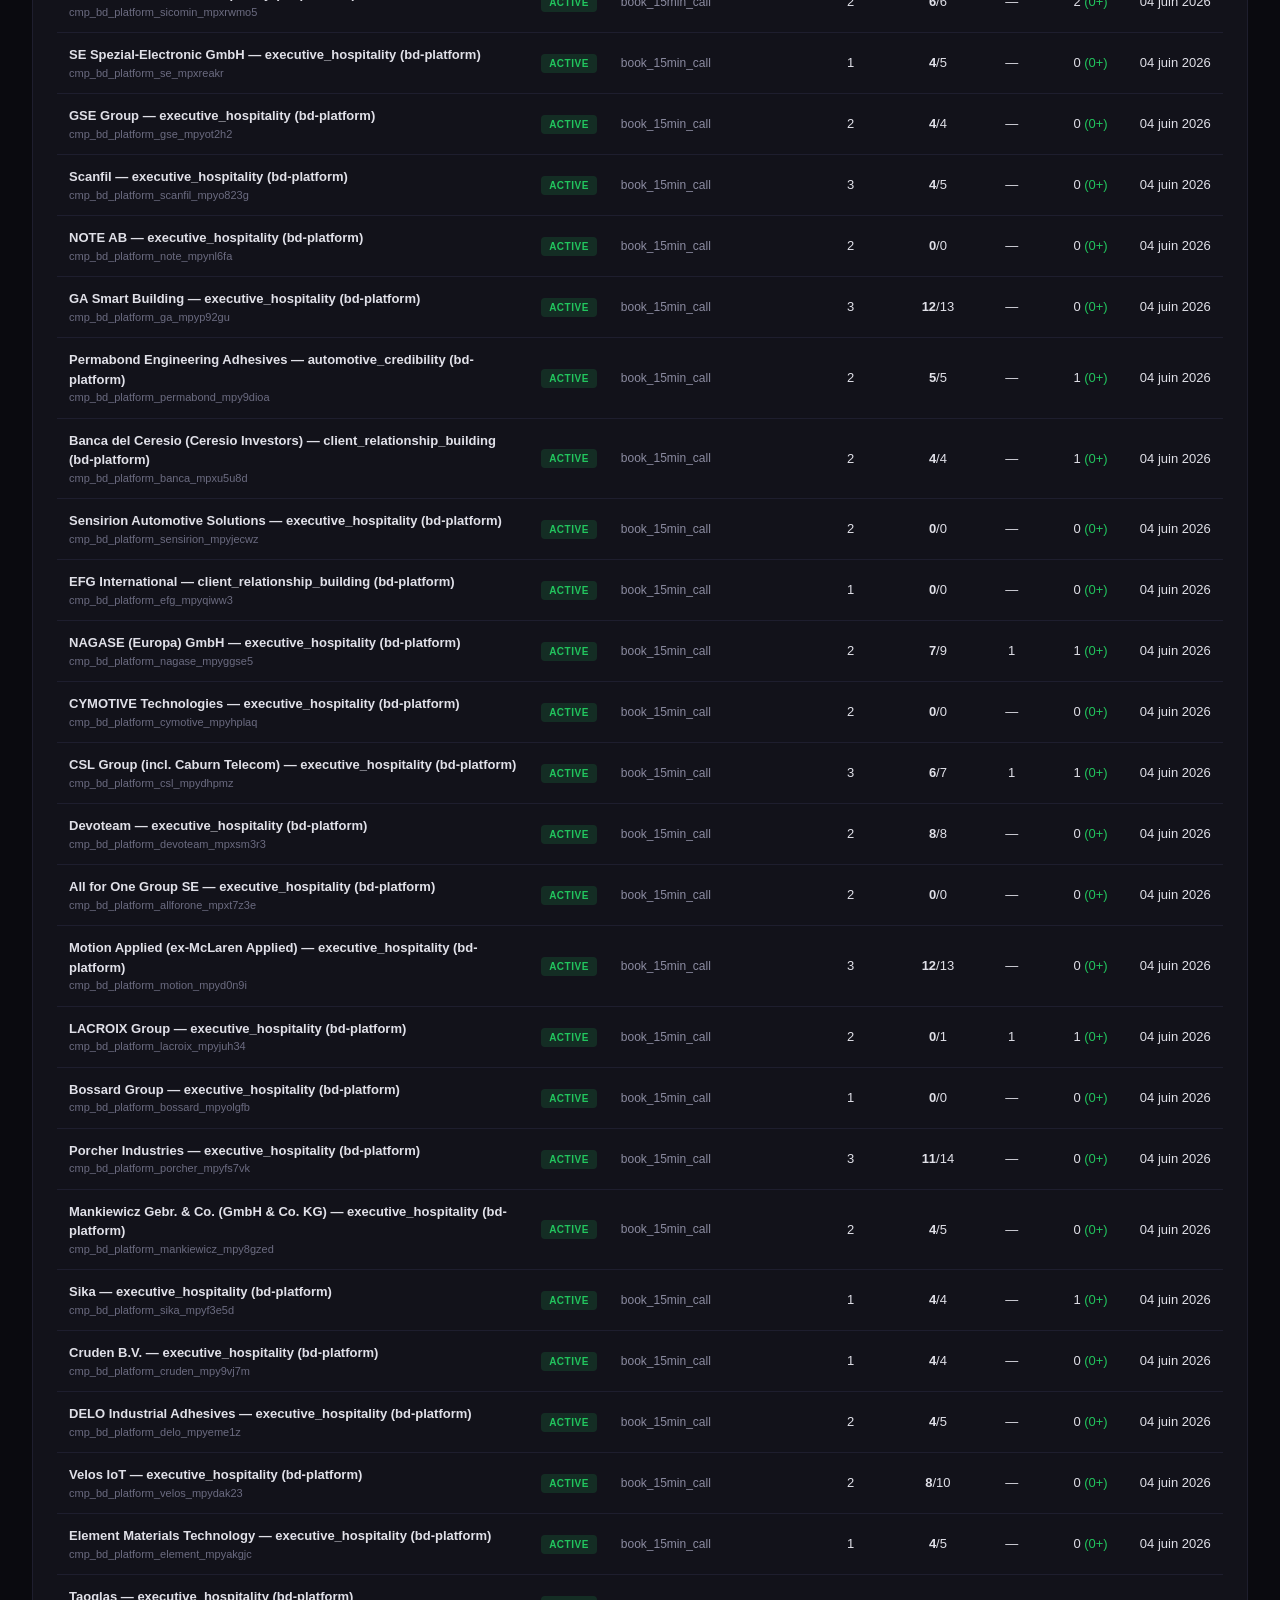
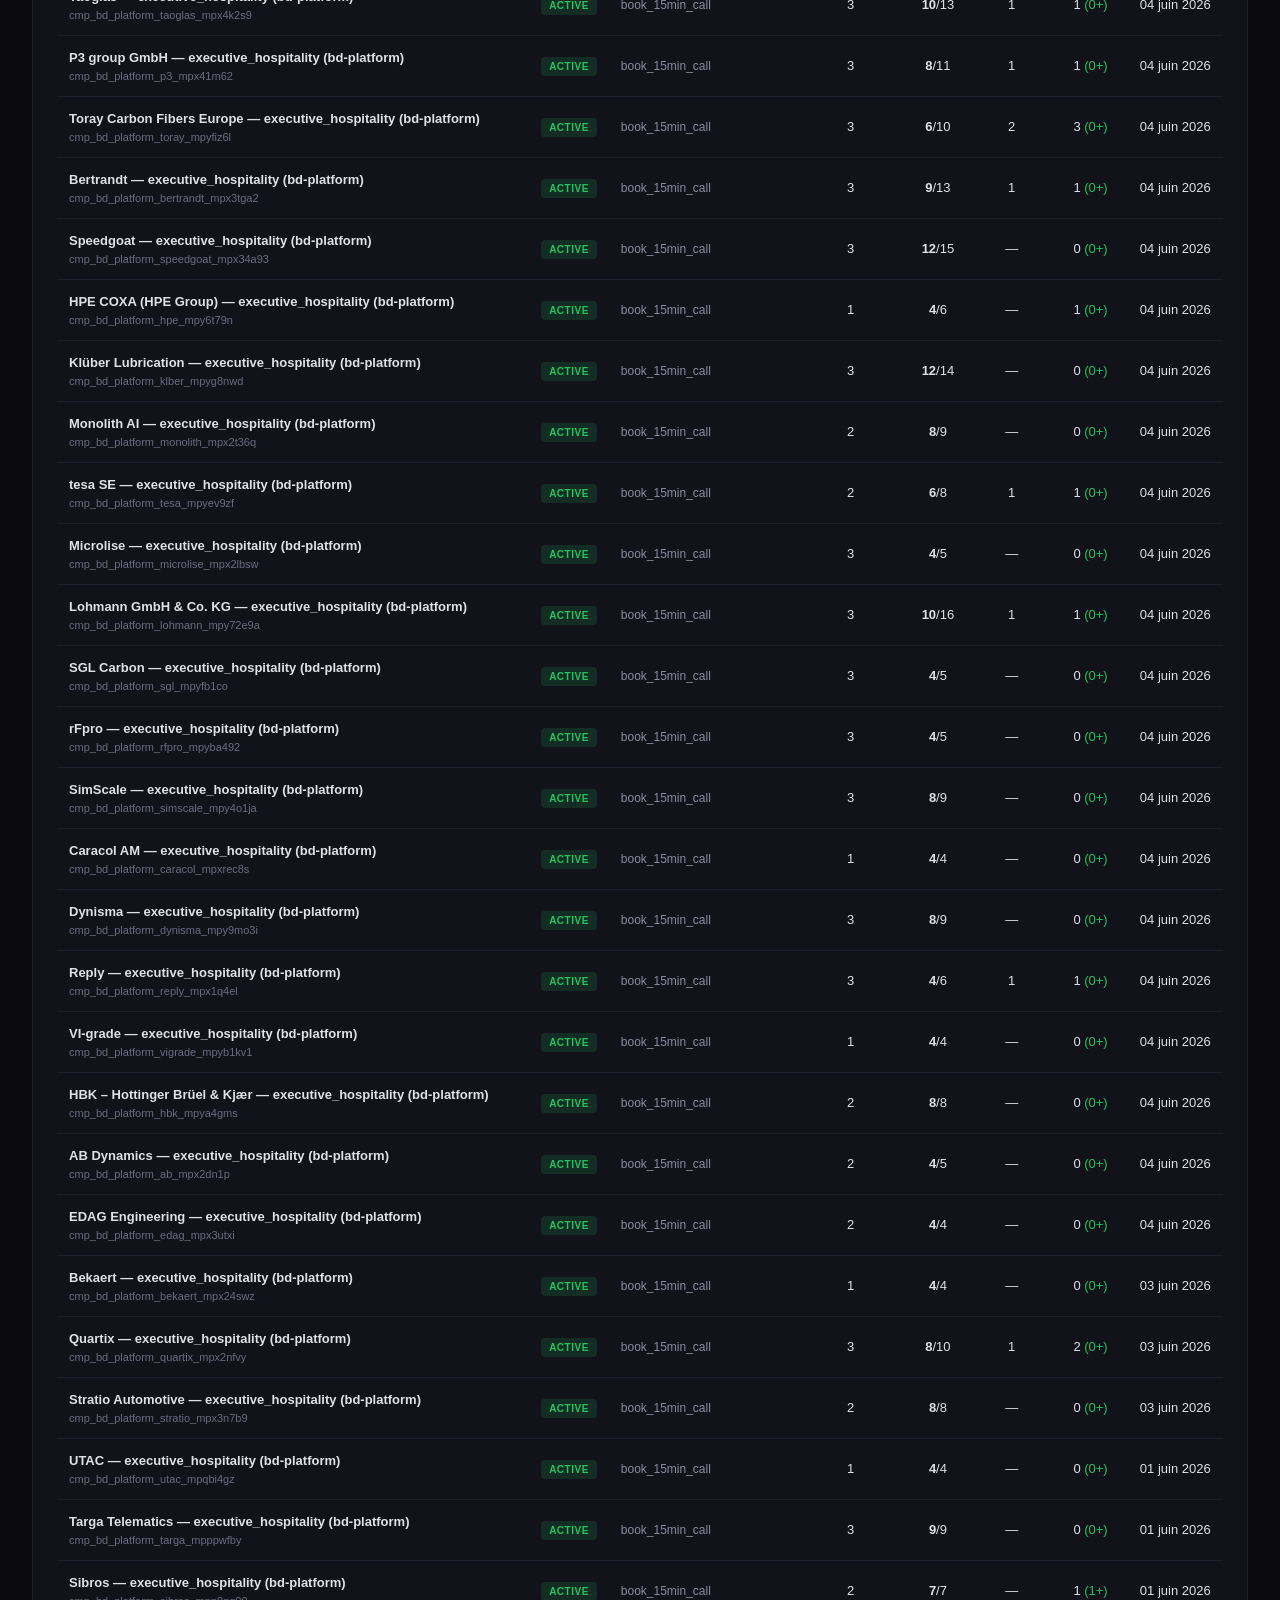
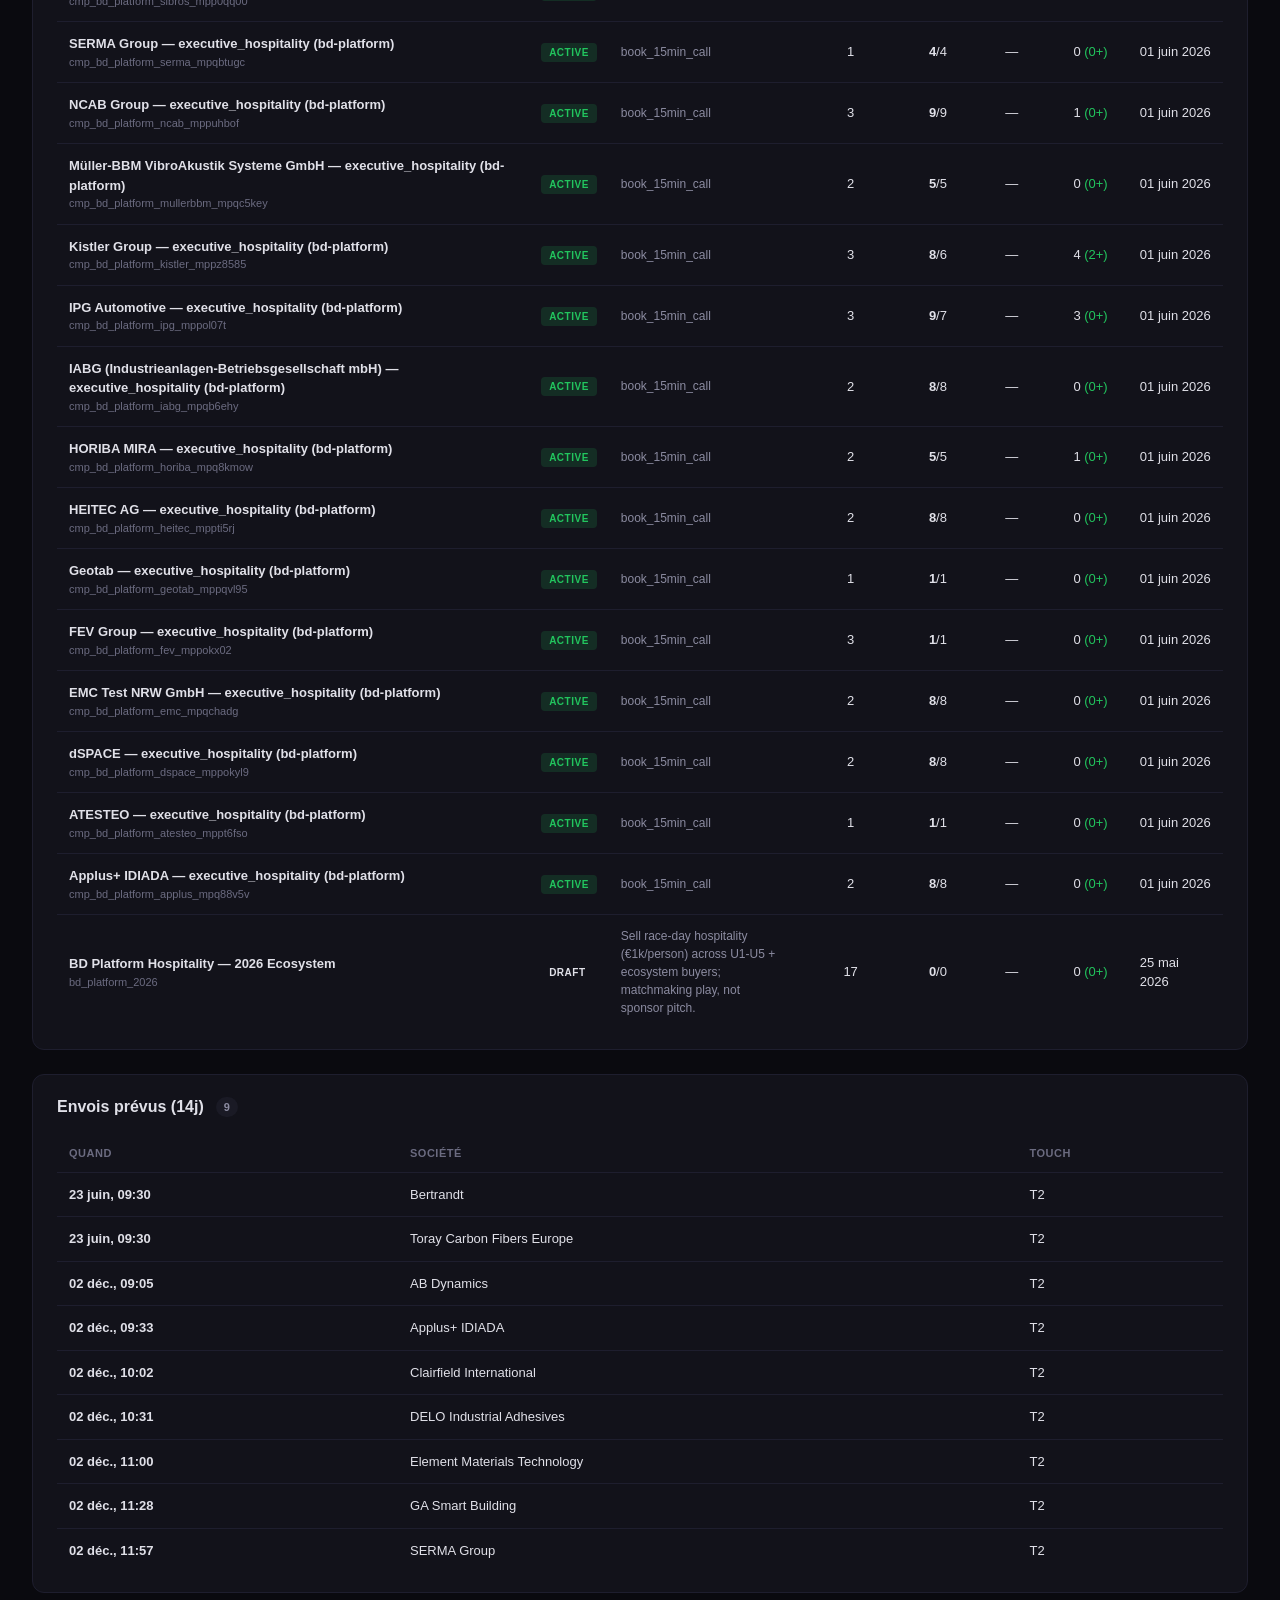
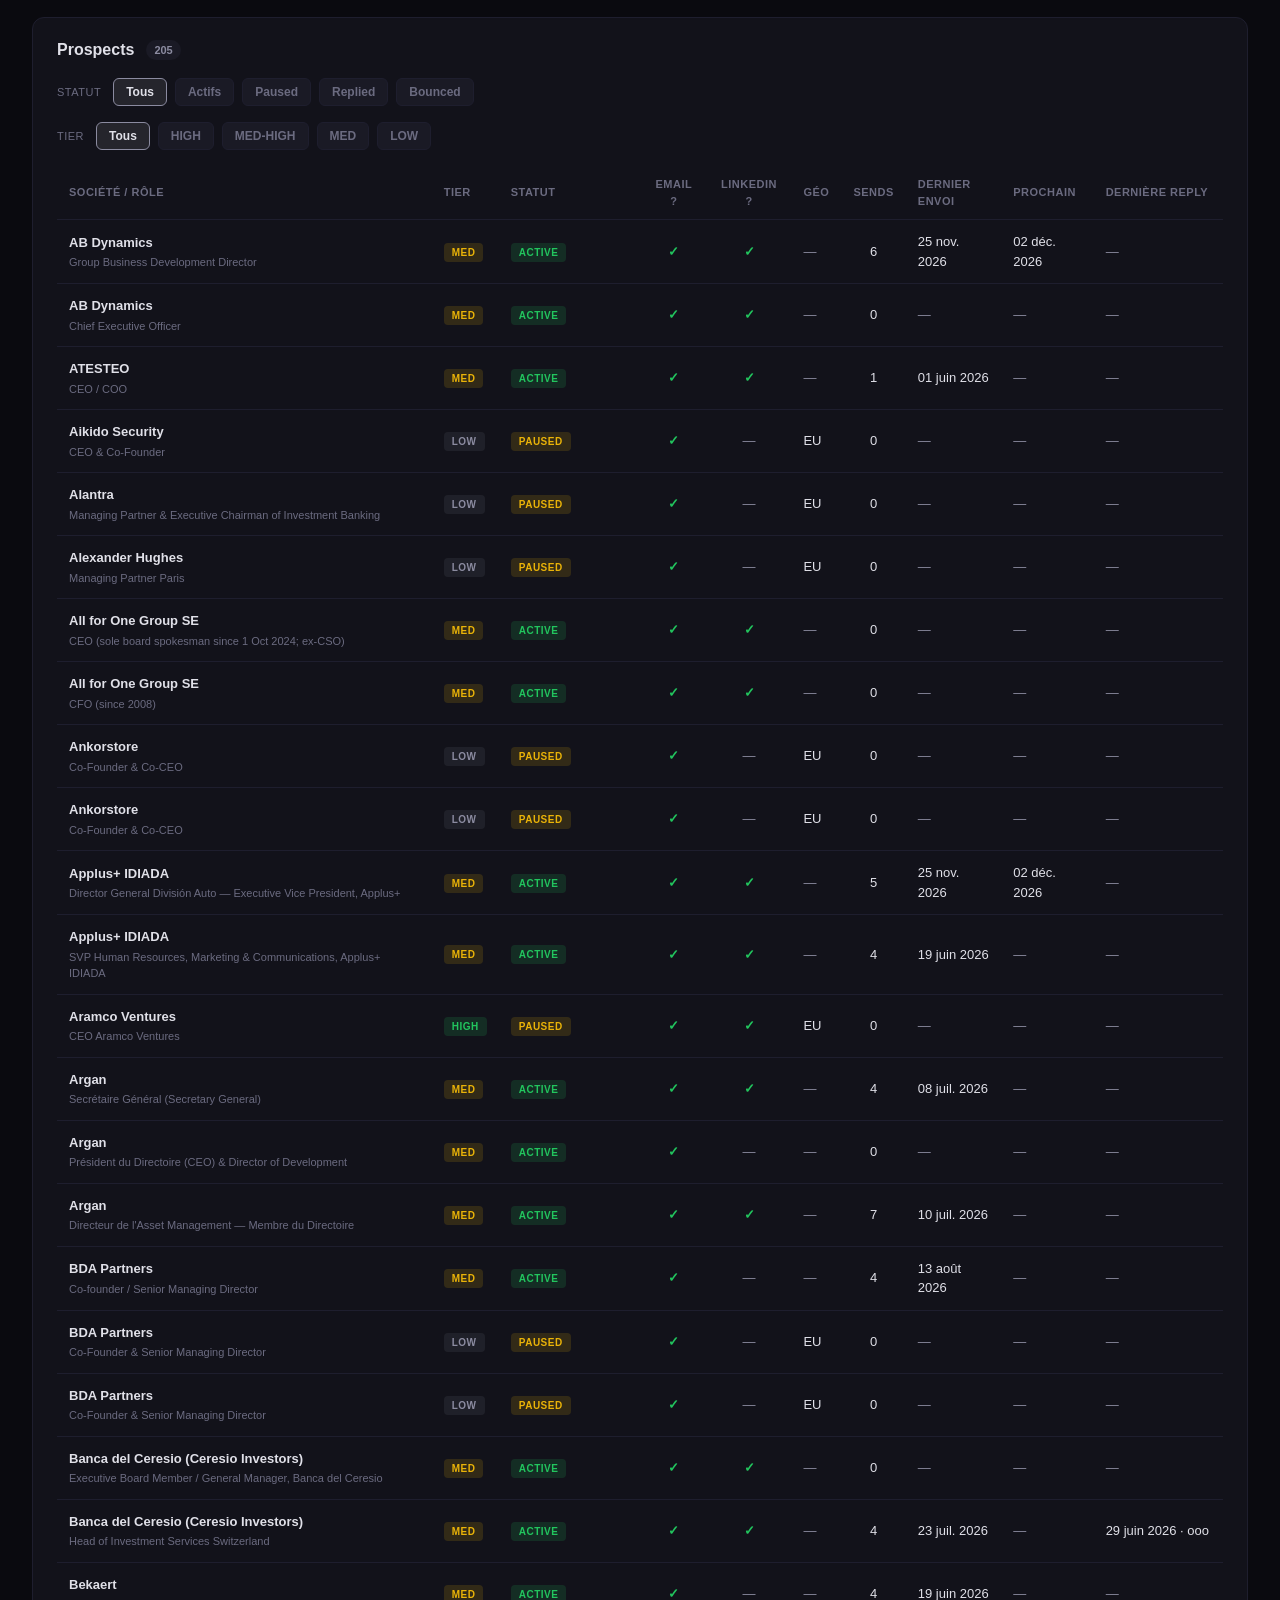
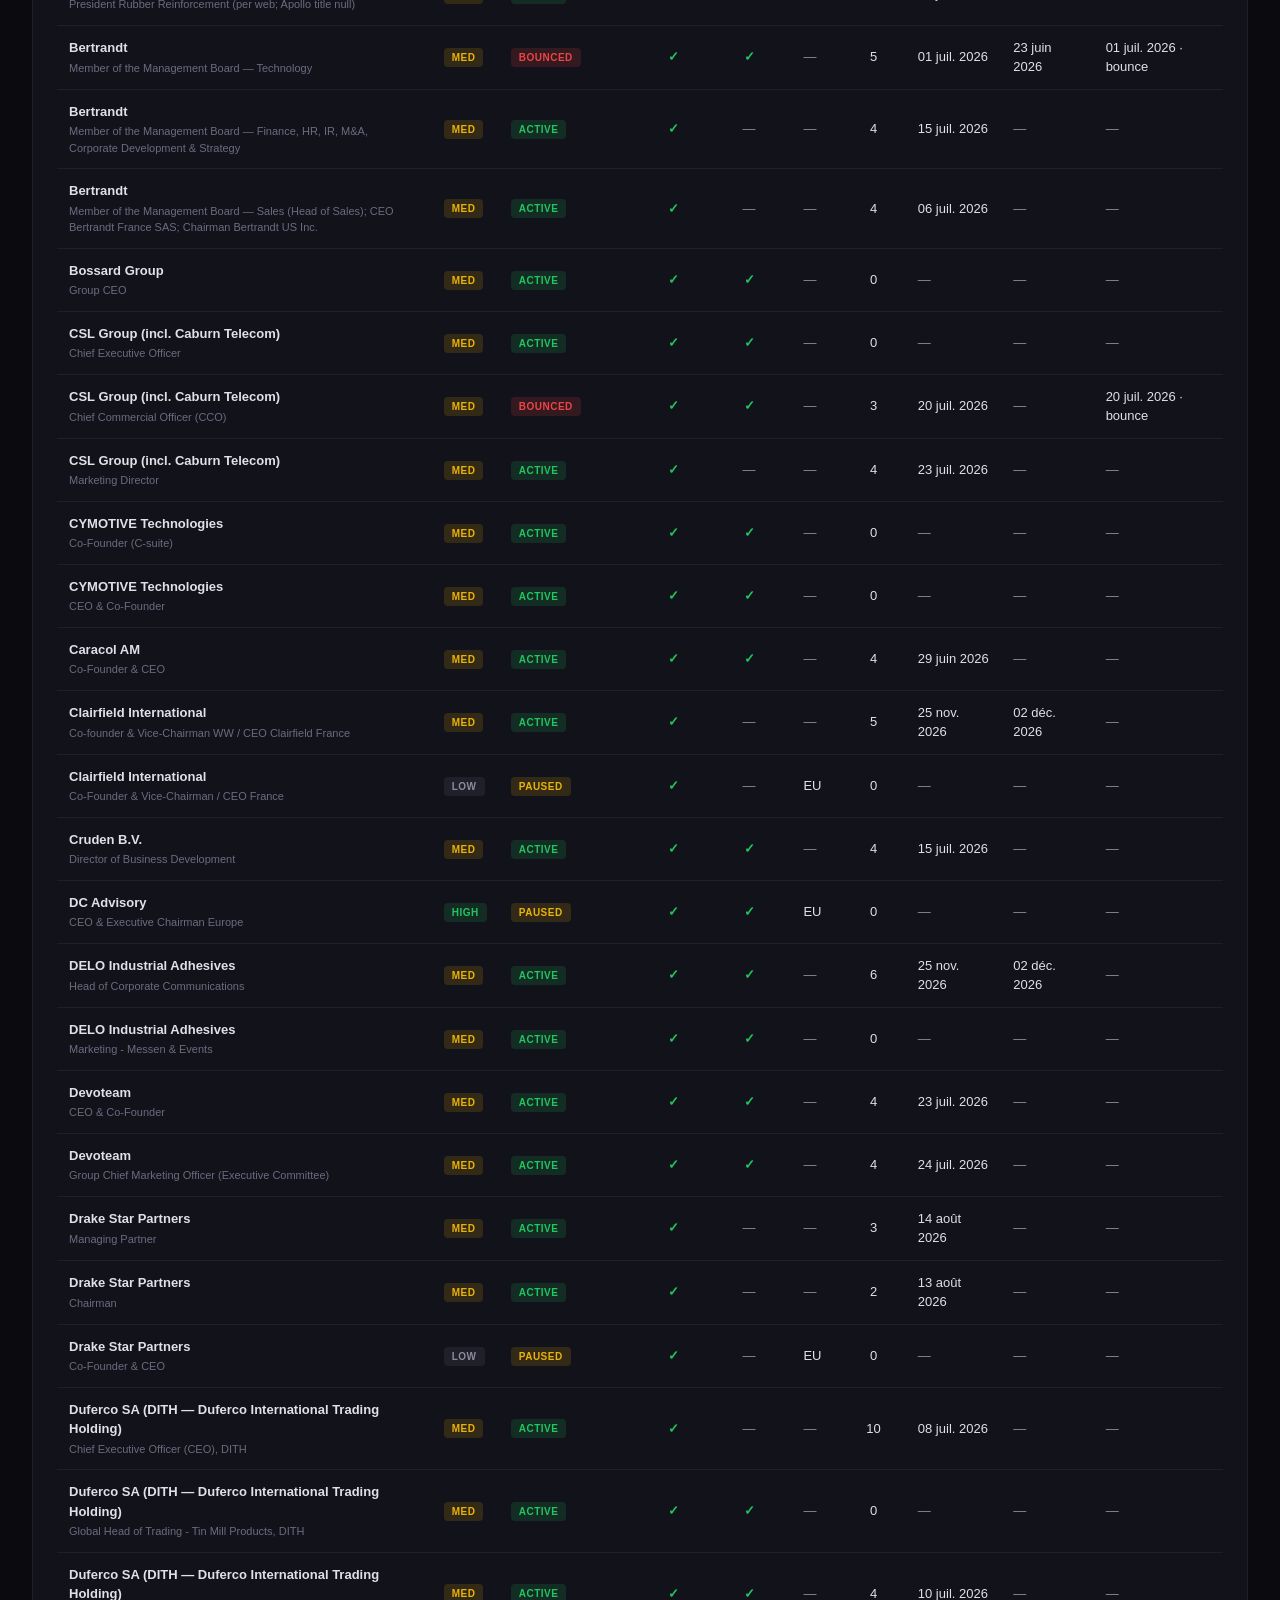
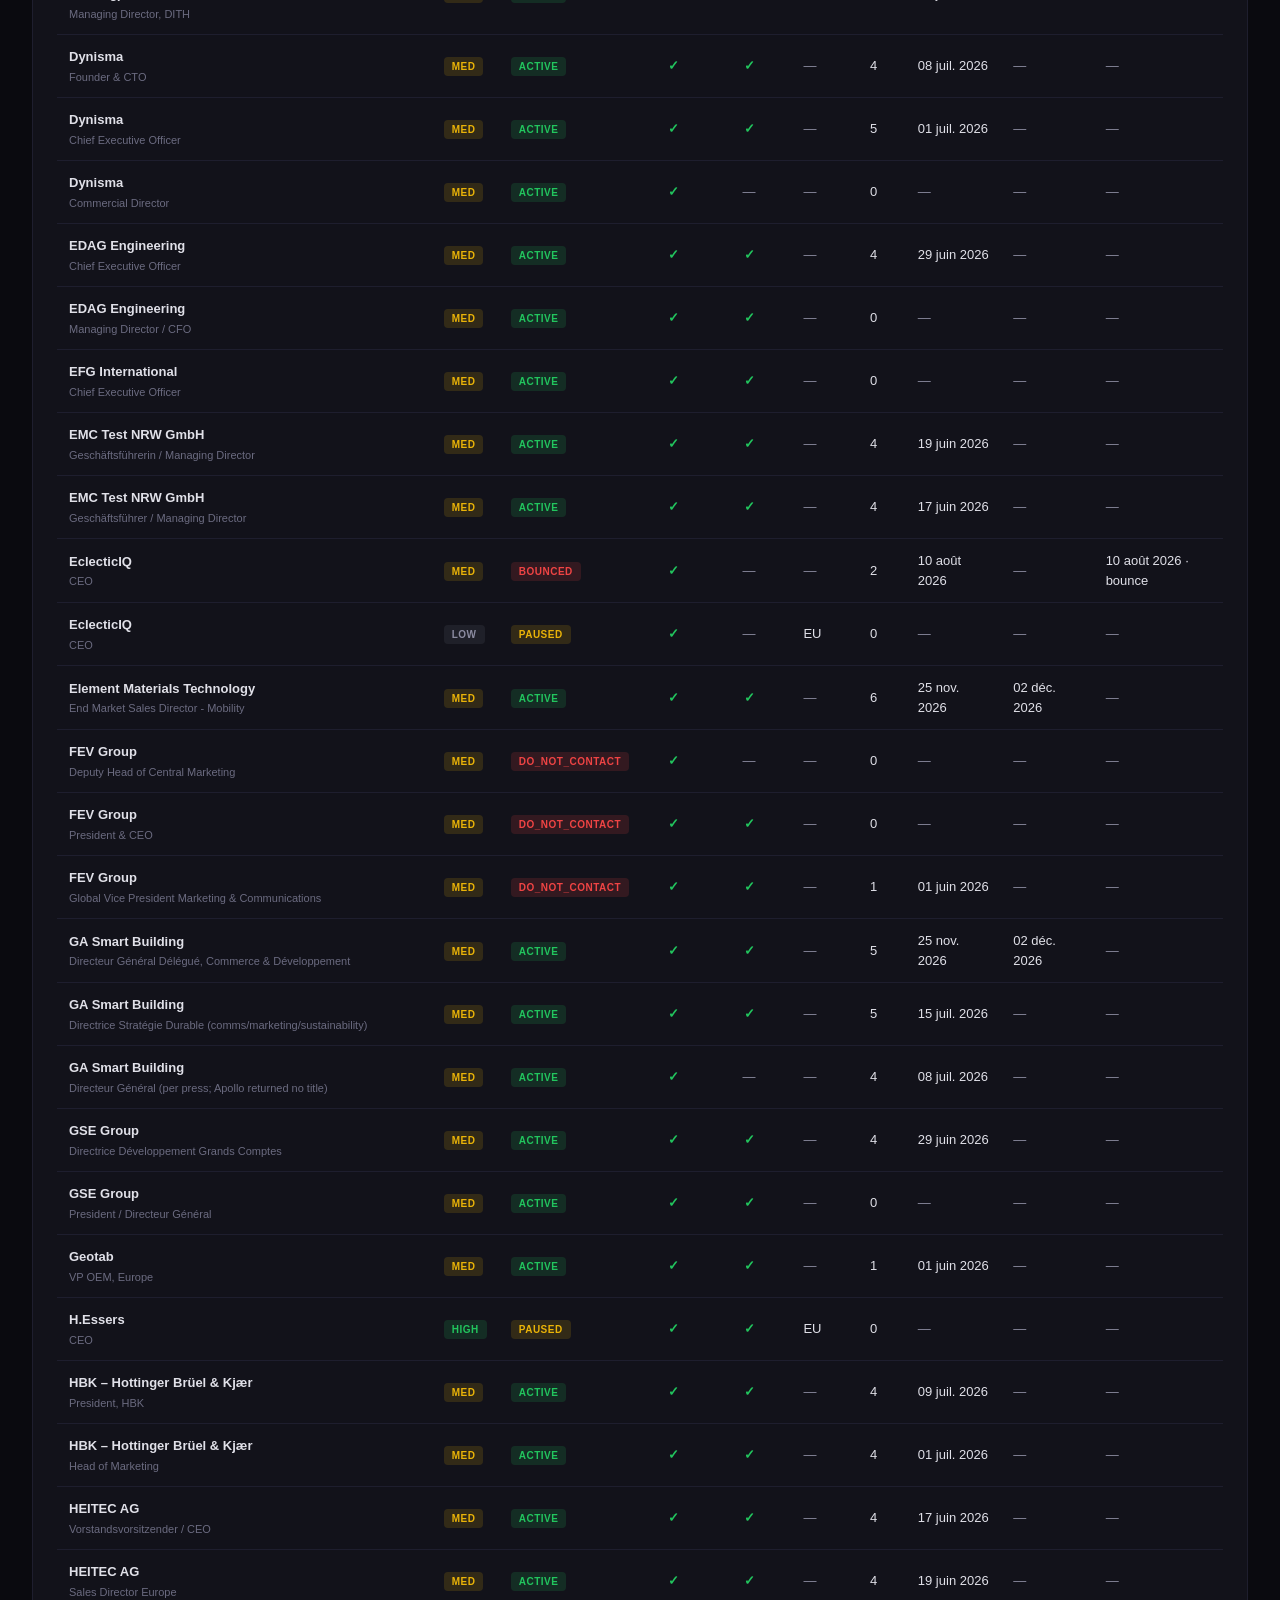
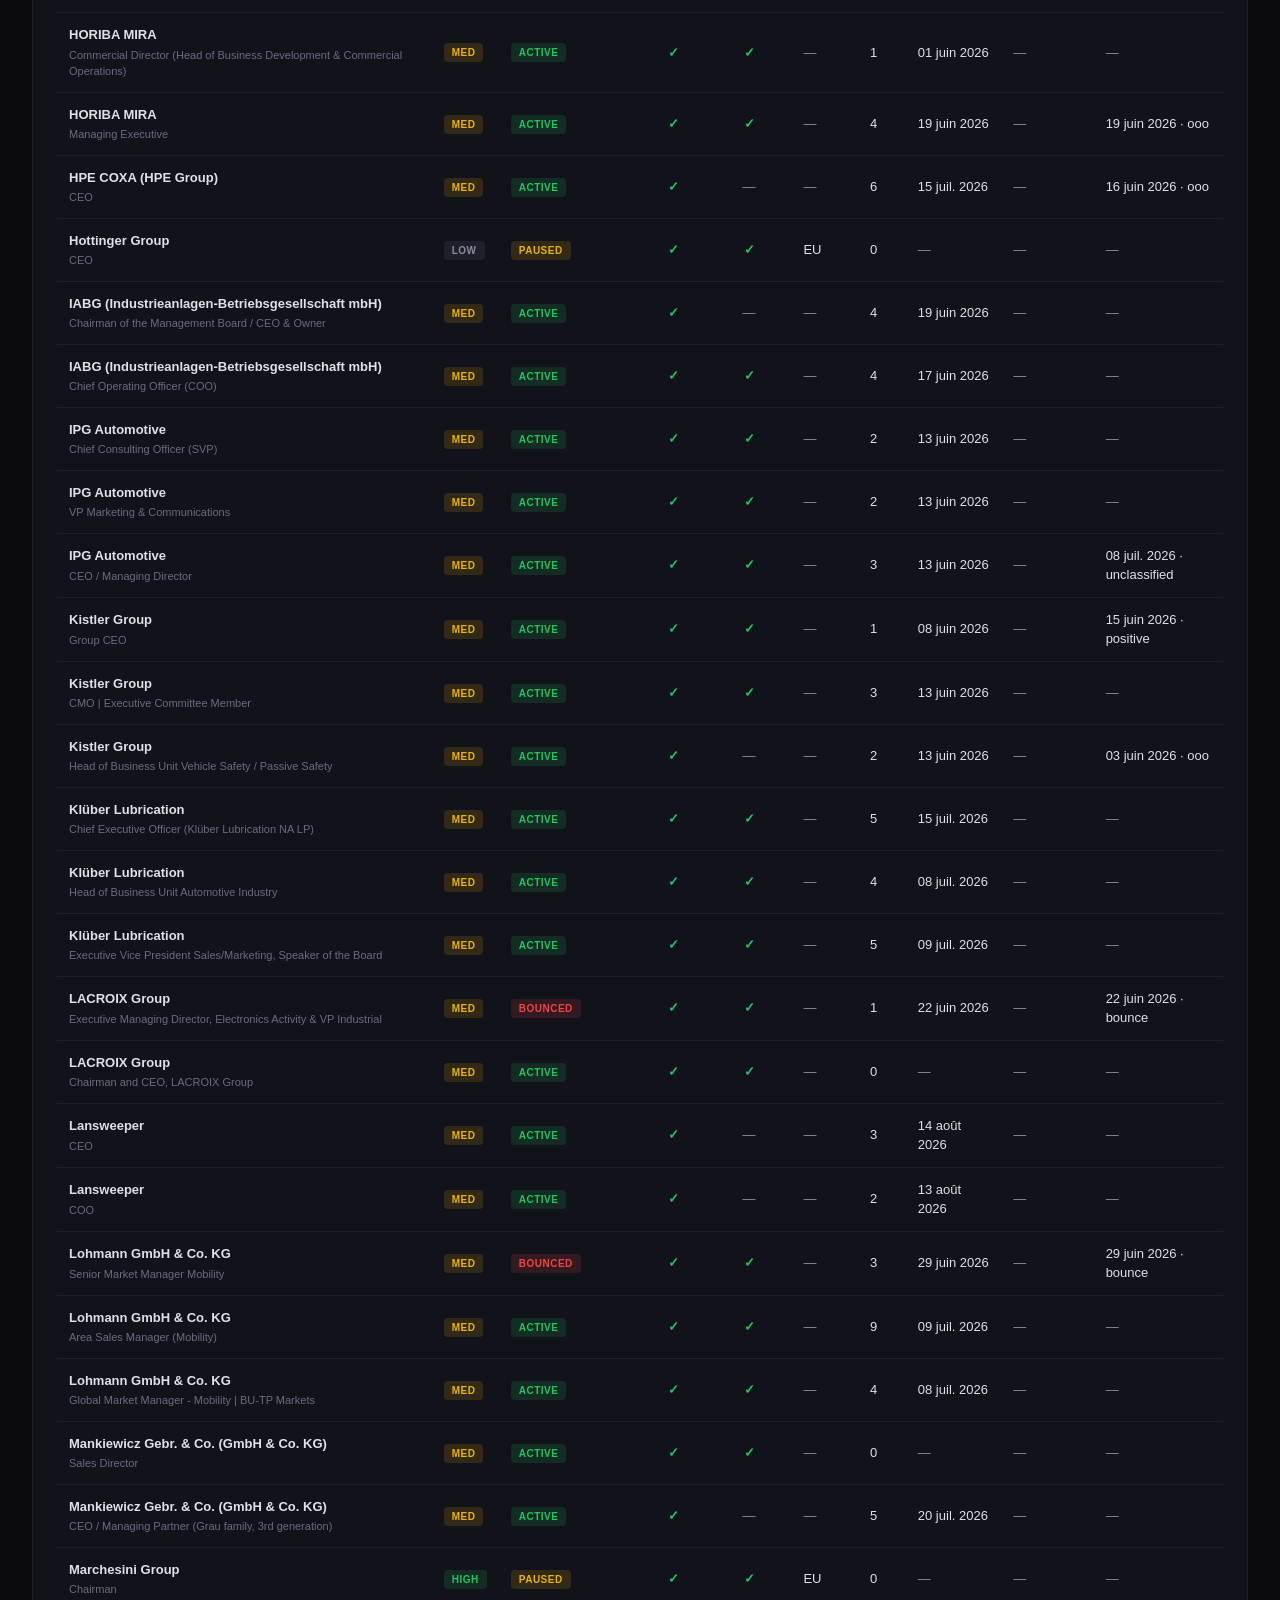
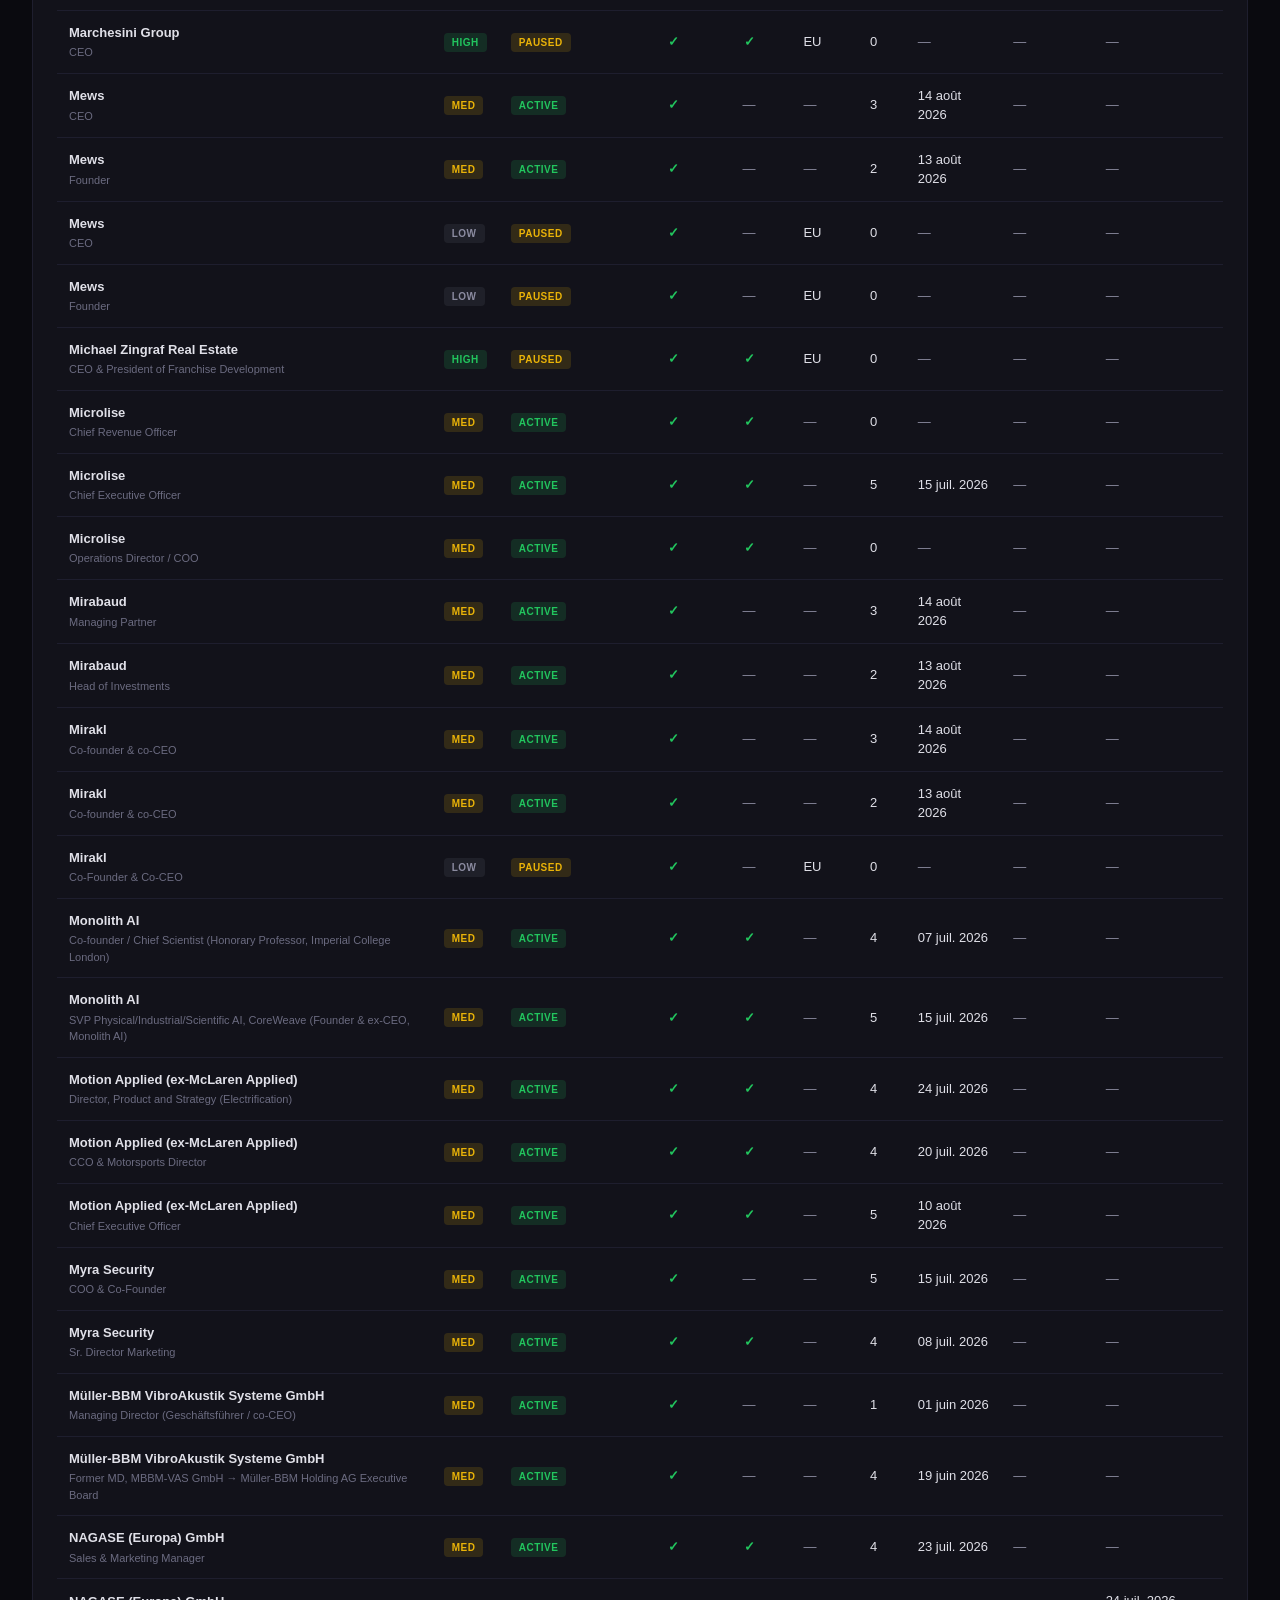
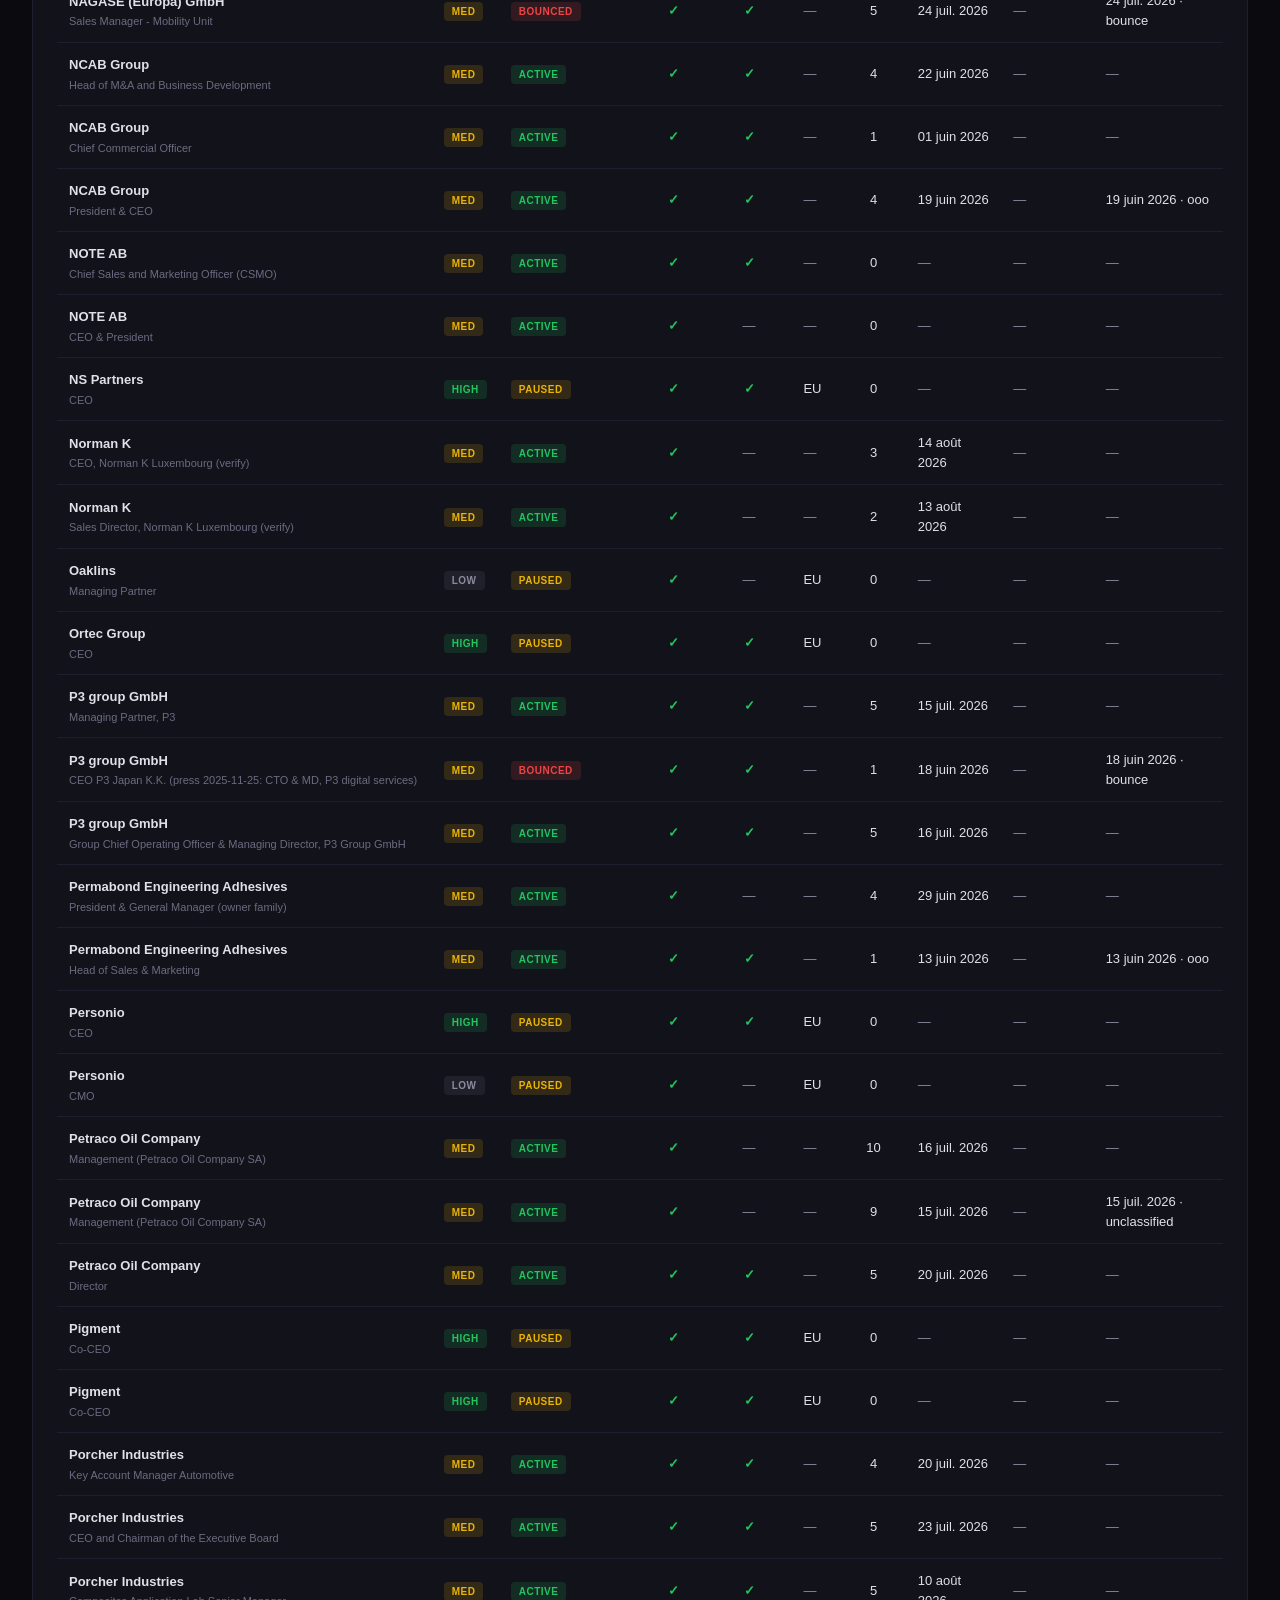
<file: outreach/bd.html>
<!DOCTYPE html>
<html lang="fr">
<head>
<meta charset="UTF-8">
<meta name="viewport" content="width=device-width, initial-scale=1.0">
<title>Outreach Engine — BD Platform Hospitality</title>
<link rel="stylesheet" href="_shared.css">
</head>
<body>

<div class="header">
  <div>
    <h1><span class="accent-bd">BD Platform</span> — ELMS Executive Hospitality</h1>
    <div class="header-sub">Business-development hospitality outreach · sender <code>romain@romain-leroux.racing</code></div>
  </div>
  <div class="nav">
    <a href="index.html">Overview</a>
    <a href="elms.html">ELMS</a>
    <a href="spa.html">24h Spa</a>
    <a class="active bd" href="bd.html">BD</a>
    <a href="stratos.html">Stratos</a>
    <a href="send-bench.html">📊 Send-bench</a>
  </div>
</div>

<div class="container">

  <div id="kpis" class="kpis"></div>

  <section class="block">
    <h2>Campagnes <span class="count" id="camp-count">—</span></h2>
    <div id="campaigns"></div>
  </section>

  <section class="block">
    <h2>Envois prévus (14j) <span class="count" id="up-count">—</span></h2>
    <div id="upcoming"></div>
  </section>

  <section class="block">
    <h2>Prospects <span class="count" id="prospect-count">—</span></h2>
    <div class="filters">
      <span style="color:var(--dim);font-size:11px;align-self:center;text-transform:uppercase;letter-spacing:0.5px;margin-right:4px">Statut</span>
      <button class="filter-btn active neutral" data-status="all">Tous</button>
      <button class="filter-btn" data-status="active">Actifs</button>
      <button class="filter-btn" data-status="paused">Paused</button>
      <button class="filter-btn" data-status="replied">Replied</button>
      <button class="filter-btn" data-status="bounced">Bounced</button>
    </div>
    <div class="filters">
      <span style="color:var(--dim);font-size:11px;align-self:center;text-transform:uppercase;letter-spacing:0.5px;margin-right:4px">Tier</span>
      <button class="filter-btn tier active neutral" data-tier="all">Tous</button>
      <button class="filter-btn tier" data-tier="HIGH">HIGH</button>
      <button class="filter-btn tier" data-tier="MED-HIGH">MED-HIGH</button>
      <button class="filter-btn tier" data-tier="MED">MED</button>
      <button class="filter-btn tier" data-tier="LOW">LOW</button>
    </div>
    <div style="overflow-x:auto">
      <table id="prospects-table">
        <thead>
          <tr>
            <th>Société / Rôle</th>
            <th>Tier</th>
            <th>Statut</th>
            <th style="text-align:center" title="Avons-nous une adresse email ?">Email ?</th>
            <th style="text-align:center">LinkedIn ?</th>
            <th>Géo</th>
            <th style="text-align:center">Sends</th>
            <th>Dernier envoi</th>
            <th>Prochain</th>
            <th>Dernière reply</th>
          </tr>
        </thead>
        <tbody></tbody>
      </table>
    </div>
  </section>

  <footer class="meta">
    <span>Source : <code>outreach.db</code> filtré <code>program = 'BD_ELMS_HOSPITALITY'</code> · données anonymisées (aucun email/nom exporté)</span>
    <span id="generated">…</span>
  </footer>

</div>

<script src="_shared.js"></script>
<script>
(async () => {
  const d = await loadJSON('data/bd.json');
  document.getElementById('generated').textContent = 'Généré : ' + fmtDateTime(d.generated_at);

  const k = d.kpis;
  document.getElementById('kpis').innerHTML = `
    <div class="kpi bd"><div class="kpi-label">Prospects BD</div><div class="kpi-value">${fmtNum(k.prospects_total)}</div></div>
    <div class="kpi green"><div class="kpi-label">Actifs</div><div class="kpi-value">${fmtNum(k.prospects_active)}</div></div>
    <div class="kpi yellow"><div class="kpi-label">Paused</div><div class="kpi-value">${fmtNum(k.prospects_paused)}</div></div>
    <div class="kpi"><div class="kpi-label">Avec email</div><div class="kpi-value">${fmtNum(k.prospects_with_email)}</div><div class="kpi-sub">/ ${k.prospects_total}</div></div>
    <div class="kpi"><div class="kpi-label">Sends total</div><div class="kpi-value">${fmtNum(k.sends_total)}</div></div>
    <div class="kpi"><div class="kpi-label">Replies</div><div class="kpi-value">${fmtNum(k.replies_total)}</div><div class="kpi-sub">${k.replies_positive} positifs</div></div>
    <div class="kpi yellow"><div class="kpi-label">Upcoming 14j</div><div class="kpi-value">${fmtNum(k.upcoming_14d)}</div></div>
  `;

  document.getElementById('camp-count').textContent = d.campaigns.length;
  document.getElementById('campaigns').innerHTML = d.campaigns.length === 0
    ? `<div class="empty"><div class="big">·</div>Aucune campagne BD pour l'instant</div>`
    : `<div style="overflow-x:auto"><table><thead><tr>
        <th>Campagne</th><th>Statut</th><th>Goal</th>
        <th style="text-align:center">Assignments</th>
        <th style="text-align:center">Sends</th>
        <th style="text-align:center">Bounced</th>
        <th style="text-align:center">Replies</th>
        <th>Démarrée</th></tr></thead><tbody>
        ${d.campaigns.map(c => `
          <tr>
            <td><strong>${c.name}</strong><div style="color:var(--dim);font-size:11px">${c.id}</div></td>
            <td>${badge(c.status)}</td>
            <td style="color:var(--muted);font-size:12px;max-width:240px">${c.goal || ''}</td>
            <td style="text-align:center">${c.assignments}</td>
            <td style="text-align:center"><strong>${c.sends_ok}</strong>/${c.sends_total}</td>
            <td style="text-align:center">${c.sends_bounced || '—'}</td>
            <td style="text-align:center">${c.replies_total} <span style="color:var(--green)">(${c.replies_positive}+)</span></td>
            <td>${fmtDate(c.started_at || c.created_at)}</td>
          </tr>
        `).join('')}
        </tbody></table></div>`;

  document.getElementById('up-count').textContent = d.upcoming.length;
  document.getElementById('upcoming').innerHTML = d.upcoming.length === 0
    ? `<div class="empty"><div class="big">·</div>Rien de prévu sur les 14 prochains jours</div>`
    : `<div style="overflow-x:auto"><table><thead><tr>
        <th>Quand</th><th>Société</th><th>Touch</th>
      </tr></thead><tbody>
      ${d.upcoming.map(u => `
        <tr>
          <td><strong>${fmtDateTime(u.scheduled_for)}</strong></td>
          <td>${u.company}</td>
          <td>T${u.touch_n}</td>
        </tr>
      `).join('')}</tbody></table></div>`;

  document.getElementById('prospect-count').textContent = d.prospects.length;
  const tbody = document.querySelector('#prospects-table tbody');
  tbody.innerHTML = d.prospects.map(renderProspectRow).join('');

  attachFilters('#prospects-table', '.filter-btn[data-status]', '.filter-btn.tier[data-tier]');
})().catch(err => {
  document.body.insertAdjacentHTML('beforeend',
    `<div class="container"><div class="empty"><div class="big">⚠</div>Erreur de chargement : ${err.message}</div></div>`);
});
</script>

</body>
</html>
</file>
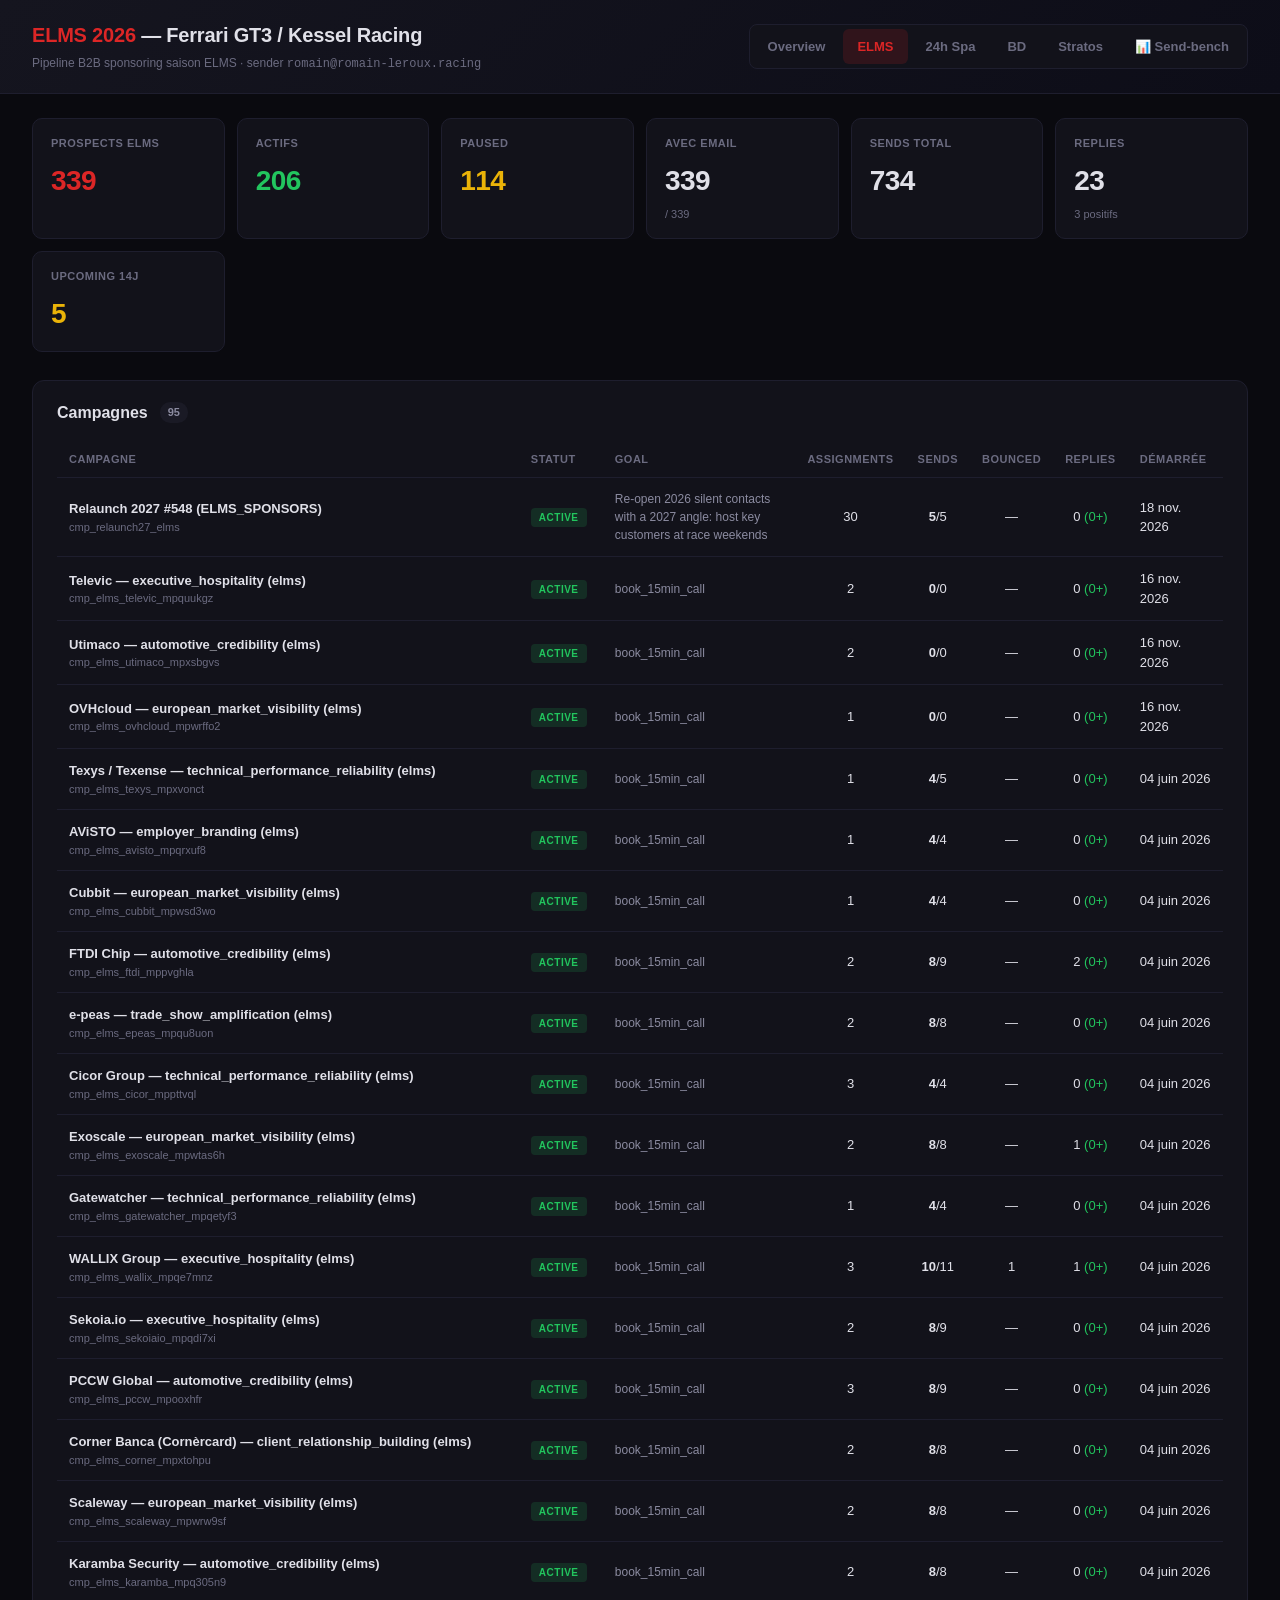
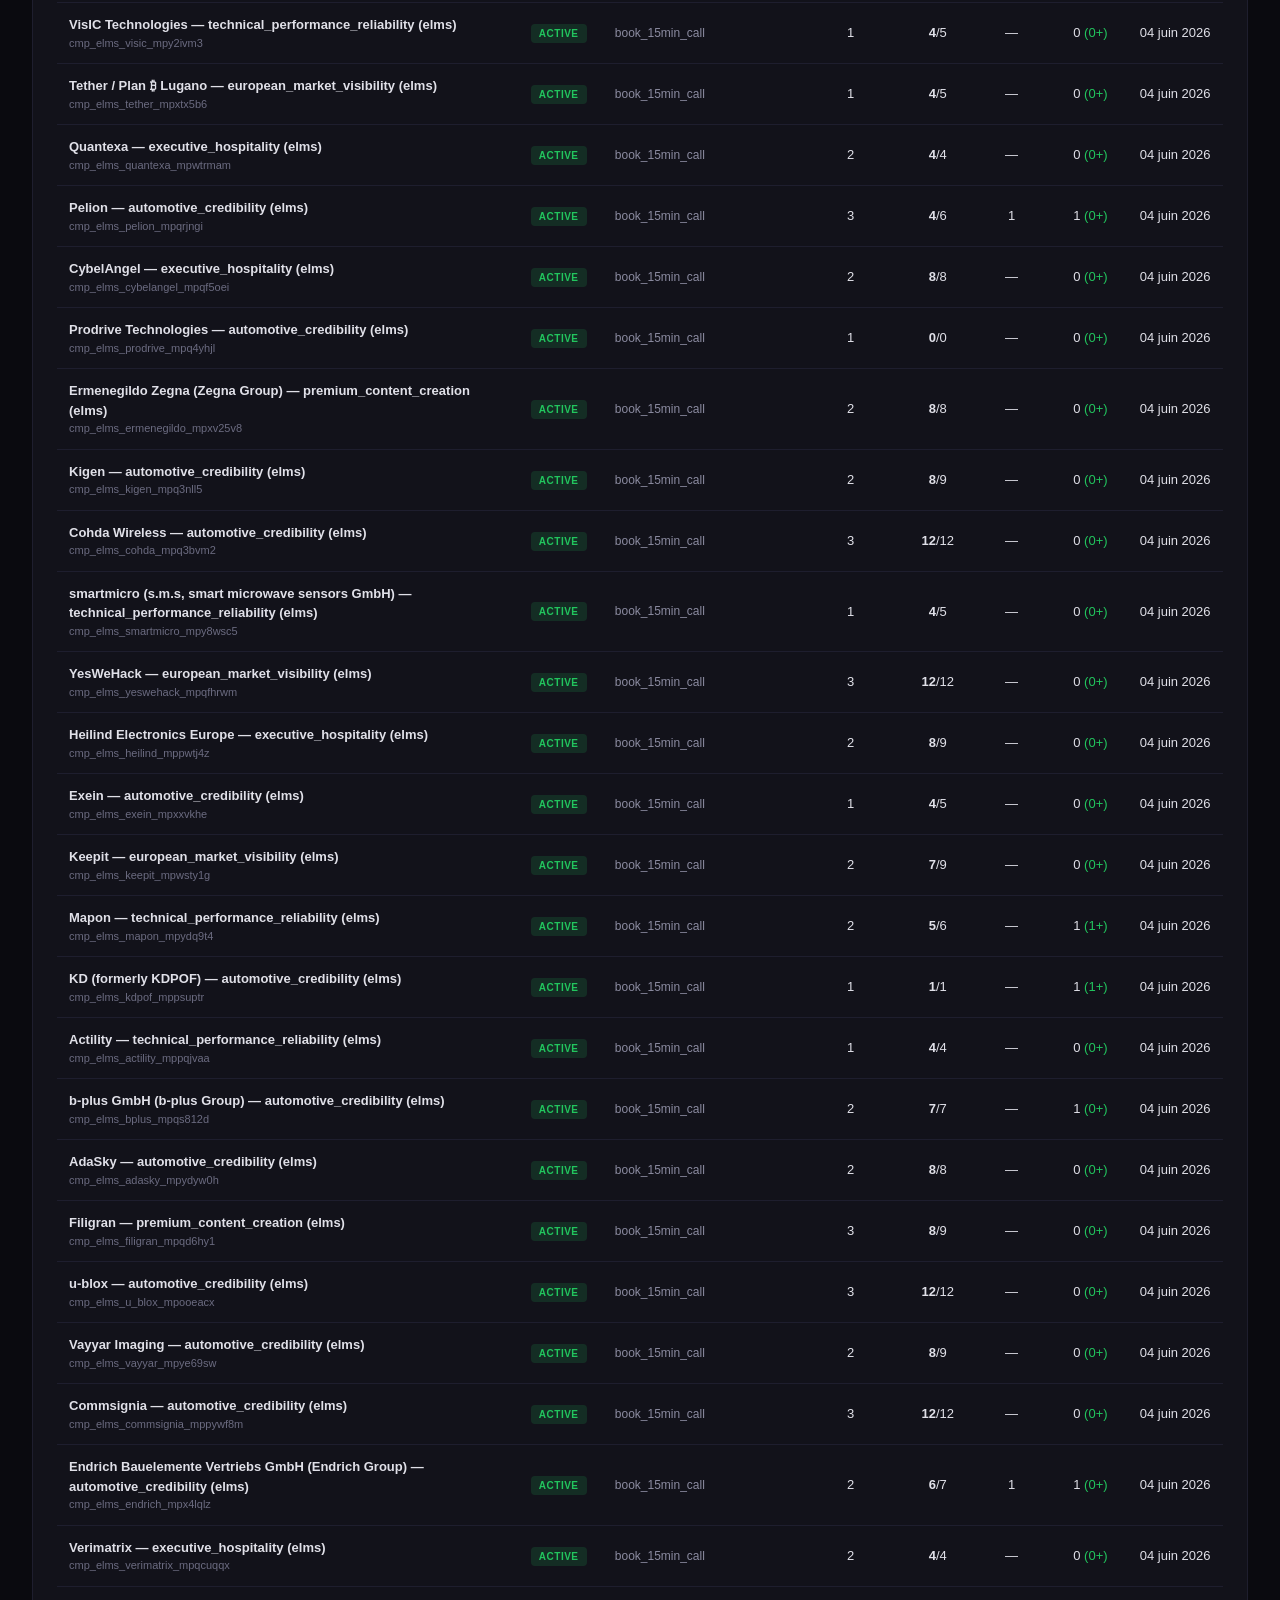
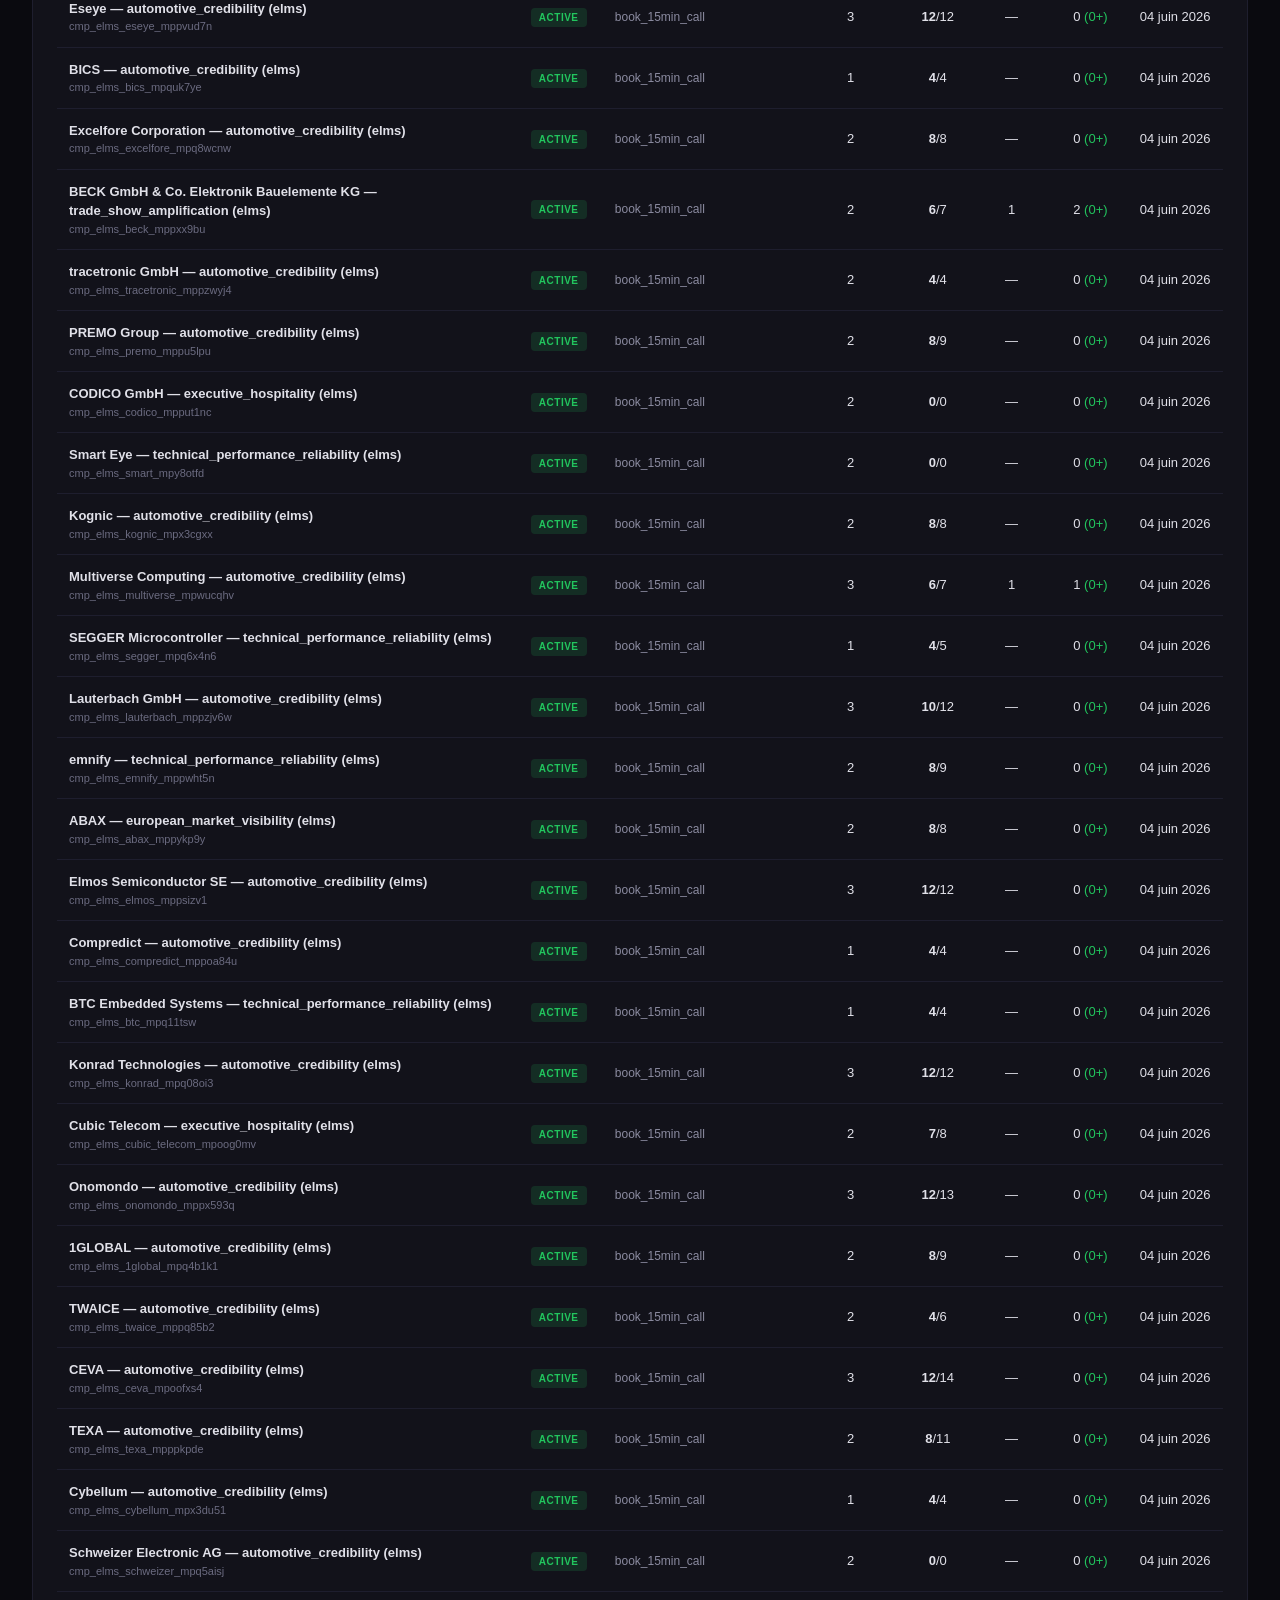
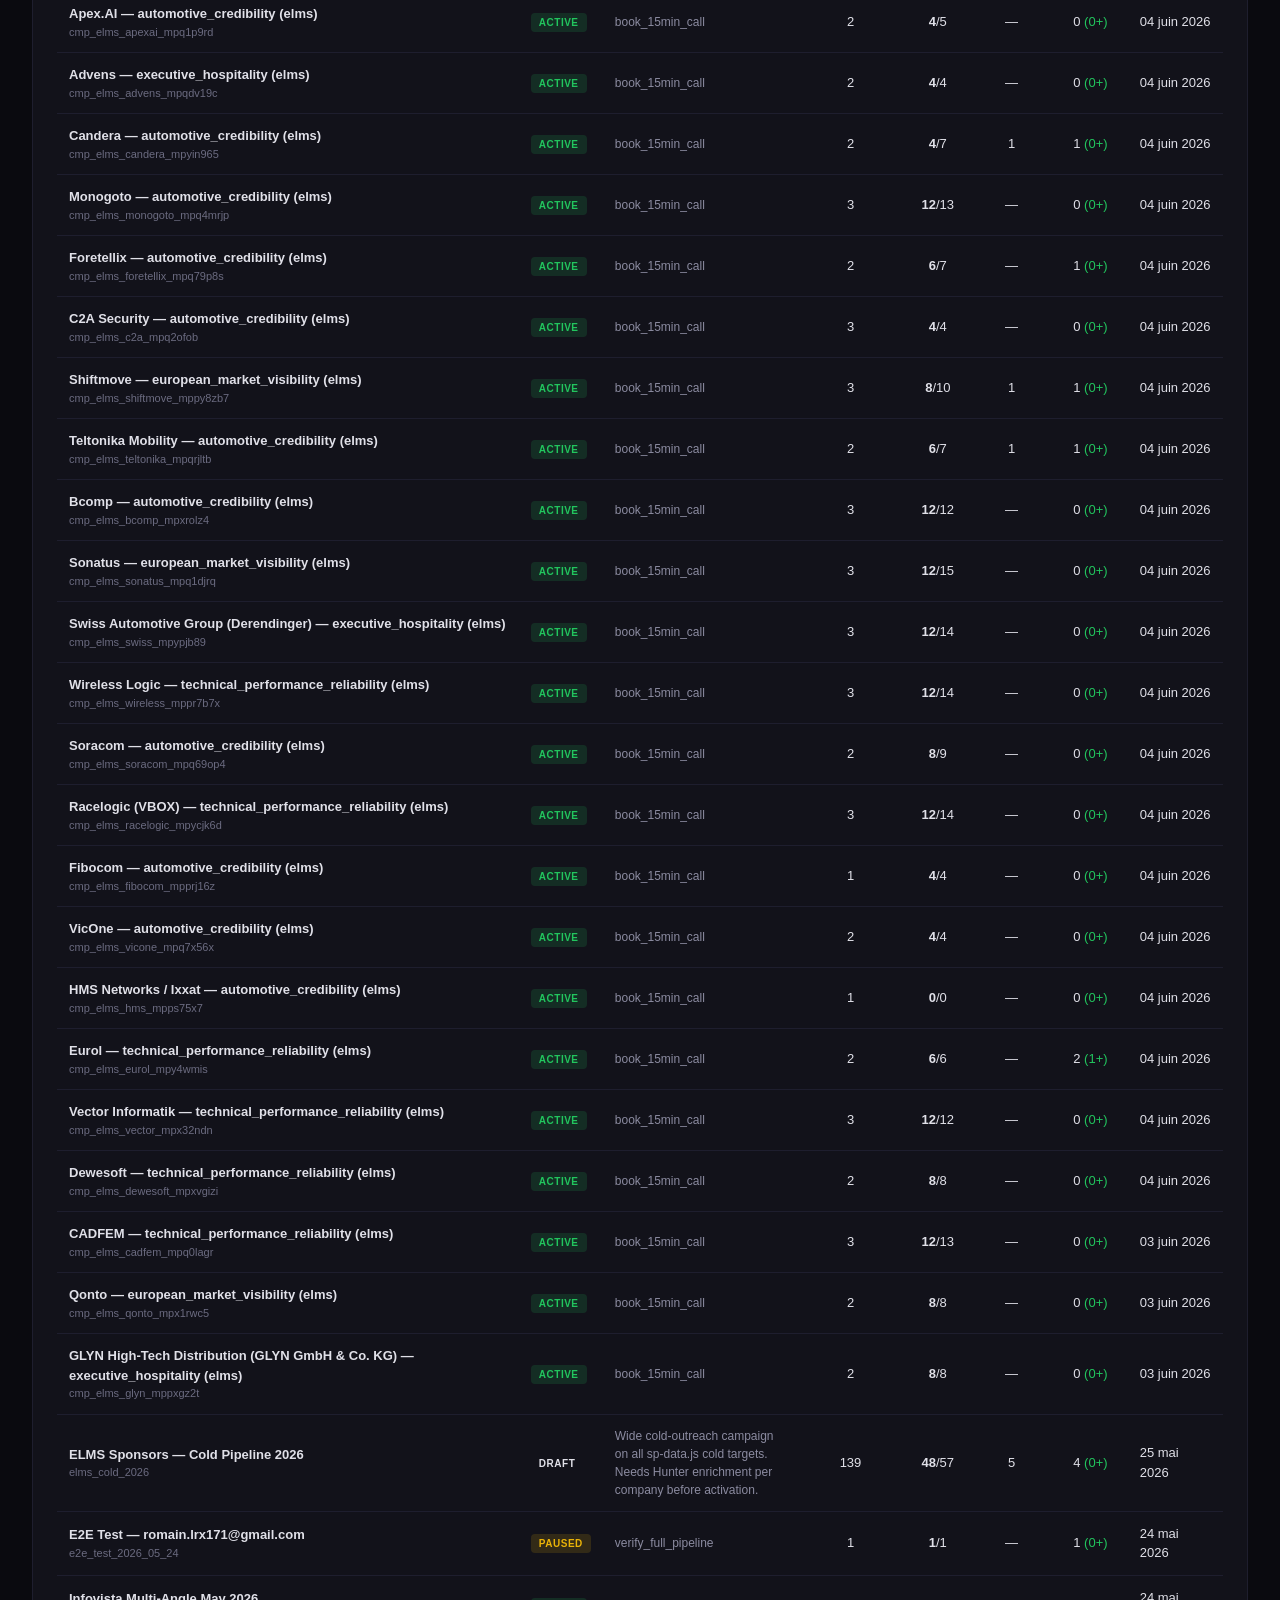
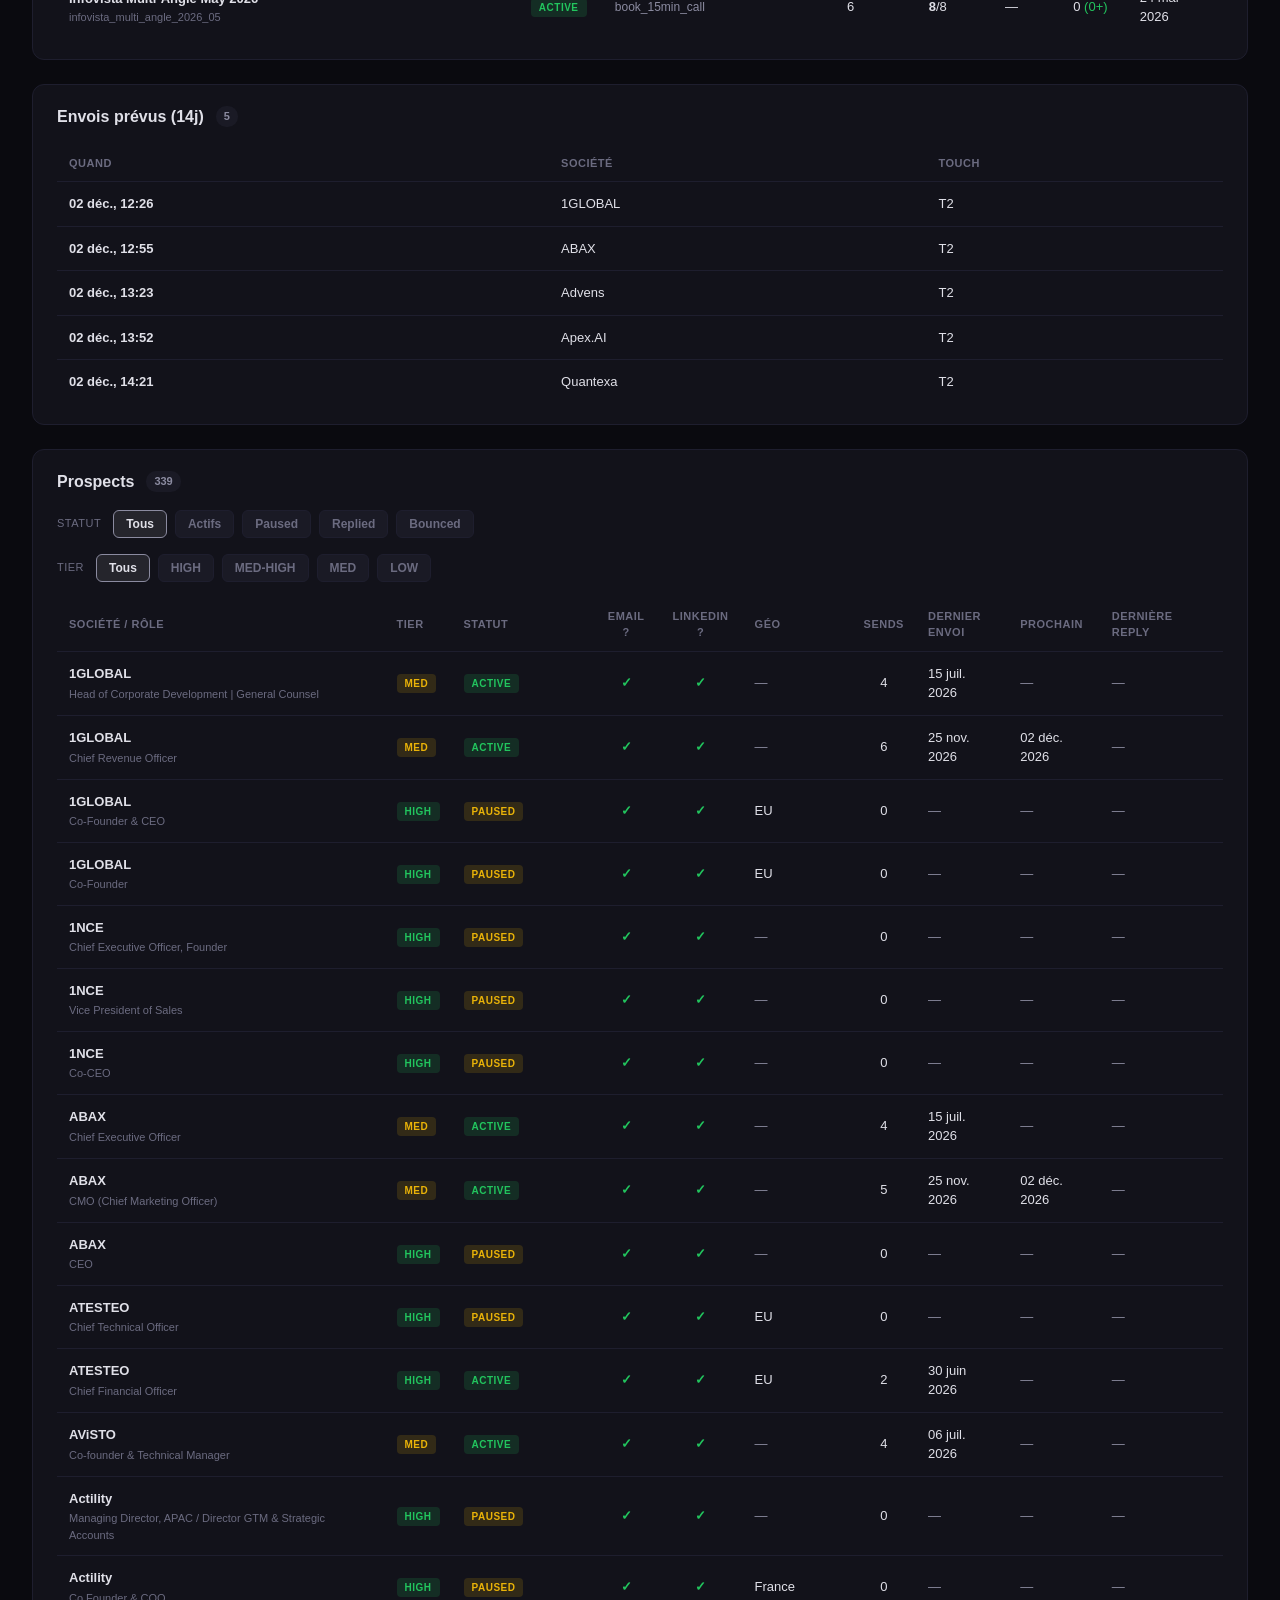
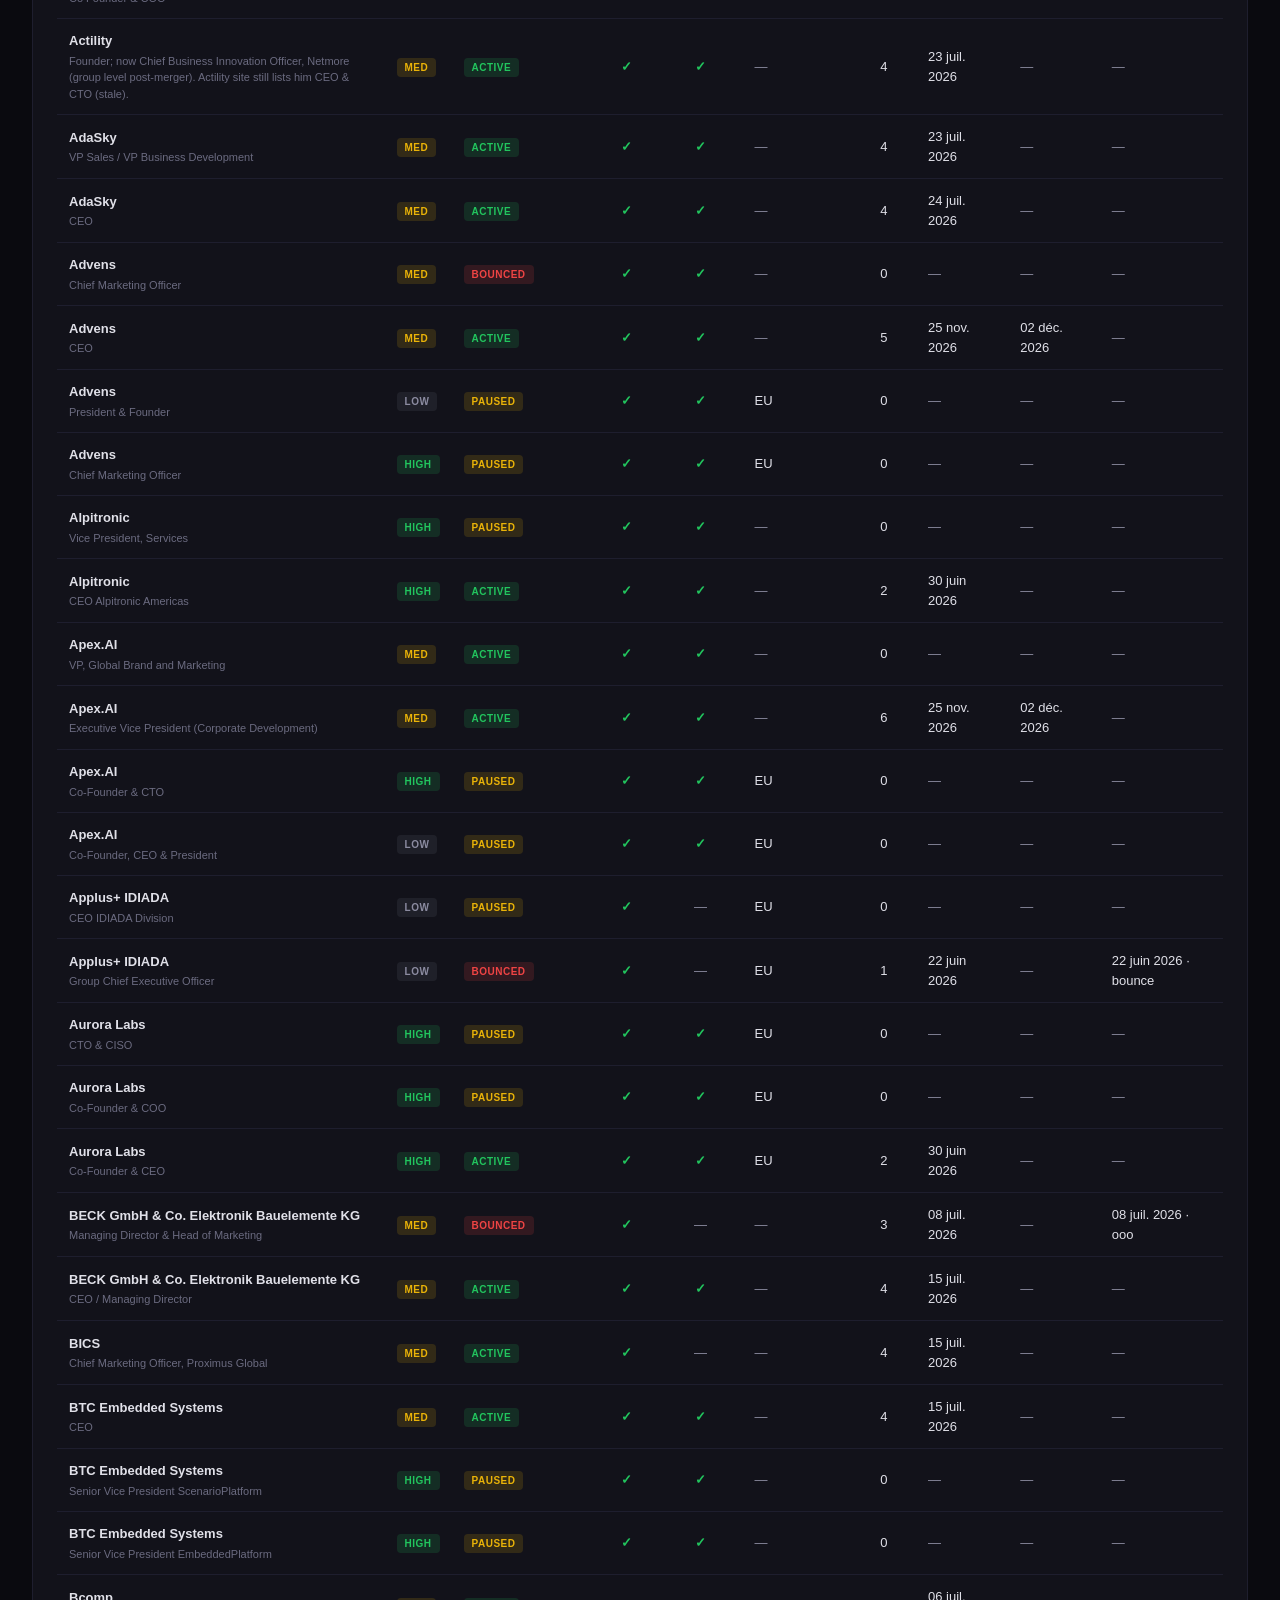
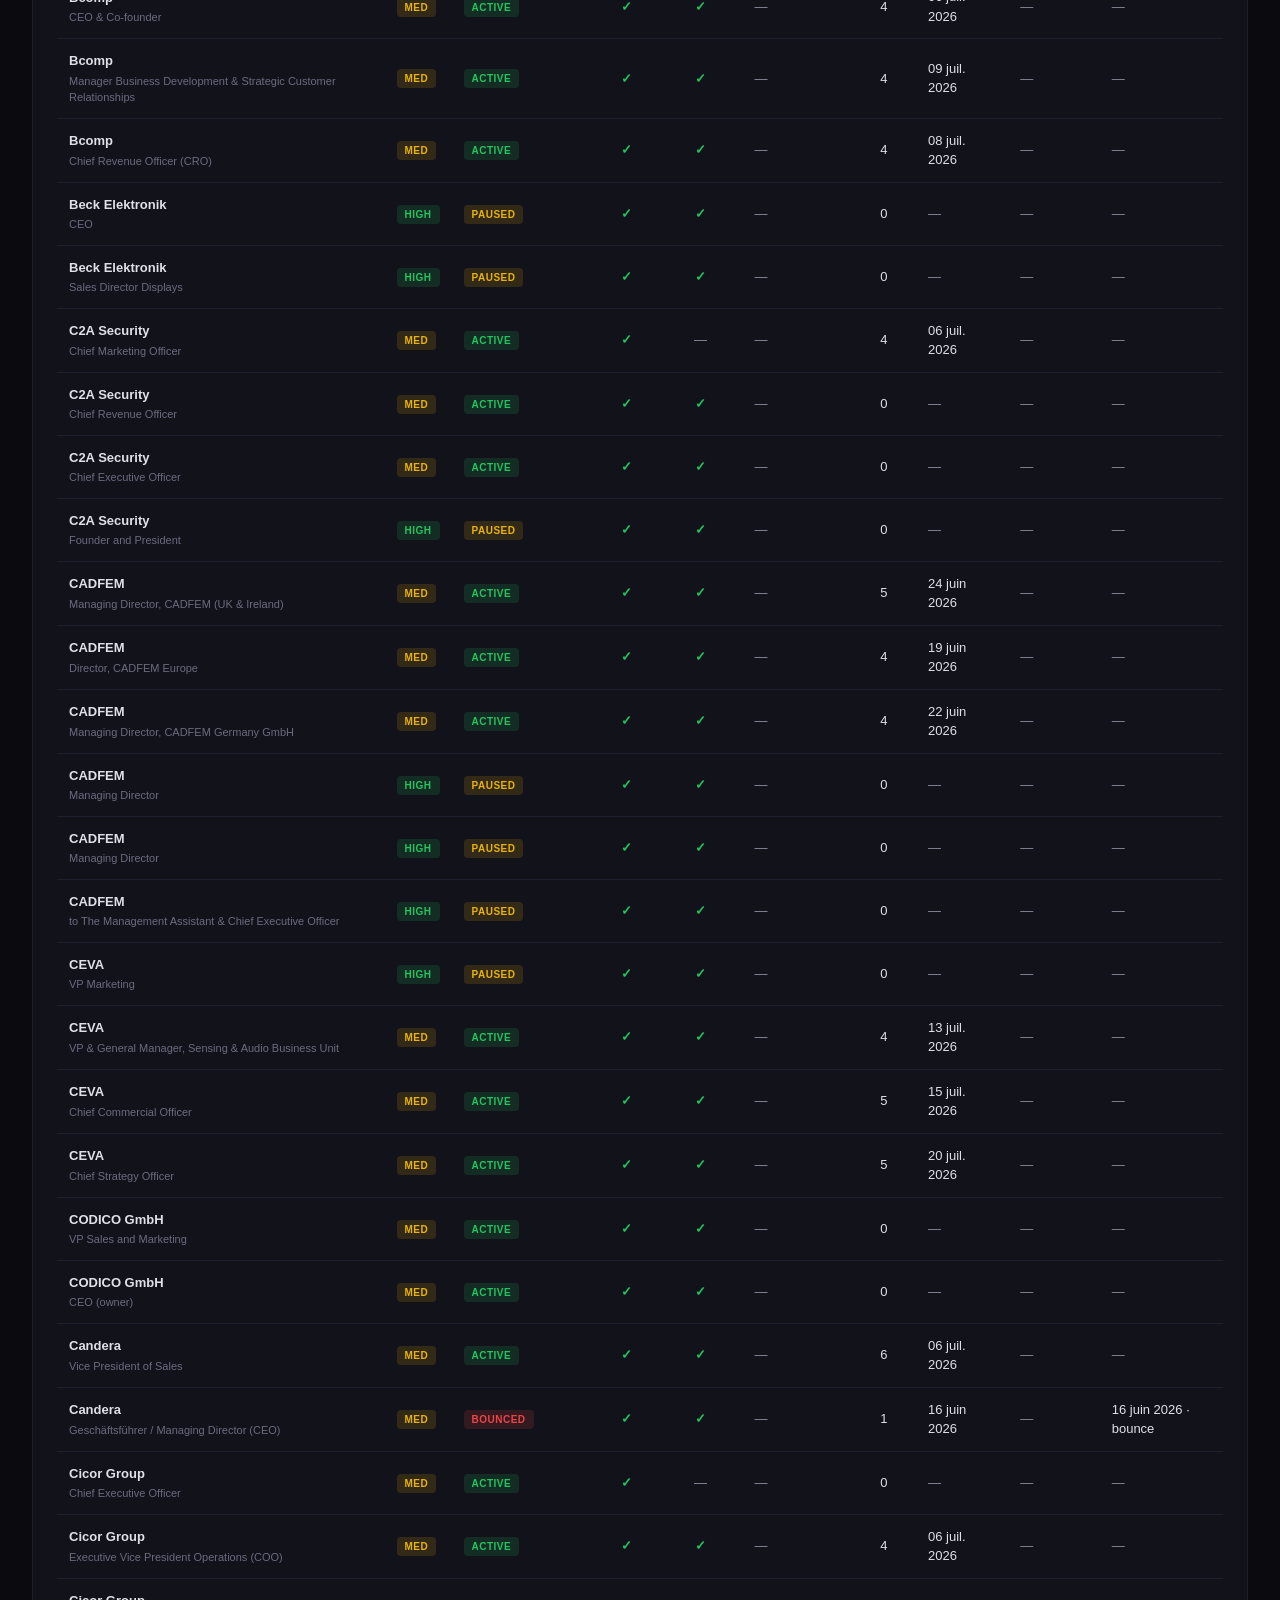
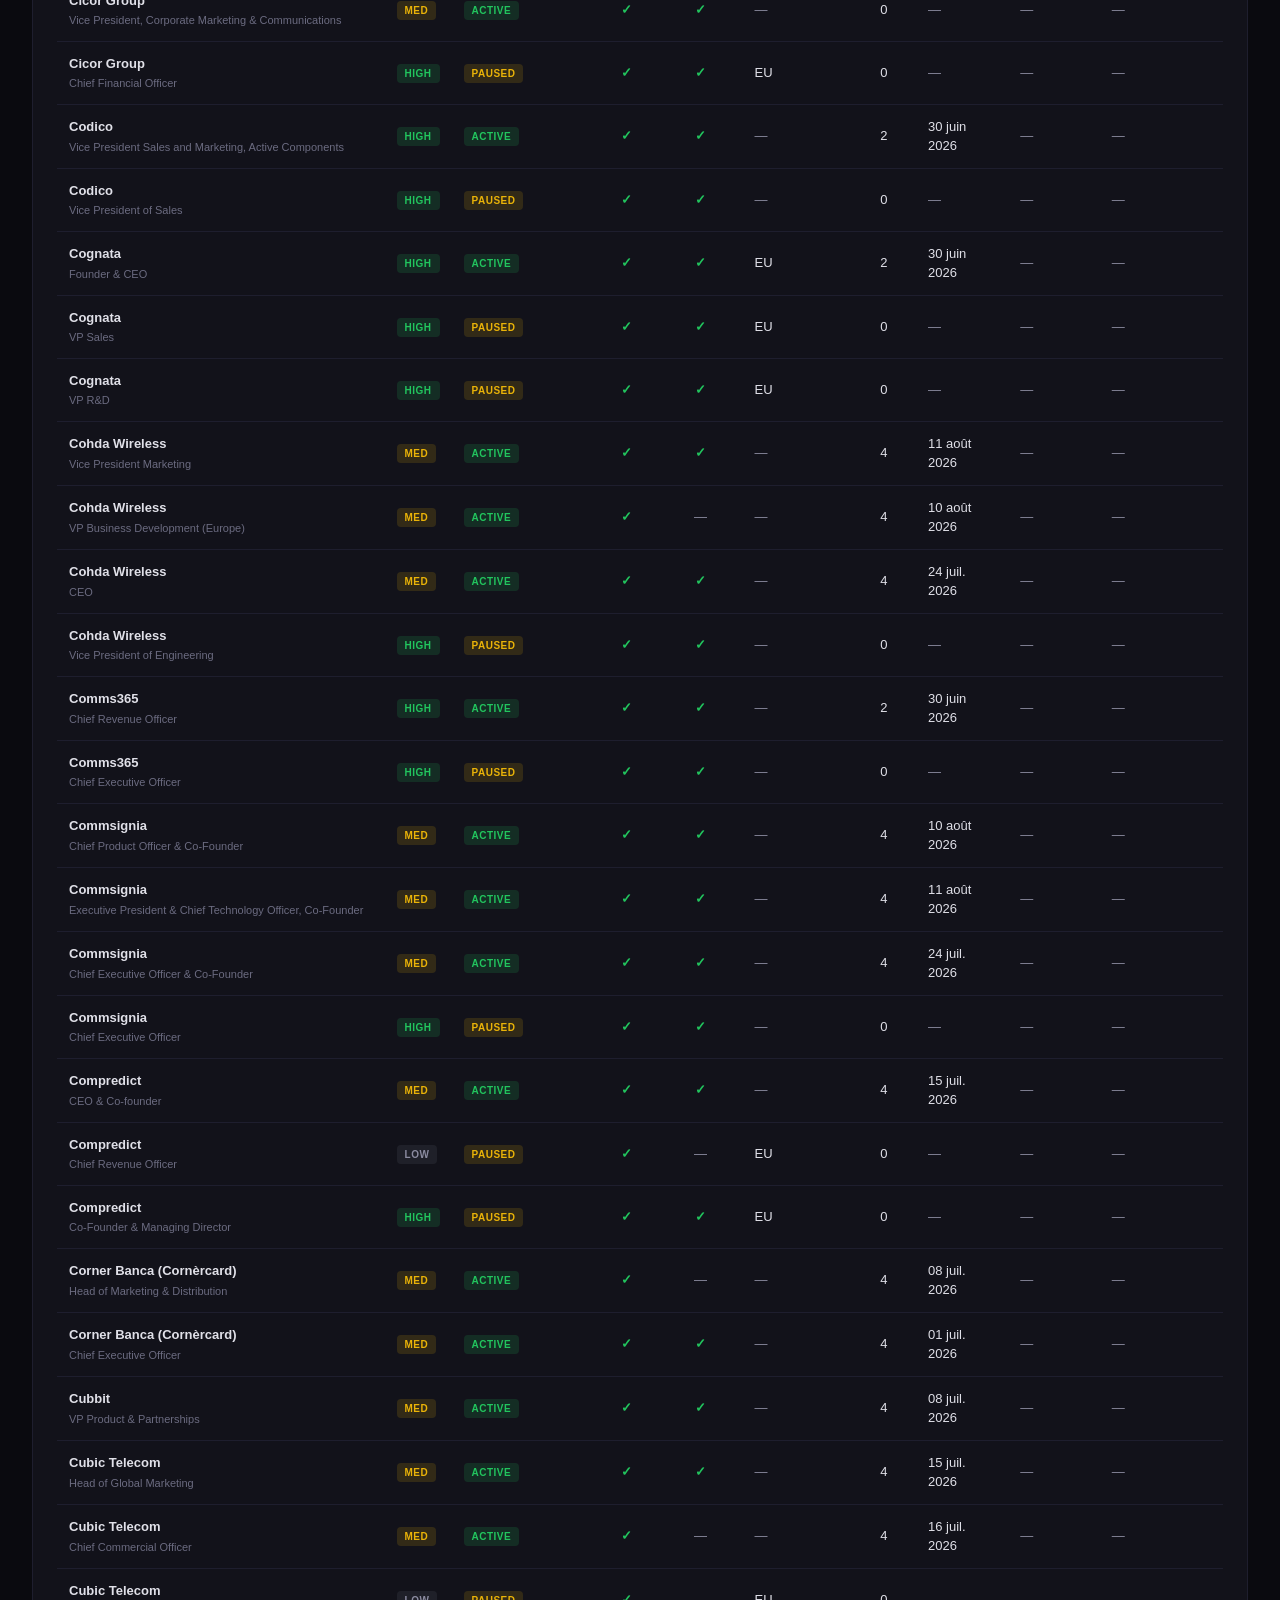
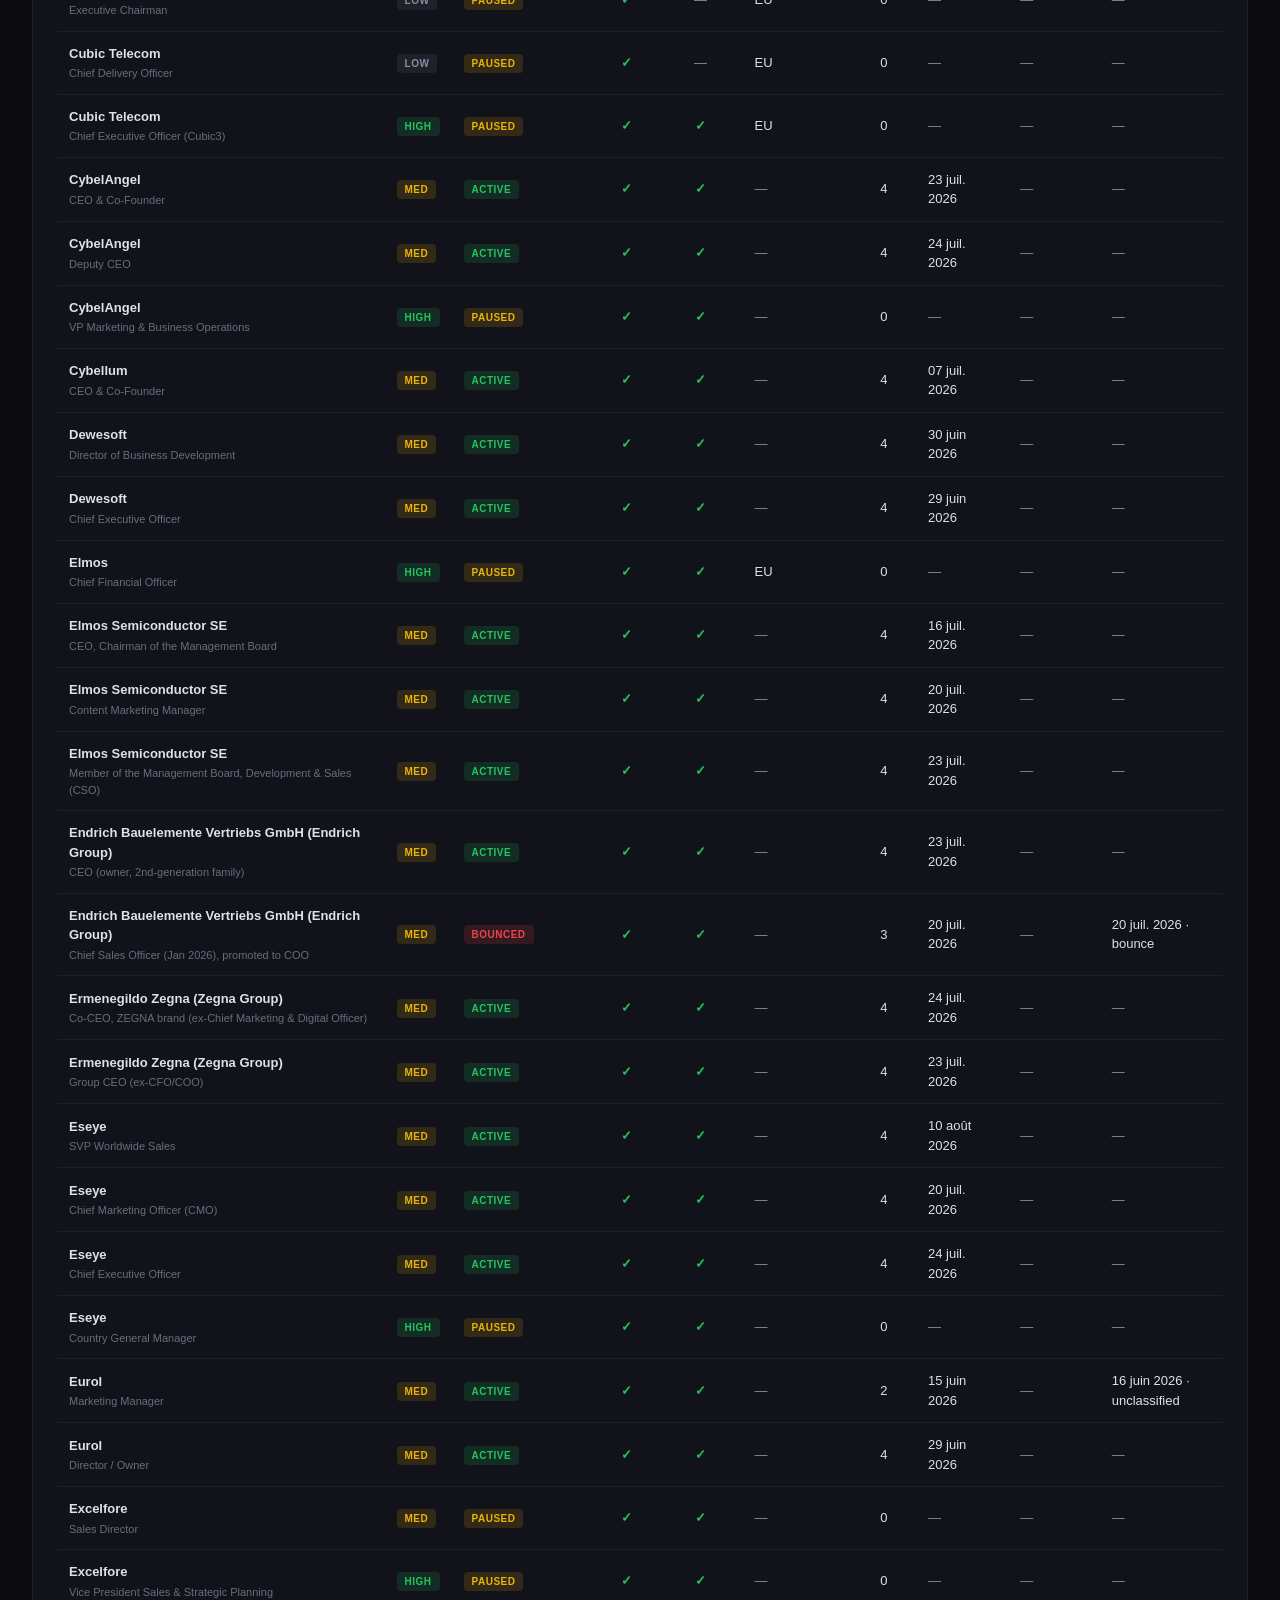
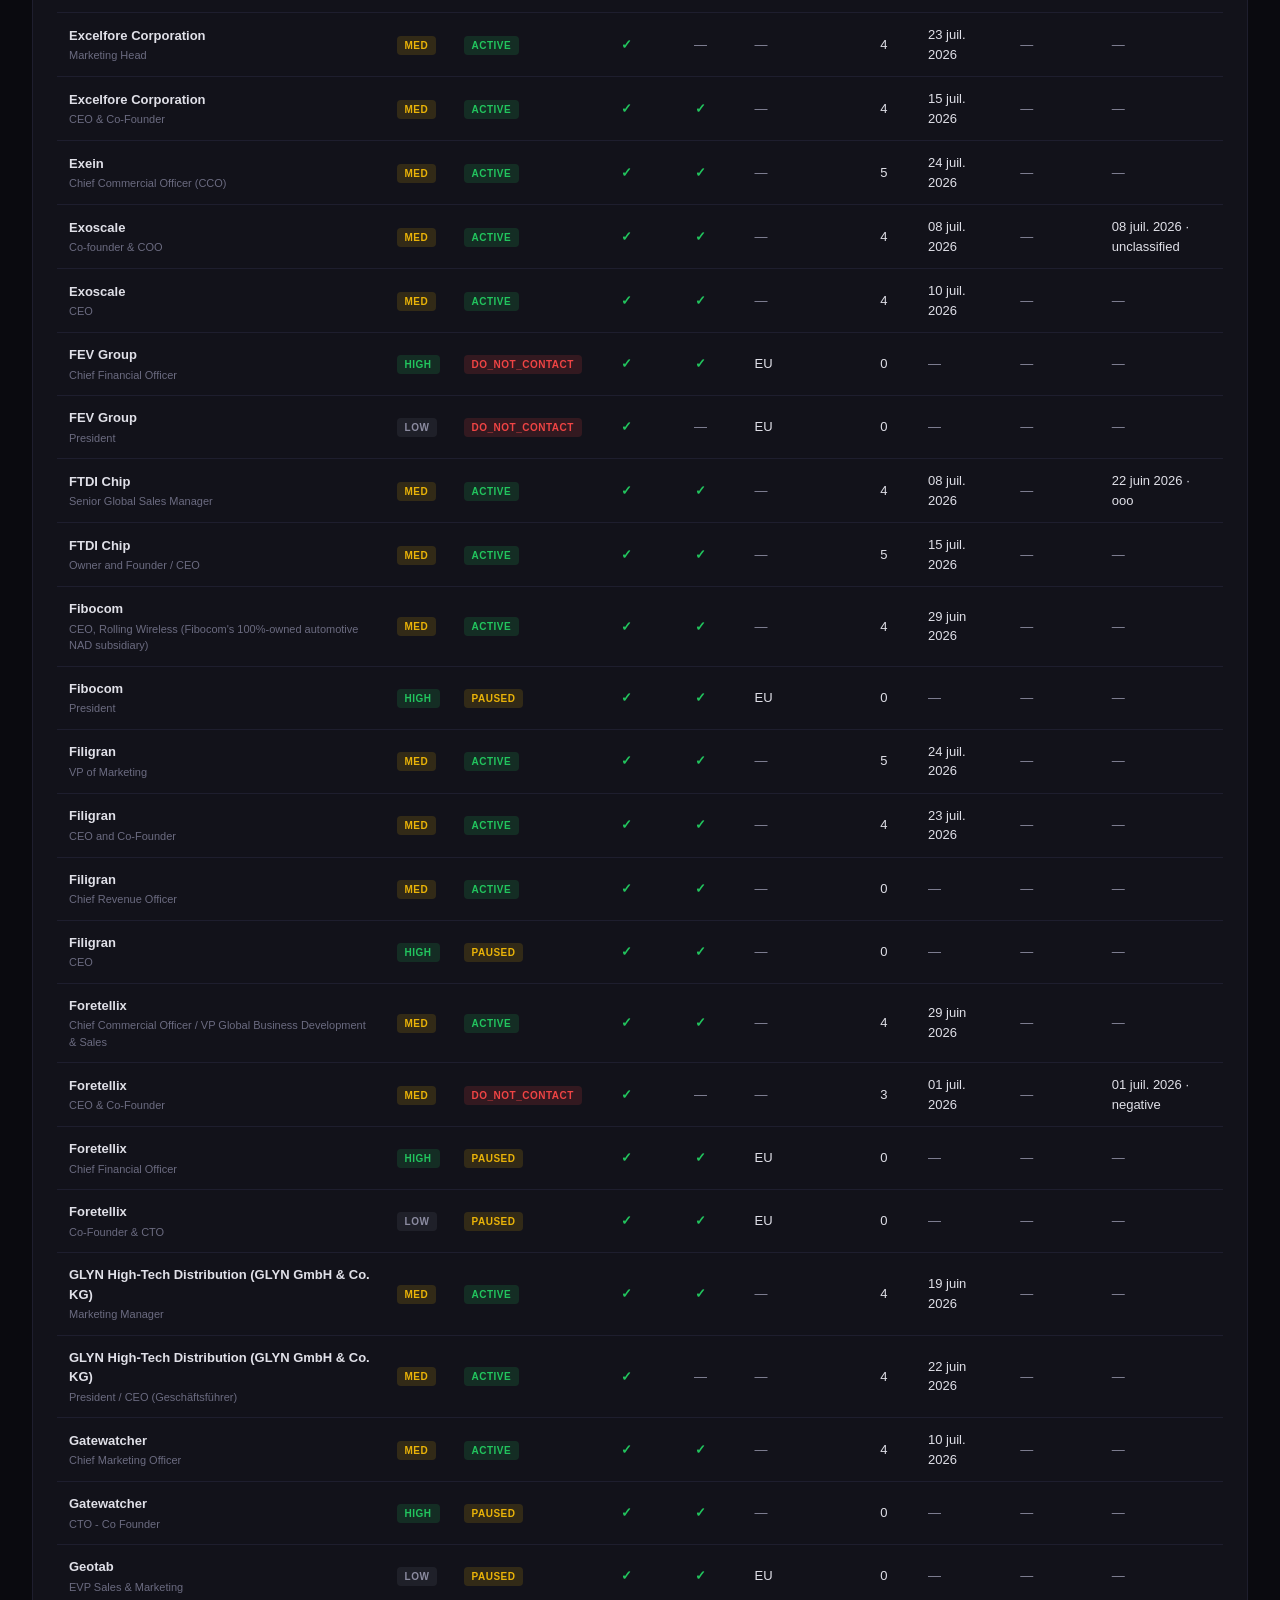
<file: outreach/elms.html>
<!DOCTYPE html>
<html lang="fr">
<head>
<meta charset="UTF-8">
<meta name="viewport" content="width=device-width, initial-scale=1.0">
<title>Outreach Engine — ELMS 2026</title>
<link rel="stylesheet" href="_shared.css">
</head>
<body>

<div class="header">
  <div>
    <h1><span class="accent-elms">ELMS 2026</span> — Ferrari GT3 / Kessel Racing</h1>
    <div class="header-sub">Pipeline B2B sponsoring saison ELMS · sender <code>romain@romain-leroux.racing</code></div>
  </div>
  <div class="nav">
    <a href="index.html">Overview</a>
    <a class="active elms" href="elms.html">ELMS</a>
    <a href="spa.html">24h Spa</a>
    <a href="bd.html">BD</a>
    <a href="stratos.html">Stratos</a>
    <a href="send-bench.html">📊 Send-bench</a>
  </div>
</div>

<div class="container">

  <div id="kpis" class="kpis"></div>

  <section class="block">
    <h2>Campagnes <span class="count" id="camp-count">—</span></h2>
    <div id="campaigns"></div>
  </section>

  <section class="block">
    <h2>Envois prévus (14j) <span class="count" id="up-count">—</span></h2>
    <div id="upcoming"></div>
  </section>

  <section class="block">
    <h2>Prospects <span class="count" id="prospect-count">—</span></h2>
    <div class="filters">
      <span style="color:var(--dim);font-size:11px;align-self:center;text-transform:uppercase;letter-spacing:0.5px;margin-right:4px">Statut</span>
      <button class="filter-btn active neutral" data-status="all">Tous</button>
      <button class="filter-btn" data-status="active">Actifs</button>
      <button class="filter-btn" data-status="paused">Paused</button>
      <button class="filter-btn" data-status="replied">Replied</button>
      <button class="filter-btn" data-status="bounced">Bounced</button>
    </div>
    <div class="filters">
      <span style="color:var(--dim);font-size:11px;align-self:center;text-transform:uppercase;letter-spacing:0.5px;margin-right:4px">Tier</span>
      <button class="filter-btn tier active neutral" data-tier="all">Tous</button>
      <button class="filter-btn tier" data-tier="HIGH">HIGH</button>
      <button class="filter-btn tier" data-tier="MED-HIGH">MED-HIGH</button>
      <button class="filter-btn tier" data-tier="MED">MED</button>
      <button class="filter-btn tier" data-tier="LOW">LOW</button>
    </div>
    <div style="overflow-x:auto">
      <table id="prospects-table">
        <thead>
          <tr>
            <th>Société / Rôle</th>
            <th>Tier</th>
            <th>Statut</th>
            <th style="text-align:center" title="Avons-nous une adresse email ?">Email ?</th>
            <th style="text-align:center">LinkedIn ?</th>
            <th>Géo</th>
            <th style="text-align:center">Sends</th>
            <th>Dernier envoi</th>
            <th>Prochain</th>
            <th>Dernière reply</th>
          </tr>
        </thead>
        <tbody></tbody>
      </table>
    </div>
  </section>

  <footer class="meta">
    <span>Source : <code>outreach.db</code> filtré <code>program = 'ELMS_SPONSORS'</code></span>
    <span id="generated">…</span>
  </footer>

</div>

<script src="_shared.js"></script>
<script>
(async () => {
  const d = await loadJSON('data/elms.json');
  document.getElementById('generated').textContent = 'Généré : ' + fmtDateTime(d.generated_at);

  const k = d.kpis;
  document.getElementById('kpis').innerHTML = `
    <div class="kpi elms"><div class="kpi-label">Prospects ELMS</div><div class="kpi-value">${fmtNum(k.prospects_total)}</div></div>
    <div class="kpi green"><div class="kpi-label">Actifs</div><div class="kpi-value">${fmtNum(k.prospects_active)}</div></div>
    <div class="kpi yellow"><div class="kpi-label">Paused</div><div class="kpi-value">${fmtNum(k.prospects_paused)}</div></div>
    <div class="kpi"><div class="kpi-label">Avec email</div><div class="kpi-value">${fmtNum(k.prospects_with_email)}</div><div class="kpi-sub">/ ${k.prospects_total}</div></div>
    <div class="kpi"><div class="kpi-label">Sends total</div><div class="kpi-value">${fmtNum(k.sends_total)}</div></div>
    <div class="kpi"><div class="kpi-label">Replies</div><div class="kpi-value">${fmtNum(k.replies_total)}</div><div class="kpi-sub">${k.replies_positive} positifs</div></div>
    <div class="kpi yellow"><div class="kpi-label">Upcoming 14j</div><div class="kpi-value">${fmtNum(k.upcoming_14d)}</div></div>
  `;

  document.getElementById('camp-count').textContent = d.campaigns.length;
  document.getElementById('campaigns').innerHTML = d.campaigns.length === 0
    ? `<div class="empty"><div class="big">·</div>Aucune campagne ELMS pour l'instant</div>`
    : `<div style="overflow-x:auto"><table><thead><tr>
        <th>Campagne</th><th>Statut</th><th>Goal</th>
        <th style="text-align:center">Assignments</th>
        <th style="text-align:center">Sends</th>
        <th style="text-align:center">Bounced</th>
        <th style="text-align:center">Replies</th>
        <th>Démarrée</th></tr></thead><tbody>
        ${d.campaigns.map(c => `
          <tr>
            <td><strong>${c.name}</strong><div style="color:var(--dim);font-size:11px">${c.id}</div></td>
            <td>${badge(c.status)}</td>
            <td style="color:var(--muted);font-size:12px;max-width:240px">${c.goal || ''}</td>
            <td style="text-align:center">${c.assignments}</td>
            <td style="text-align:center"><strong>${c.sends_ok}</strong>/${c.sends_total}</td>
            <td style="text-align:center">${c.sends_bounced || '—'}</td>
            <td style="text-align:center">${c.replies_total} <span style="color:var(--green)">(${c.replies_positive}+)</span></td>
            <td>${fmtDate(c.started_at || c.created_at)}</td>
          </tr>
        `).join('')}
        </tbody></table></div>`;

  document.getElementById('up-count').textContent = d.upcoming.length;
  document.getElementById('upcoming').innerHTML = d.upcoming.length === 0
    ? `<div class="empty"><div class="big">·</div>Rien de prévu sur les 14 prochains jours</div>`
    : `<div style="overflow-x:auto"><table><thead><tr>
        <th>Quand</th><th>Société</th><th>Touch</th>
      </tr></thead><tbody>
      ${d.upcoming.map(u => `
        <tr>
          <td><strong>${fmtDateTime(u.scheduled_for)}</strong></td>
          <td>${u.company}</td>
          <td>T${u.touch_n}</td>
        </tr>
      `).join('')}</tbody></table></div>`;

  document.getElementById('prospect-count').textContent = d.prospects.length;
  const tbody = document.querySelector('#prospects-table tbody');
  tbody.innerHTML = d.prospects.map(renderProspectRow).join('');

  attachFilters('#prospects-table', '.filter-btn[data-status]', '.filter-btn.tier[data-tier]');
})().catch(err => {
  document.body.insertAdjacentHTML('beforeend',
    `<div class="container"><div class="empty"><div class="big">⚠</div>Erreur de chargement : ${err.message}</div></div>`);
});
</script>

</body>
</html>
</file>
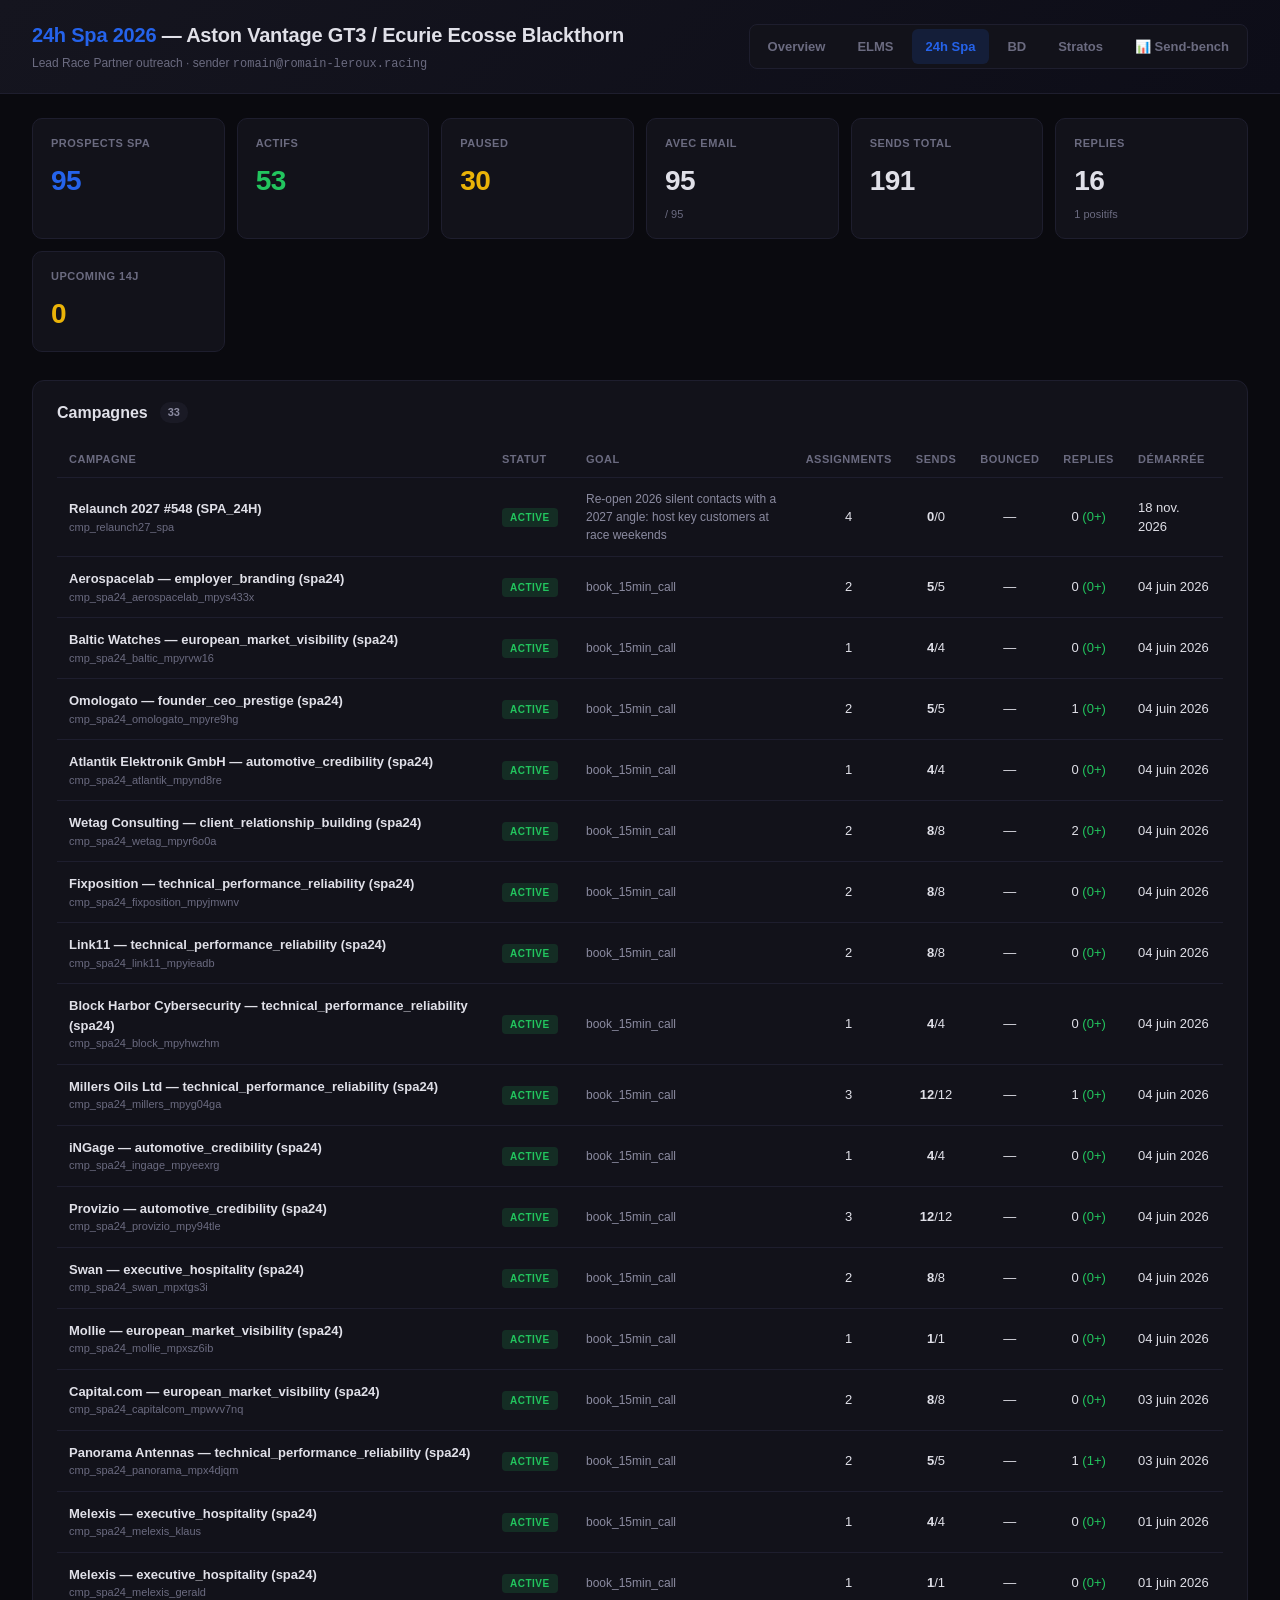
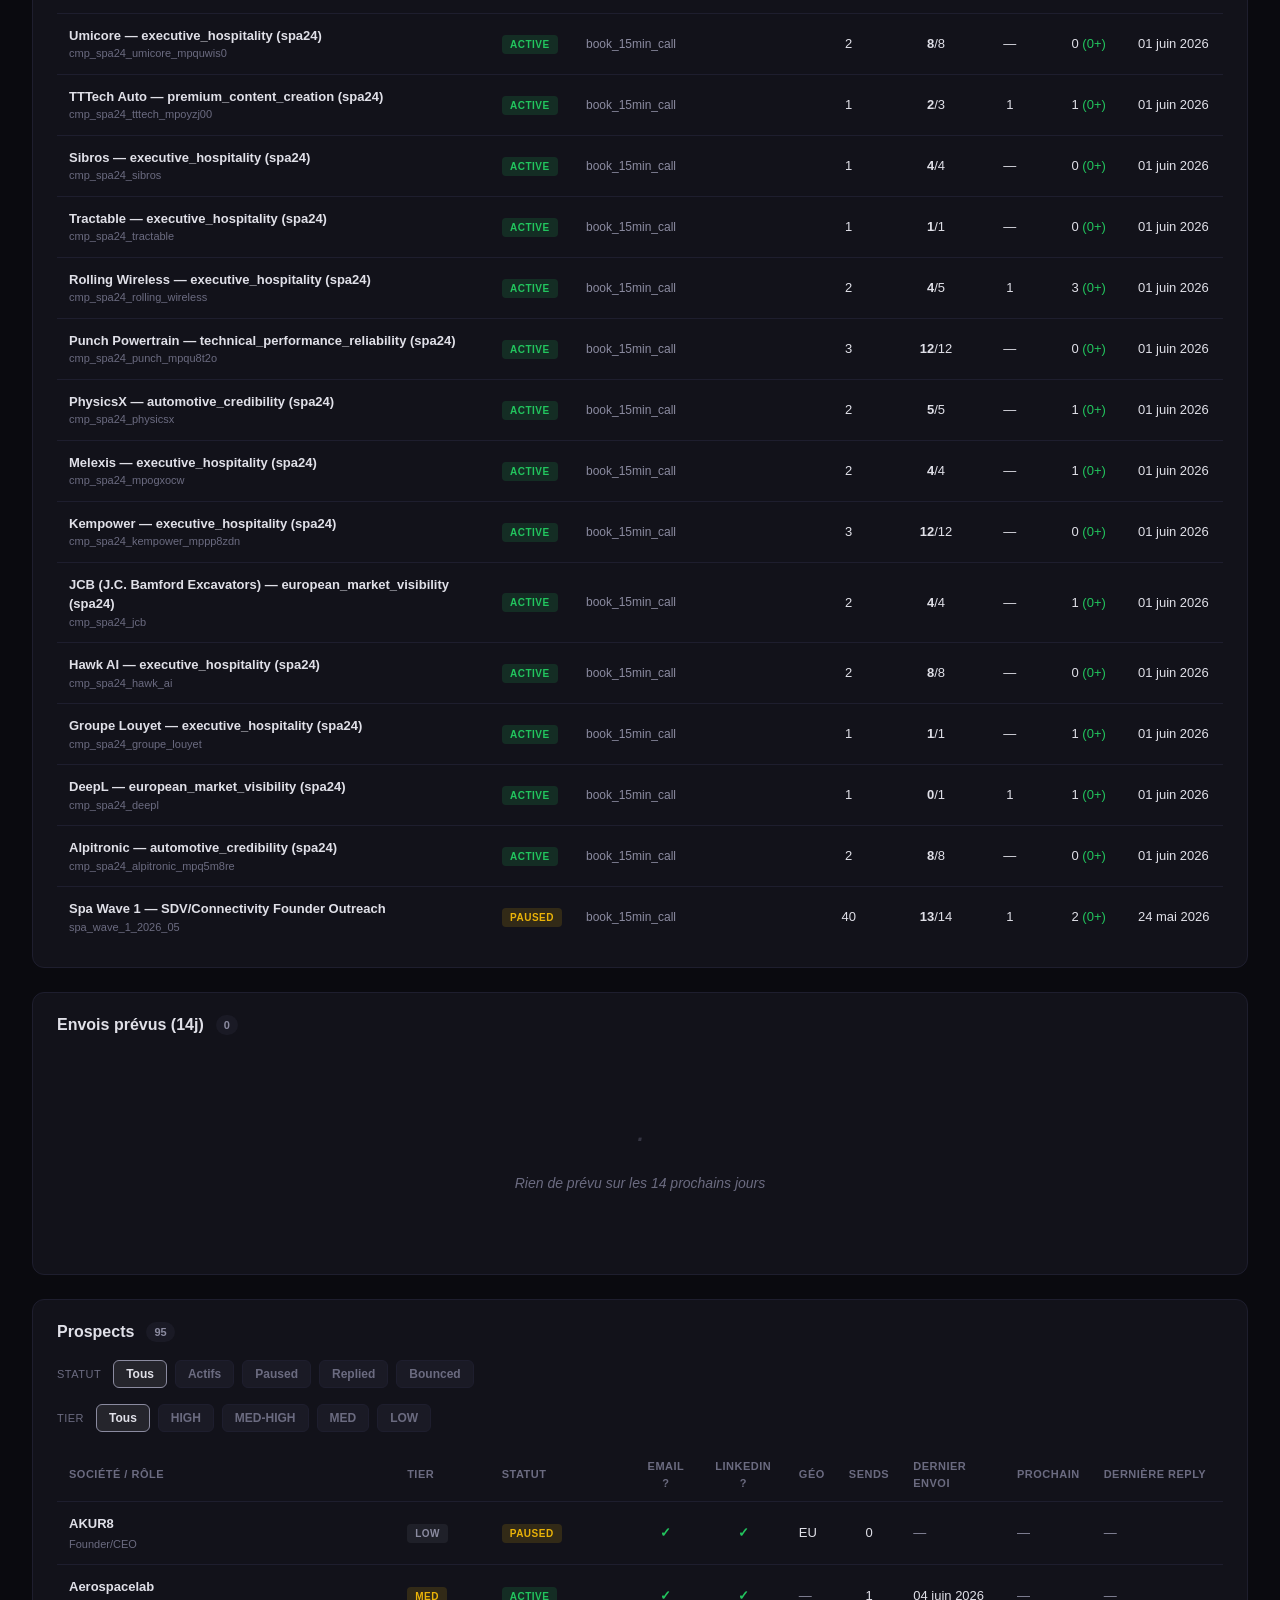
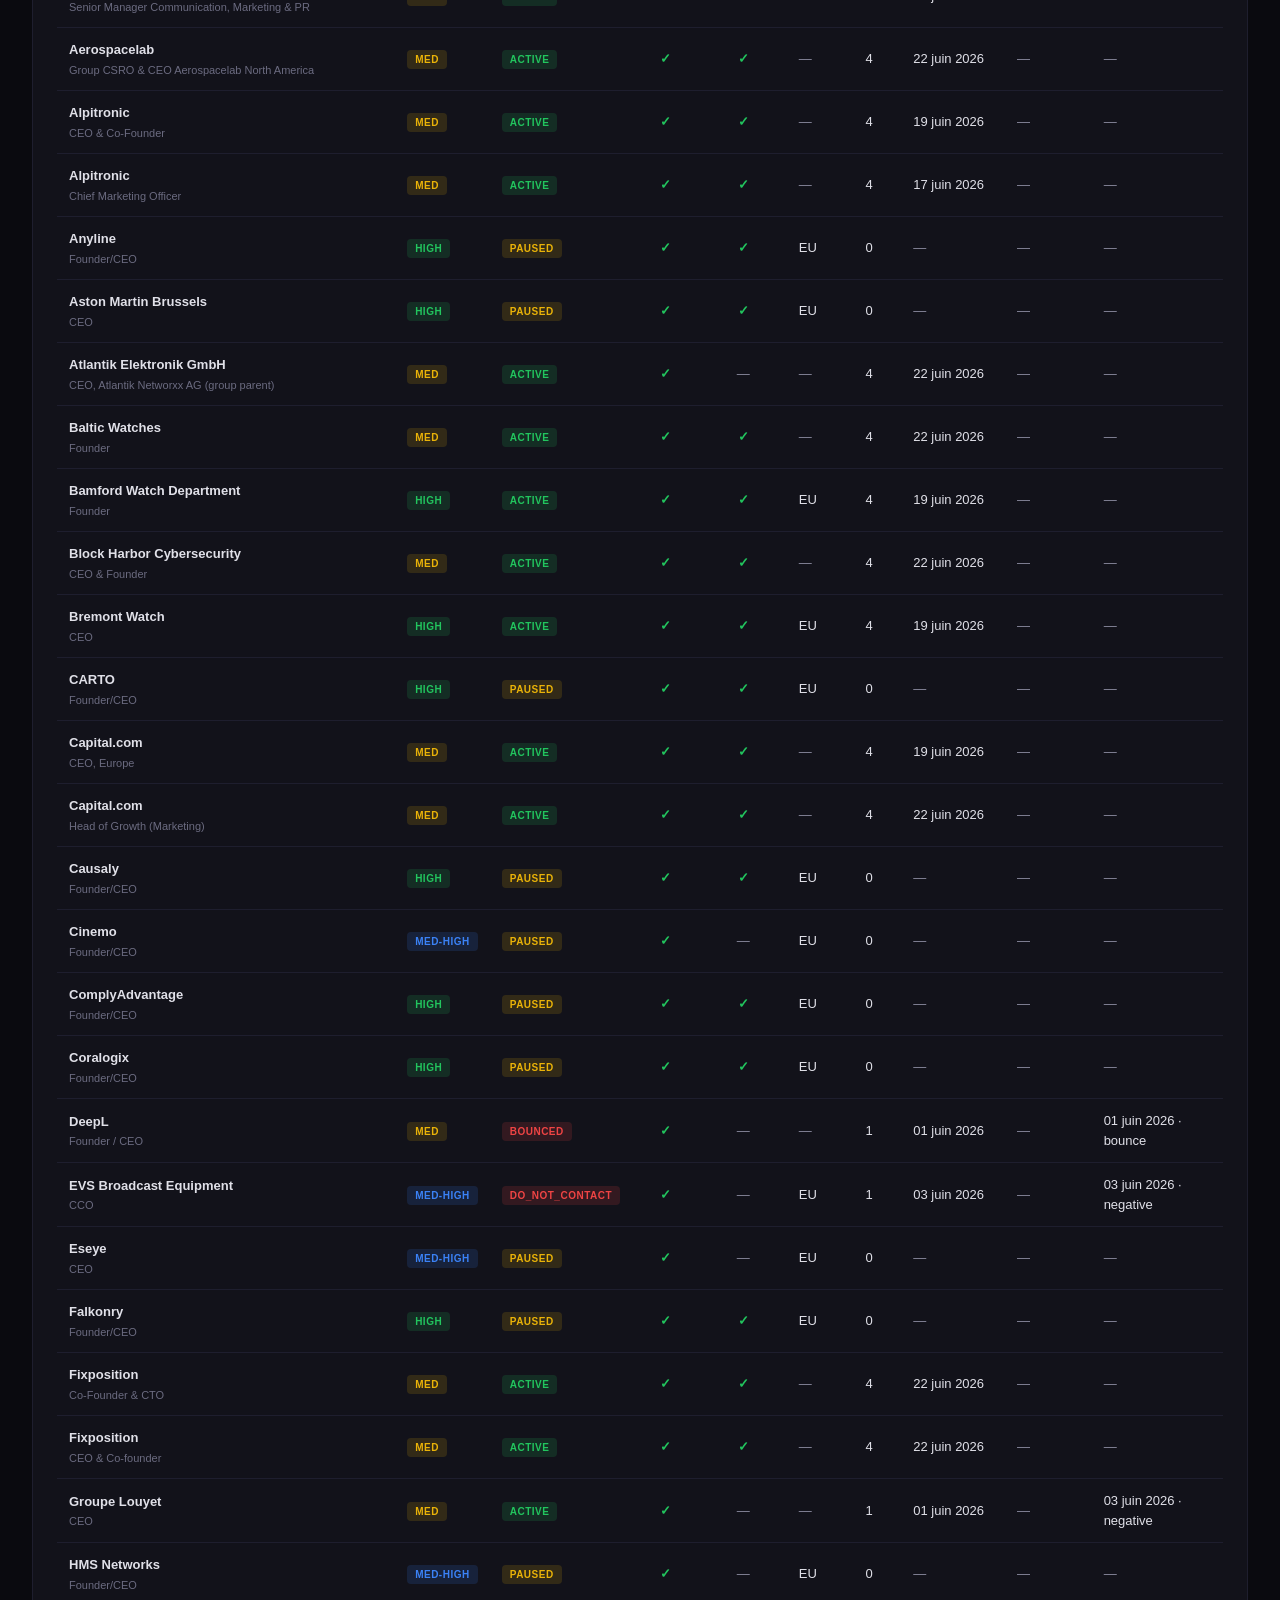
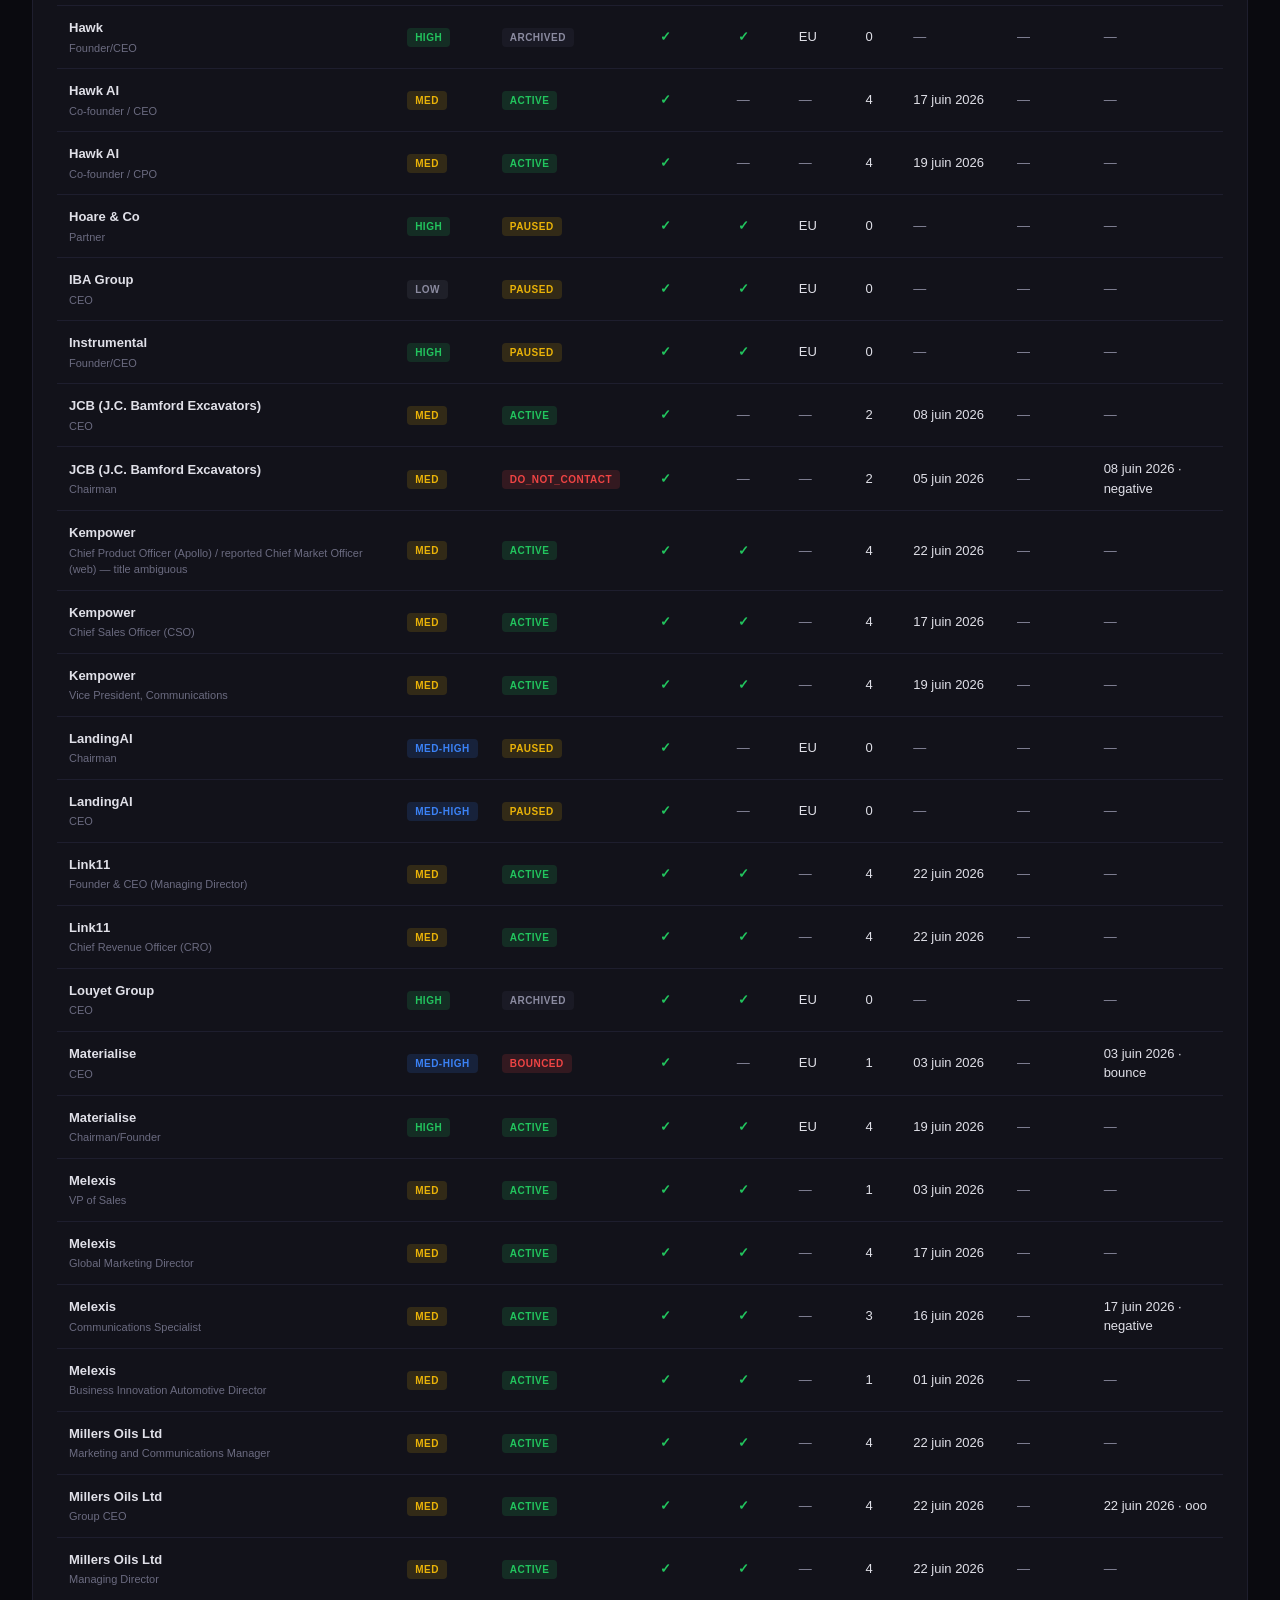
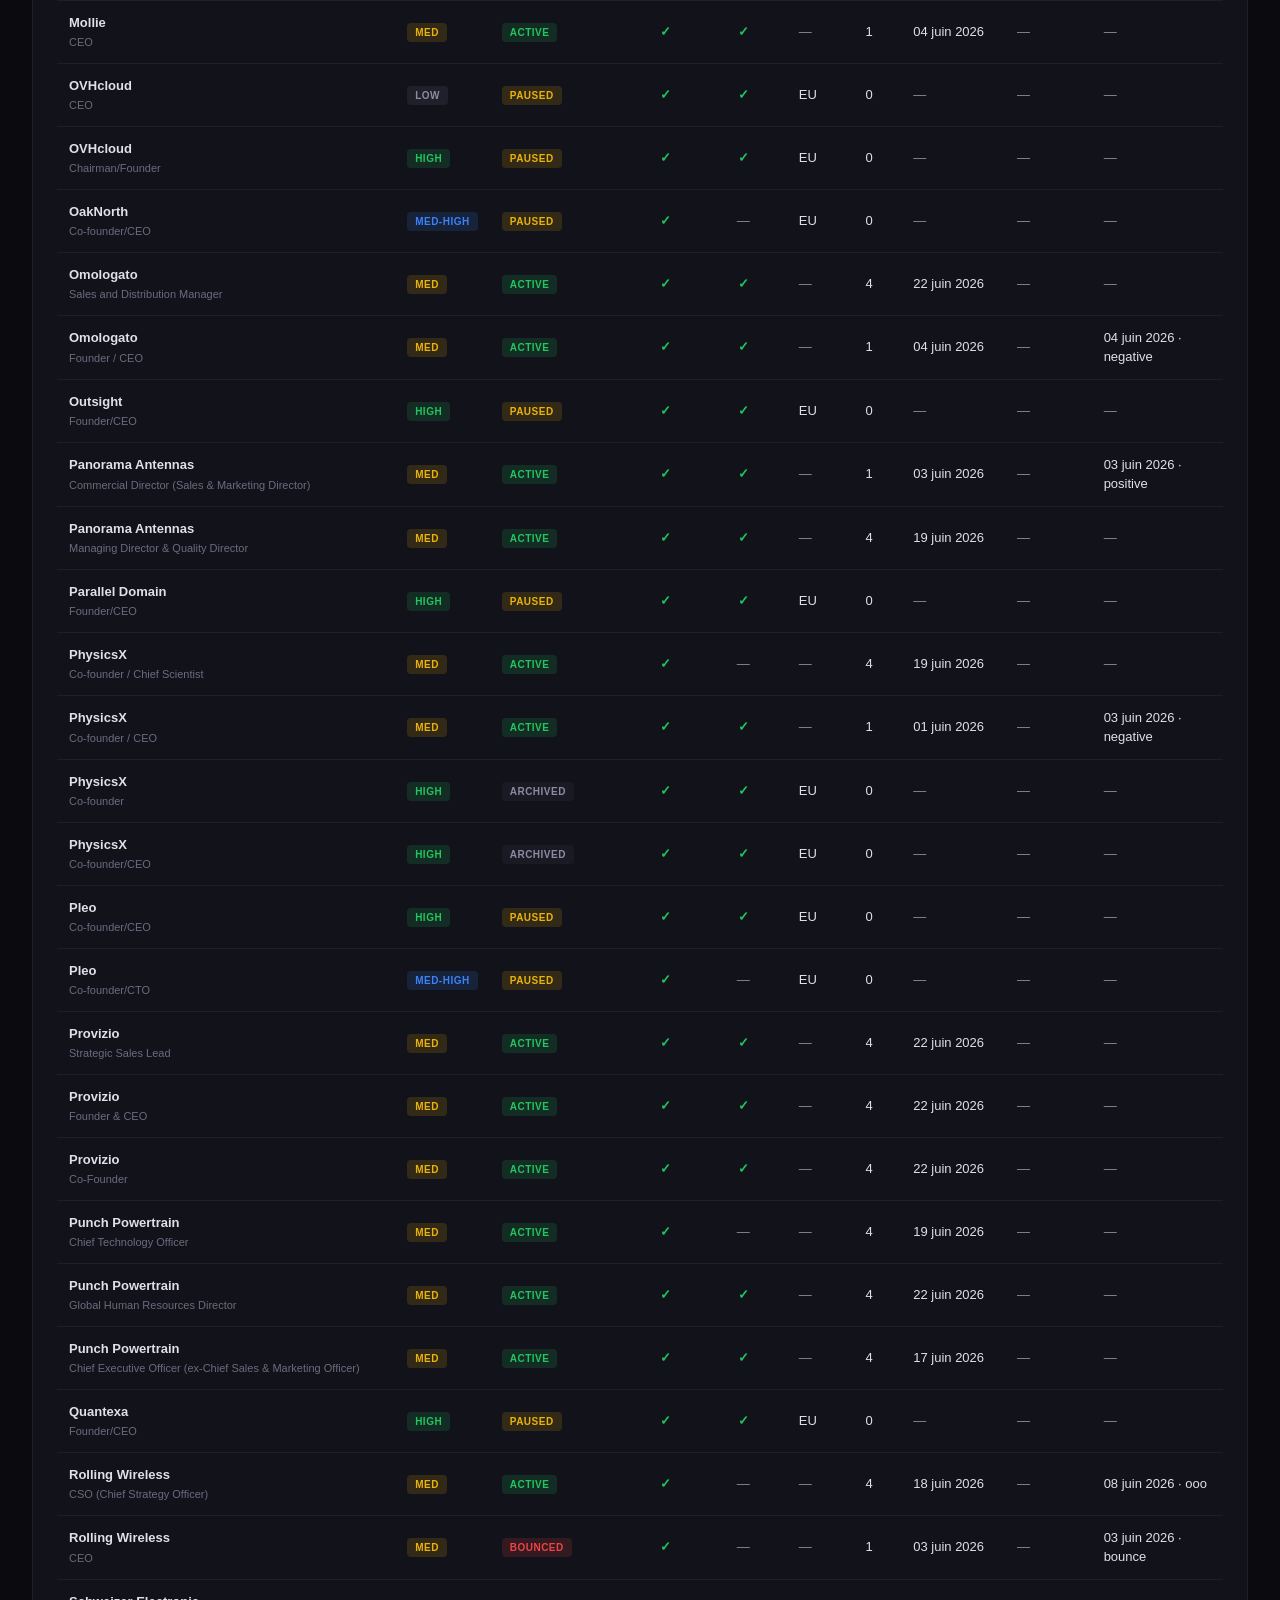
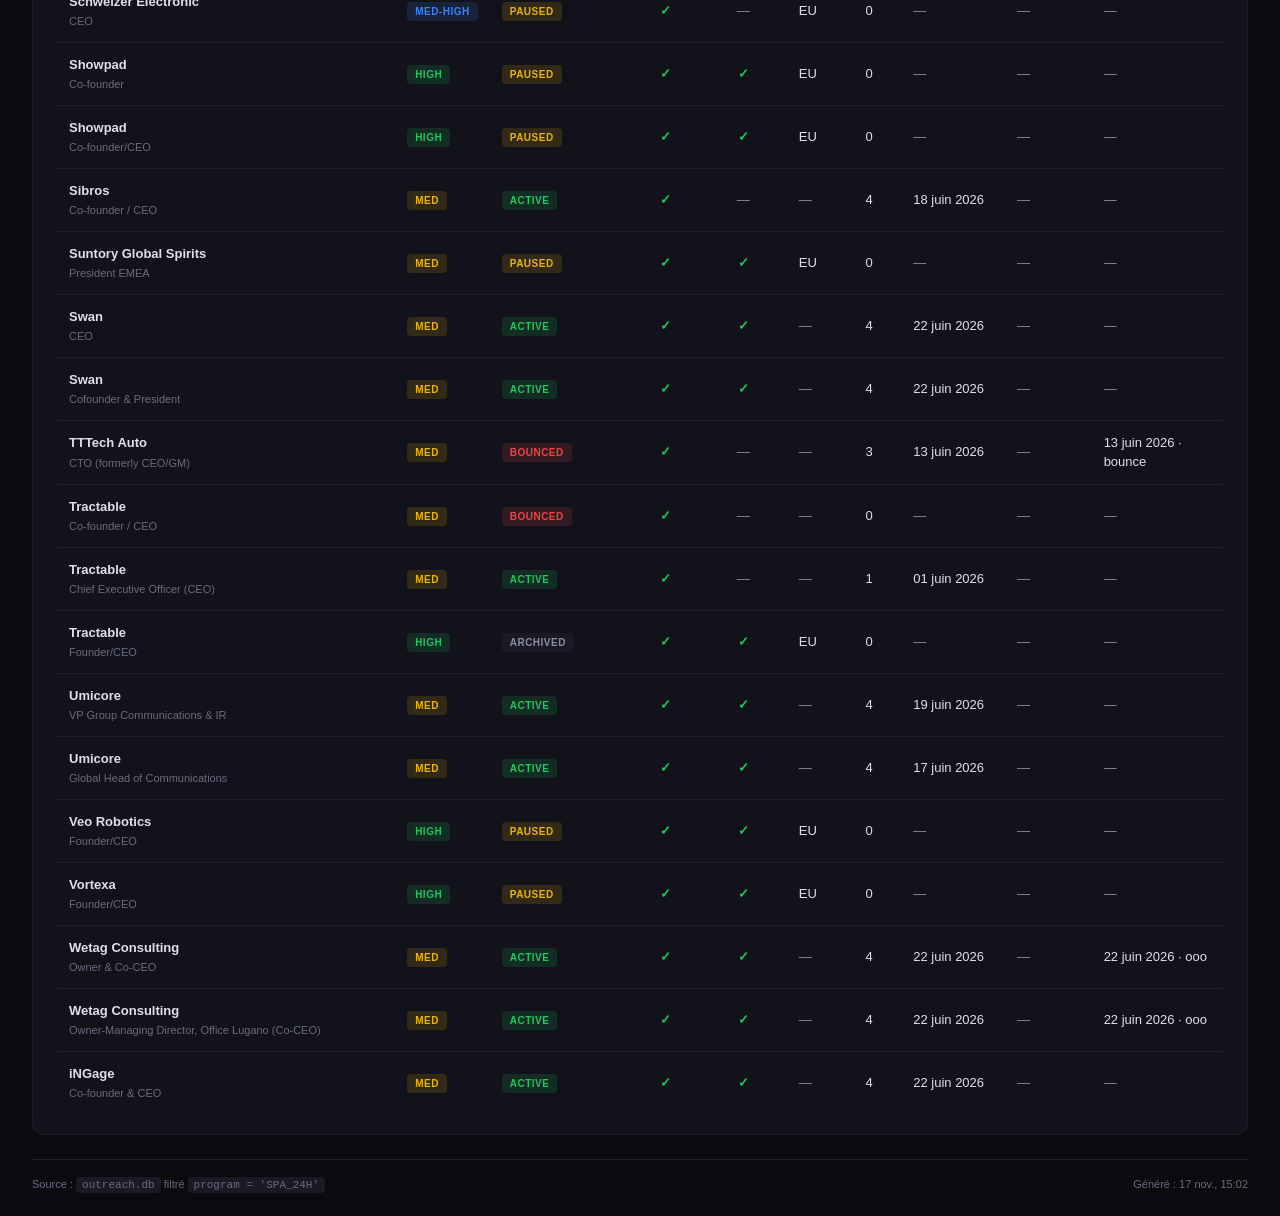
<file: outreach/spa.html>
<!DOCTYPE html>
<html lang="fr">
<head>
<meta charset="UTF-8">
<meta name="viewport" content="width=device-width, initial-scale=1.0">
<title>Outreach Engine — 24h Spa 2026</title>
<link rel="stylesheet" href="_shared.css">
</head>
<body>

<div class="header">
  <div>
    <h1><span class="accent-spa">24h Spa 2026</span> — Aston Vantage GT3 / Ecurie Ecosse Blackthorn</h1>
    <div class="header-sub">Lead Race Partner outreach · sender <code>romain@romain-leroux.racing</code></div>
  </div>
  <div class="nav">
    <a href="index.html">Overview</a>
    <a href="elms.html">ELMS</a>
    <a class="active spa" href="spa.html">24h Spa</a>
    <a href="bd.html">BD</a>
    <a href="stratos.html">Stratos</a>
    <a href="send-bench.html">📊 Send-bench</a>
  </div>
</div>

<div class="container">

  <div id="kpis" class="kpis"></div>

  <section class="block">
    <h2>Campagnes <span class="count" id="camp-count">—</span></h2>
    <div id="campaigns"></div>
  </section>

  <section class="block">
    <h2>Envois prévus (14j) <span class="count" id="up-count">—</span></h2>
    <div id="upcoming"></div>
  </section>

  <section class="block">
    <h2>Prospects <span class="count" id="prospect-count">—</span></h2>
    <div class="filters">
      <span style="color:var(--dim);font-size:11px;align-self:center;text-transform:uppercase;letter-spacing:0.5px;margin-right:4px">Statut</span>
      <button class="filter-btn active neutral" data-status="all">Tous</button>
      <button class="filter-btn" data-status="active">Actifs</button>
      <button class="filter-btn" data-status="paused">Paused</button>
      <button class="filter-btn" data-status="replied">Replied</button>
      <button class="filter-btn" data-status="bounced">Bounced</button>
    </div>
    <div class="filters">
      <span style="color:var(--dim);font-size:11px;align-self:center;text-transform:uppercase;letter-spacing:0.5px;margin-right:4px">Tier</span>
      <button class="filter-btn tier active neutral" data-tier="all">Tous</button>
      <button class="filter-btn tier" data-tier="HIGH">HIGH</button>
      <button class="filter-btn tier" data-tier="MED-HIGH">MED-HIGH</button>
      <button class="filter-btn tier" data-tier="MED">MED</button>
      <button class="filter-btn tier" data-tier="LOW">LOW</button>
    </div>
    <div style="overflow-x:auto">
      <table id="prospects-table">
        <thead>
          <tr>
            <th>Société / Rôle</th>
            <th>Tier</th>
            <th>Statut</th>
            <th style="text-align:center" title="Avons-nous une adresse email ?">Email ?</th>
            <th style="text-align:center">LinkedIn ?</th>
            <th>Géo</th>
            <th style="text-align:center">Sends</th>
            <th>Dernier envoi</th>
            <th>Prochain</th>
            <th>Dernière reply</th>
          </tr>
        </thead>
        <tbody></tbody>
      </table>
    </div>
  </section>

  <footer class="meta">
    <span>Source : <code>outreach.db</code> filtré <code>program = 'SPA_24H'</code></span>
    <span id="generated">…</span>
  </footer>

</div>

<script src="_shared.js"></script>
<script>
(async () => {
  const d = await loadJSON('data/spa.json');
  document.getElementById('generated').textContent = 'Généré : ' + fmtDateTime(d.generated_at);

  const k = d.kpis;
  document.getElementById('kpis').innerHTML = `
    <div class="kpi spa"><div class="kpi-label">Prospects Spa</div><div class="kpi-value">${fmtNum(k.prospects_total)}</div></div>
    <div class="kpi green"><div class="kpi-label">Actifs</div><div class="kpi-value">${fmtNum(k.prospects_active)}</div></div>
    <div class="kpi yellow"><div class="kpi-label">Paused</div><div class="kpi-value">${fmtNum(k.prospects_paused)}</div></div>
    <div class="kpi"><div class="kpi-label">Avec email</div><div class="kpi-value">${fmtNum(k.prospects_with_email)}</div><div class="kpi-sub">/ ${k.prospects_total}</div></div>
    <div class="kpi"><div class="kpi-label">Sends total</div><div class="kpi-value">${fmtNum(k.sends_total)}</div></div>
    <div class="kpi"><div class="kpi-label">Replies</div><div class="kpi-value">${fmtNum(k.replies_total)}</div><div class="kpi-sub">${k.replies_positive} positifs</div></div>
    <div class="kpi yellow"><div class="kpi-label">Upcoming 14j</div><div class="kpi-value">${fmtNum(k.upcoming_14d)}</div></div>
  `;

  document.getElementById('camp-count').textContent = d.campaigns.length;
  document.getElementById('campaigns').innerHTML = d.campaigns.length === 0
    ? `<div class="empty"><div class="big">·</div>Aucune campagne Spa pour l'instant</div>`
    : `<div style="overflow-x:auto"><table><thead><tr>
        <th>Campagne</th><th>Statut</th><th>Goal</th>
        <th style="text-align:center">Assignments</th>
        <th style="text-align:center">Sends</th>
        <th style="text-align:center">Bounced</th>
        <th style="text-align:center">Replies</th>
        <th>Démarrée</th></tr></thead><tbody>
        ${d.campaigns.map(c => `
          <tr>
            <td><strong>${c.name}</strong><div style="color:var(--dim);font-size:11px">${c.id}</div></td>
            <td>${badge(c.status)}</td>
            <td style="color:var(--muted);font-size:12px;max-width:240px">${c.goal || ''}</td>
            <td style="text-align:center">${c.assignments}</td>
            <td style="text-align:center"><strong>${c.sends_ok}</strong>/${c.sends_total}</td>
            <td style="text-align:center">${c.sends_bounced || '—'}</td>
            <td style="text-align:center">${c.replies_total} <span style="color:var(--green)">(${c.replies_positive}+)</span></td>
            <td>${fmtDate(c.started_at || c.created_at)}</td>
          </tr>
        `).join('')}
        </tbody></table></div>`;

  document.getElementById('up-count').textContent = d.upcoming.length;
  document.getElementById('upcoming').innerHTML = d.upcoming.length === 0
    ? `<div class="empty"><div class="big">·</div>Rien de prévu sur les 14 prochains jours</div>`
    : `<div style="overflow-x:auto"><table><thead><tr>
        <th>Quand</th><th>Société</th><th>Touch</th>
      </tr></thead><tbody>
      ${d.upcoming.map(u => `
        <tr>
          <td><strong>${fmtDateTime(u.scheduled_for)}</strong></td>
          <td>${u.company}</td>
          <td>T${u.touch_n}</td>
        </tr>
      `).join('')}</tbody></table></div>`;

  document.getElementById('prospect-count').textContent = d.prospects.length;
  const tbody = document.querySelector('#prospects-table tbody');
  tbody.innerHTML = d.prospects.map(renderProspectRow).join('');

  attachFilters('#prospects-table', '.filter-btn[data-status]', '.filter-btn.tier[data-tier]');
})().catch(err => {
  document.body.insertAdjacentHTML('beforeend',
    `<div class="container"><div class="empty"><div class="big">⚠</div>Erreur de chargement : ${err.message}</div></div>`);
});
</script>

</body>
</html>
</file>
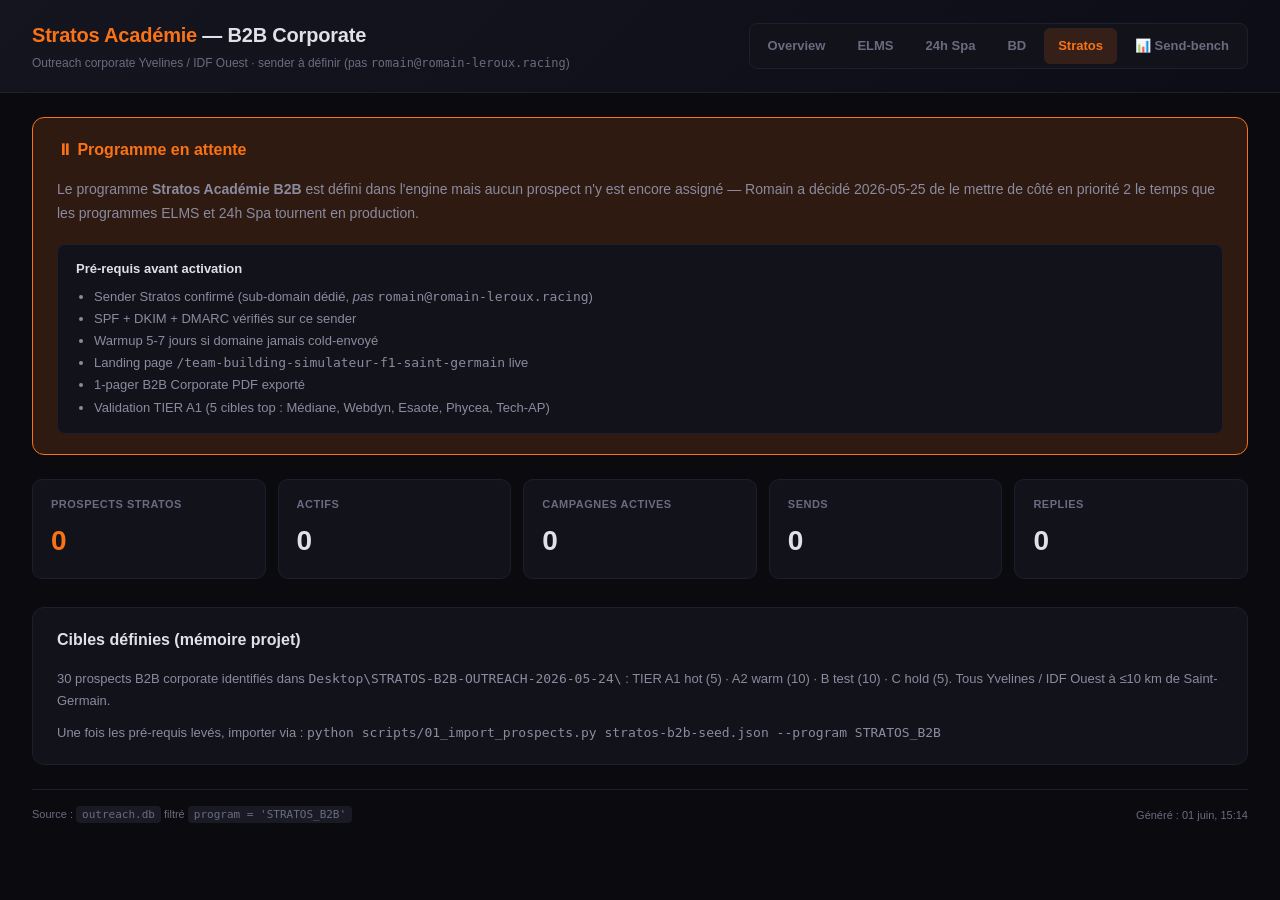
<file: outreach/stratos.html>
<!DOCTYPE html>
<html lang="fr">
<head>
<meta charset="UTF-8">
<meta name="viewport" content="width=device-width, initial-scale=1.0">
<title>Outreach Engine — Stratos Académie</title>
<link rel="stylesheet" href="_shared.css">
</head>
<body>

<div class="header">
  <div>
    <h1><span class="accent-stratos">Stratos Académie</span> — B2B Corporate</h1>
    <div class="header-sub">Outreach corporate Yvelines / IDF Ouest · sender à définir (pas <code>romain@romain-leroux.racing</code>)</div>
  </div>
  <div class="nav">
    <a href="index.html">Overview</a>
    <a href="elms.html">ELMS</a>
    <a href="spa.html">24h Spa</a>
    <a href="bd.html">BD</a>
    <a class="active stratos" href="stratos.html">Stratos</a>
    <a href="send-bench.html">📊 Send-bench</a>
  </div>
</div>

<div class="container">

  <section class="block" style="border-color:var(--stratos);border-width:1px;background:var(--stratos-soft)">
    <h2 style="color:var(--stratos)">⏸  Programme en attente</h2>
    <p style="color:var(--muted);line-height:1.7">
      Le programme <strong>Stratos Académie B2B</strong> est défini dans l'engine mais aucun prospect n'y est encore assigné — Romain a décidé 2026-05-25 de le mettre de côté en priorité 2 le temps que les programmes ELMS et 24h Spa tournent en production.
    </p>
    <div style="margin-top:18px;padding:14px 18px;background:var(--bg2);border:1px solid var(--line);border-radius:8px;font-size:13px;color:var(--muted)">
      <strong style="color:var(--text)">Pré-requis avant activation</strong>
      <ul style="margin:8px 0 0 18px;line-height:1.7">
        <li>Sender Stratos confirmé (sub-domain dédié, <em>pas</em> <code>romain@romain-leroux.racing</code>)</li>
        <li>SPF + DKIM + DMARC vérifiés sur ce sender</li>
        <li>Warmup 5-7 jours si domaine jamais cold-envoyé</li>
        <li>Landing page <code>/team-building-simulateur-f1-saint-germain</code> live</li>
        <li>1-pager B2B Corporate PDF exporté</li>
        <li>Validation TIER A1 (5 cibles top : Médiane, Webdyn, Esaote, Phycea, Tech-AP)</li>
      </ul>
    </div>
  </section>

  <div id="kpis" class="kpis"></div>

  <section class="block">
    <h2>Cibles définies (mémoire projet)</h2>
    <p style="color:var(--muted);font-size:13px;line-height:1.7">
      30 prospects B2B corporate identifiés dans <code>Desktop\STRATOS-B2B-OUTREACH-2026-05-24\</code> :
      TIER A1 hot (5) · A2 warm (10) · B test (10) · C hold (5). Tous Yvelines / IDF Ouest à ≤10 km de Saint-Germain.
    </p>
    <p style="color:var(--muted);font-size:13px;line-height:1.7;margin-top:10px">
      Une fois les pré-requis levés, importer via :
      <code>python scripts/01_import_prospects.py stratos-b2b-seed.json --program STRATOS_B2B</code>
    </p>
  </section>

  <footer class="meta">
    <span>Source : <code>outreach.db</code> filtré <code>program = 'STRATOS_B2B'</code></span>
    <span id="generated">…</span>
  </footer>

</div>

<script src="_shared.js"></script>
<script>
(async () => {
  const d = await loadJSON('data/stratos.json');
  document.getElementById('generated').textContent = 'Généré : ' + fmtDateTime(d.generated_at);
  const k = d.kpis;
  document.getElementById('kpis').innerHTML = `
    <div class="kpi stratos"><div class="kpi-label">Prospects Stratos</div><div class="kpi-value">${fmtNum(k.prospects_total)}</div></div>
    <div class="kpi"><div class="kpi-label">Actifs</div><div class="kpi-value">${fmtNum(k.prospects_active)}</div></div>
    <div class="kpi"><div class="kpi-label">Campagnes actives</div><div class="kpi-value">${fmtNum(k.campaigns_active)}</div></div>
    <div class="kpi"><div class="kpi-label">Sends</div><div class="kpi-value">${fmtNum(k.sends_total)}</div></div>
    <div class="kpi"><div class="kpi-label">Replies</div><div class="kpi-value">${fmtNum(k.replies_total)}</div></div>
  `;
})().catch(err => {
  document.body.insertAdjacentHTML('beforeend',
    `<div class="container"><div class="empty"><div class="big">⚠</div>Erreur de chargement : ${err.message}</div></div>`);
});
</script>

</body>
</html>
</file>
<file: outreach/_shared.css>
/* Outreach dashboard shared styles. Loaded by all 4 pages. */
:root {
  --bg: #0a0a0f;
  --bg2: #12121a;
  --bg3: #1a1a25;
  --line: #1e1e2e;
  --text: #e0e0e8;
  --dim: #6b6b80;
  --muted: #8b8ba0;

  --elms: #dc2626;
  --elms-soft: rgba(220, 38, 38, 0.15);
  --spa: #2563eb;
  --spa-soft: rgba(37, 99, 235, 0.15);
  --stratos: #f97316;
  --stratos-soft: rgba(249, 115, 22, 0.15);
  --bd: #a855f7;
  --bd-soft: rgba(168, 85, 247, 0.15);

  --green: #22c55e;
  --yellow: #eab308;
  --red: #ef4444;
  --blue: #3b82f6;
  --purple: #a855f7;
}

* { margin: 0; padding: 0; box-sizing: border-box; }
body {
  font-family: 'Inter', -apple-system, BlinkMacSystemFont, "Segoe UI", Roboto, sans-serif;
  background: var(--bg);
  color: var(--text);
  line-height: 1.5;
  font-size: 14px;
}

a { color: inherit; text-decoration: none; }

.header {
  background: linear-gradient(135deg, #15151f, #0d0d18);
  border-bottom: 1px solid var(--line);
  padding: 20px 32px;
  display: flex;
  align-items: center;
  justify-content: space-between;
  flex-wrap: wrap;
  gap: 16px;
}
.header h1 {
  font-size: 20px;
  font-weight: 700;
  letter-spacing: -0.01em;
}
.header h1 .accent-elms { color: var(--elms); }
.header h1 .accent-spa { color: var(--spa); }
.header h1 .accent-stratos { color: var(--stratos); }
.header h1 .accent-multi { color: var(--text); }

.header-sub {
  color: var(--dim);
  font-size: 12px;
  margin-top: 4px;
}

.nav {
  display: flex;
  gap: 4px;
  background: var(--bg2);
  padding: 4px;
  border-radius: 8px;
  border: 1px solid var(--line);
}
.nav a {
  padding: 8px 14px;
  border-radius: 6px;
  color: var(--dim);
  font-size: 13px;
  font-weight: 600;
  transition: all 0.15s;
}
.nav a:hover { color: var(--text); background: var(--bg3); }
.nav a.active.elms { background: var(--elms-soft); color: var(--elms); }
.nav a.active.spa { background: var(--spa-soft); color: var(--spa); }
.nav a.active.stratos { background: var(--stratos-soft); color: var(--stratos); }
.nav a.active.bd { background: var(--bd-soft); color: var(--bd); }
.nav a.active.overview { background: rgba(255,255,255,0.08); color: var(--text); }

.container {
  padding: 24px 32px;
  max-width: 1600px;
  margin: 0 auto;
}

/* KPI cards */
.kpis {
  display: grid;
  grid-template-columns: repeat(auto-fit, minmax(180px, 1fr));
  gap: 12px;
  margin-bottom: 28px;
}
.kpi {
  background: var(--bg2);
  border: 1px solid var(--line);
  border-radius: 10px;
  padding: 16px 18px;
}
.kpi-label {
  color: var(--dim);
  font-size: 11px;
  font-weight: 600;
  letter-spacing: 0.5px;
  text-transform: uppercase;
  margin-bottom: 8px;
}
.kpi-value {
  font-size: 28px;
  font-weight: 800;
  letter-spacing: -0.02em;
}
.kpi-sub {
  color: var(--dim);
  font-size: 11px;
  margin-top: 4px;
}
.kpi.elms .kpi-value { color: var(--elms); }
.kpi.spa .kpi-value { color: var(--spa); }
.kpi.stratos .kpi-value { color: var(--stratos); }
.kpi.bd .kpi-value { color: var(--bd); }
.kpi.green .kpi-value { color: var(--green); }
.kpi.yellow .kpi-value { color: var(--yellow); }
.kpi.red .kpi-value { color: var(--red); }
.kpi.blue .kpi-value { color: var(--blue); }

/* Section blocks */
section.block {
  background: var(--bg2);
  border: 1px solid var(--line);
  border-radius: 12px;
  padding: 20px 24px;
  margin-bottom: 24px;
}
section.block h2 {
  font-size: 16px;
  font-weight: 700;
  margin-bottom: 16px;
  display: flex;
  align-items: center;
  gap: 12px;
}
section.block h2 .count {
  background: var(--bg3);
  color: var(--muted);
  padding: 2px 8px;
  border-radius: 10px;
  font-size: 11px;
  font-weight: 600;
}

/* Filters */
.filters {
  display: flex;
  gap: 8px;
  flex-wrap: wrap;
  margin-bottom: 16px;
}
.filter-btn {
  background: var(--bg3);
  color: var(--dim);
  border: 1px solid var(--line);
  padding: 6px 12px;
  border-radius: 6px;
  font-size: 12px;
  font-weight: 600;
  cursor: pointer;
  transition: all 0.15s;
}
.filter-btn:hover { color: var(--text); }
.filter-btn.active.elms { background: var(--elms-soft); border-color: var(--elms); color: var(--elms); }
.filter-btn.active.spa { background: var(--spa-soft); border-color: var(--spa); color: var(--spa); }
.filter-btn.active.stratos { background: var(--stratos-soft); border-color: var(--stratos); color: var(--stratos); }
.filter-btn.active.neutral { background: rgba(255,255,255,0.08); border-color: var(--muted); color: var(--text); }

/* Tables */
table {
  width: 100%;
  border-collapse: collapse;
  font-size: 13px;
}
th {
  text-align: left;
  font-weight: 600;
  font-size: 11px;
  color: var(--dim);
  text-transform: uppercase;
  letter-spacing: 0.5px;
  padding: 10px 12px;
  border-bottom: 1px solid var(--line);
}
td {
  padding: 12px;
  border-bottom: 1px solid var(--line);
  vertical-align: middle;
}
tr:hover td { background: var(--bg3); }
tr:last-child td { border-bottom: none; }

.badge {
  display: inline-block;
  padding: 2px 8px;
  border-radius: 4px;
  font-size: 10px;
  font-weight: 700;
  text-transform: uppercase;
  letter-spacing: 0.5px;
  white-space: nowrap;
}
.badge.active { background: rgba(34, 197, 94, 0.15); color: var(--green); }
.badge.paused { background: rgba(234, 179, 8, 0.15); color: var(--yellow); }
.badge.replied { background: rgba(168, 85, 247, 0.15); color: var(--purple); }
.badge.bounced { background: rgba(239, 68, 68, 0.15); color: var(--red); }
.badge.archived { background: var(--bg3); color: var(--muted); }
.badge.do_not_contact { background: rgba(239,68,68,0.15); color: var(--red); }

.badge.tier-HIGH { background: rgba(34, 197, 94, 0.15); color: var(--green); }
.badge.tier-MED-HIGH { background: rgba(59, 130, 246, 0.15); color: var(--blue); }
.badge.tier-MED { background: rgba(234, 179, 8, 0.15); color: var(--yellow); }
.badge.tier-LOW { background: rgba(107, 114, 128, 0.15); color: var(--muted); }

.flag-yes { color: var(--green); font-weight: 700; }
.flag-no { color: var(--muted); }

.empty {
  text-align: center;
  padding: 60px 20px;
  color: var(--dim);
  font-style: italic;
}
.empty .big {
  font-size: 32px;
  margin-bottom: 12px;
  opacity: 0.4;
}

footer.meta {
  color: var(--dim);
  font-size: 11px;
  margin-top: 24px;
  padding-top: 16px;
  border-top: 1px solid var(--line);
  display: flex;
  justify-content: space-between;
  align-items: center;
  flex-wrap: wrap;
  gap: 8px;
}
footer.meta code {
  background: var(--bg3);
  padding: 2px 6px;
  border-radius: 4px;
  font-size: 11px;
  font-family: 'SF Mono', 'Consolas', monospace;
}
</file>
